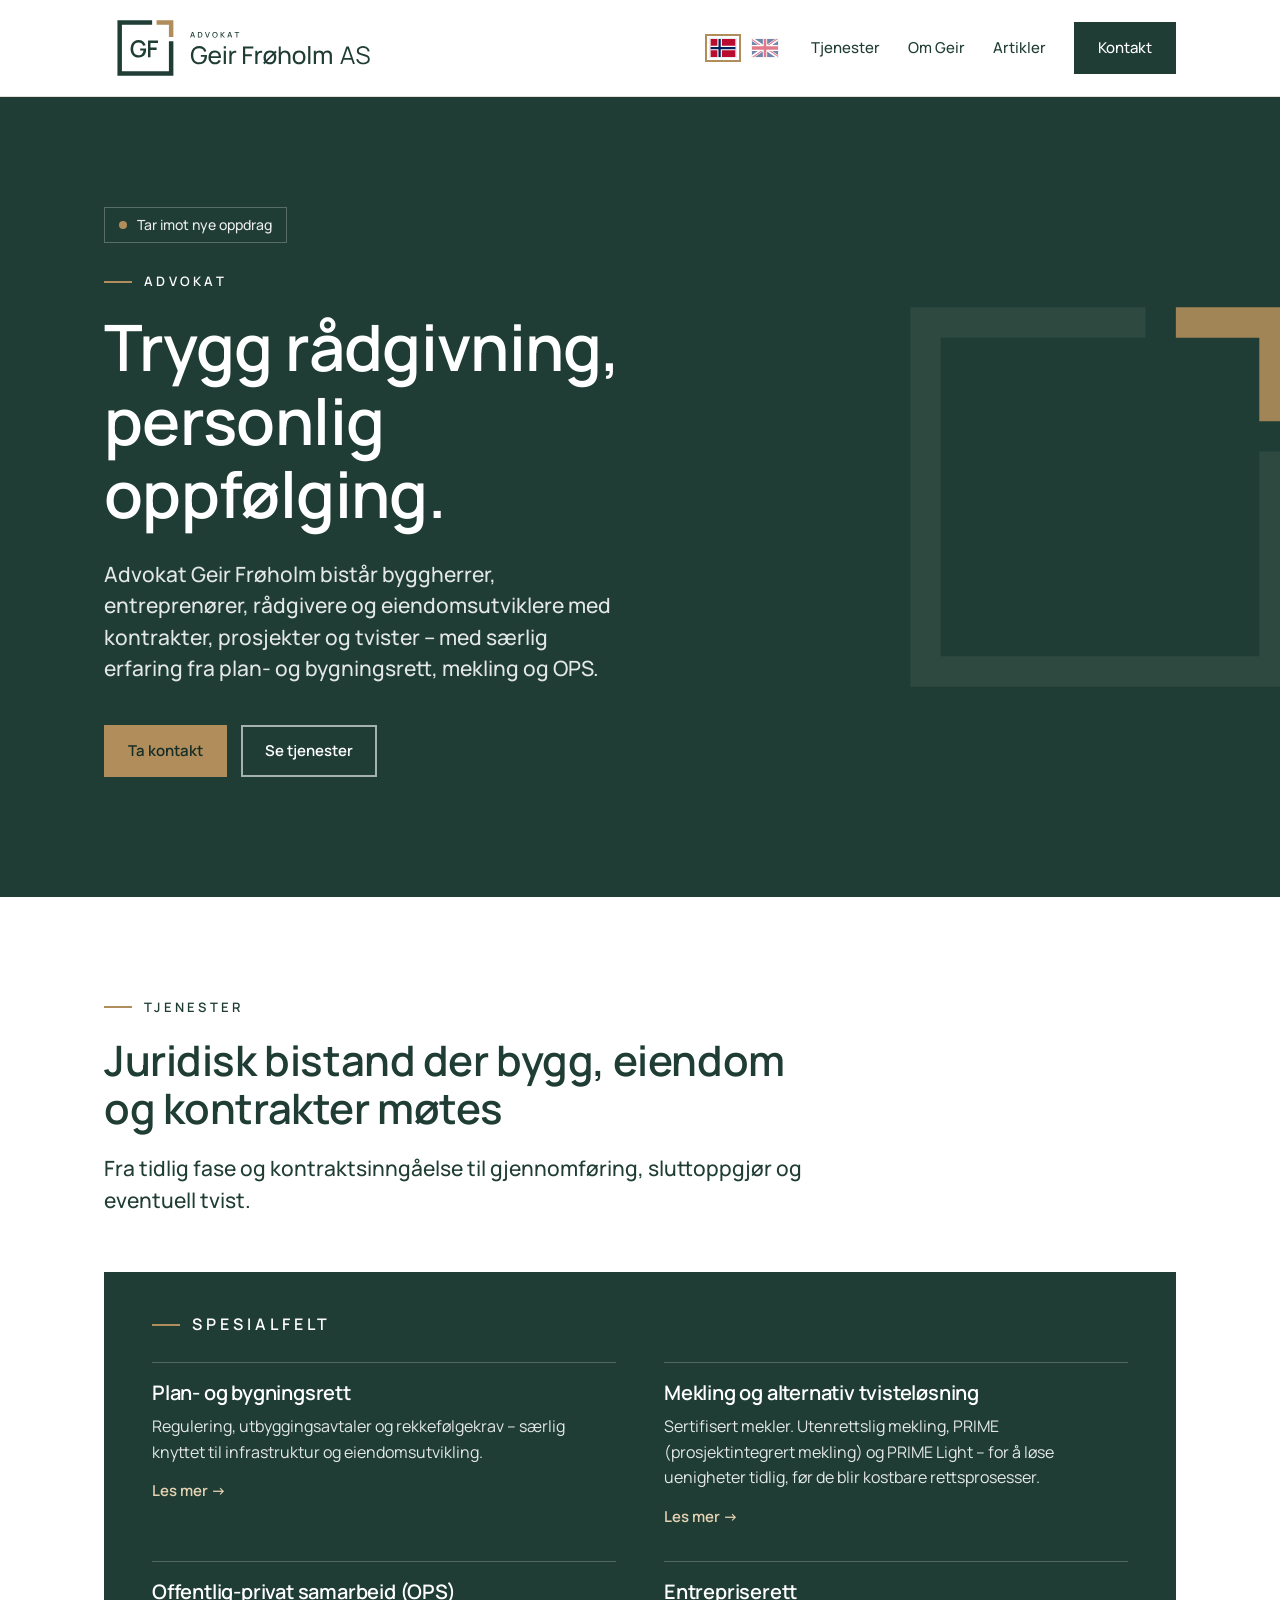
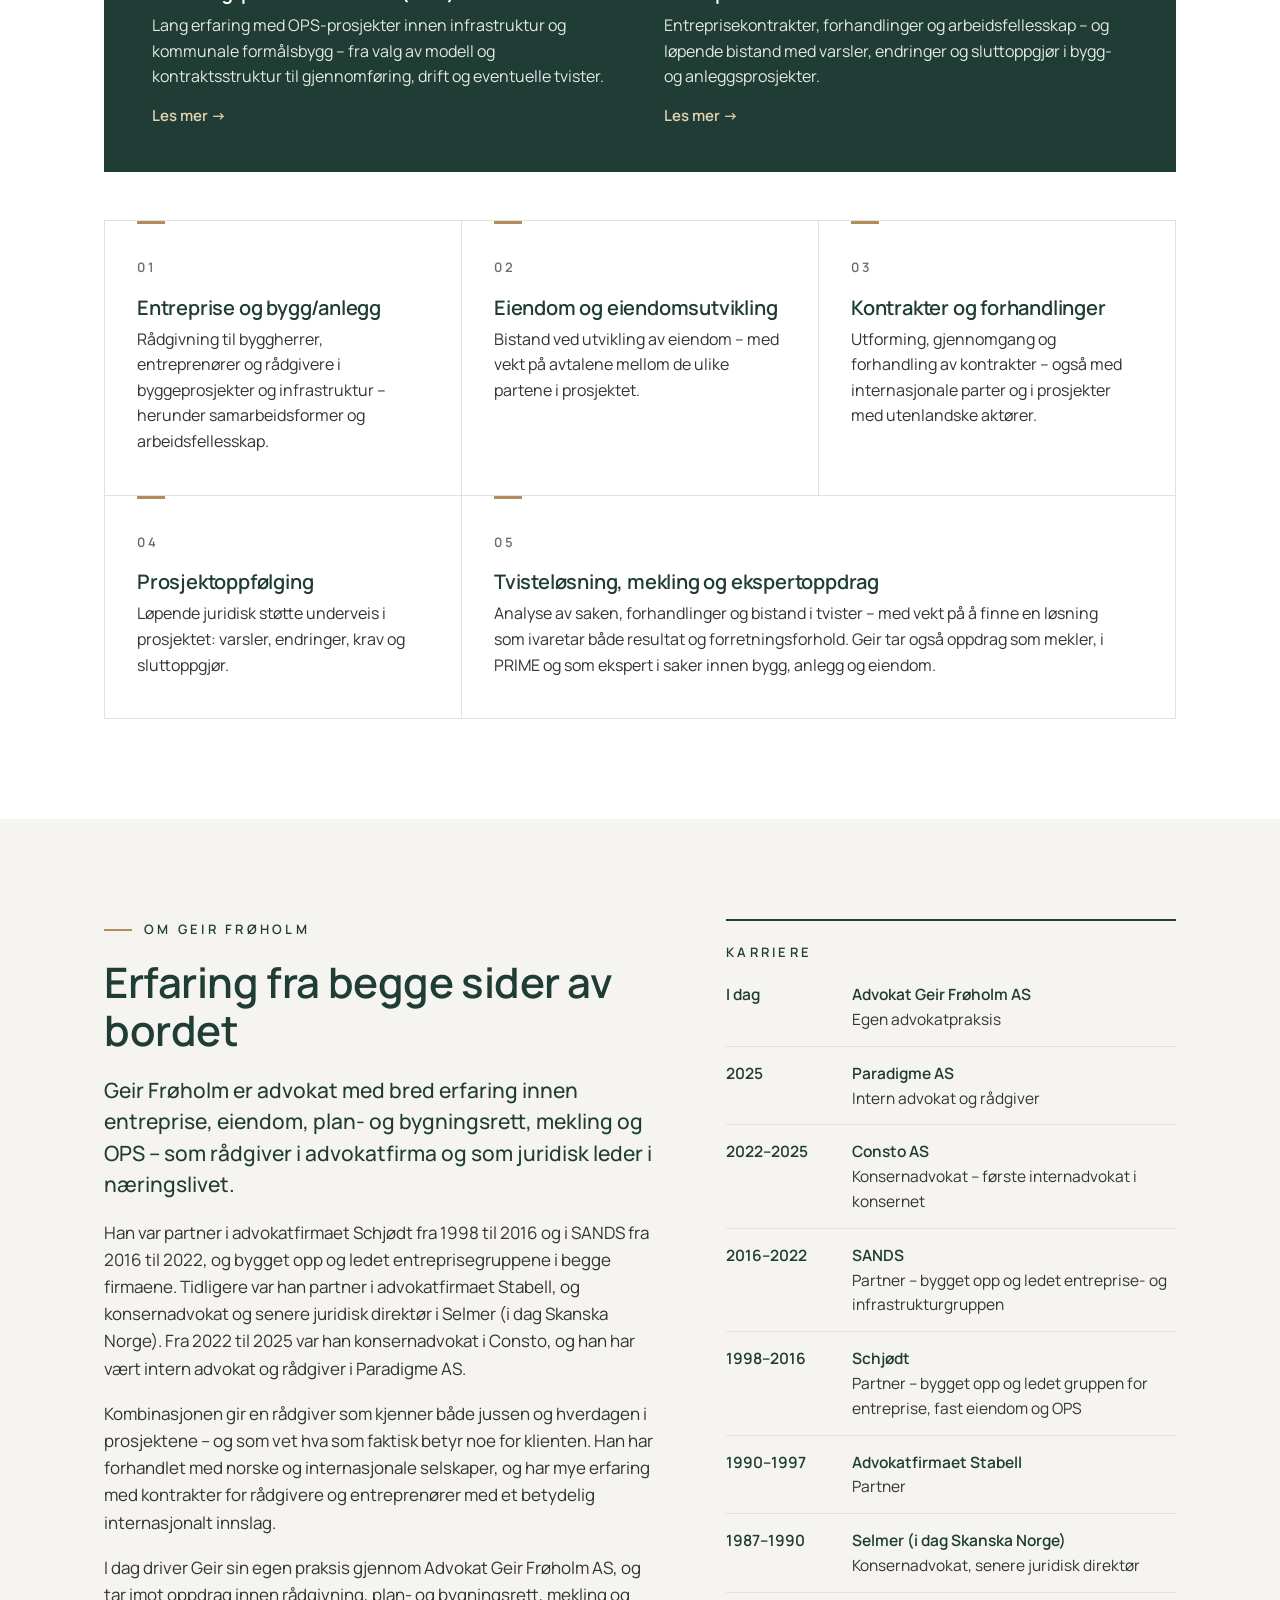
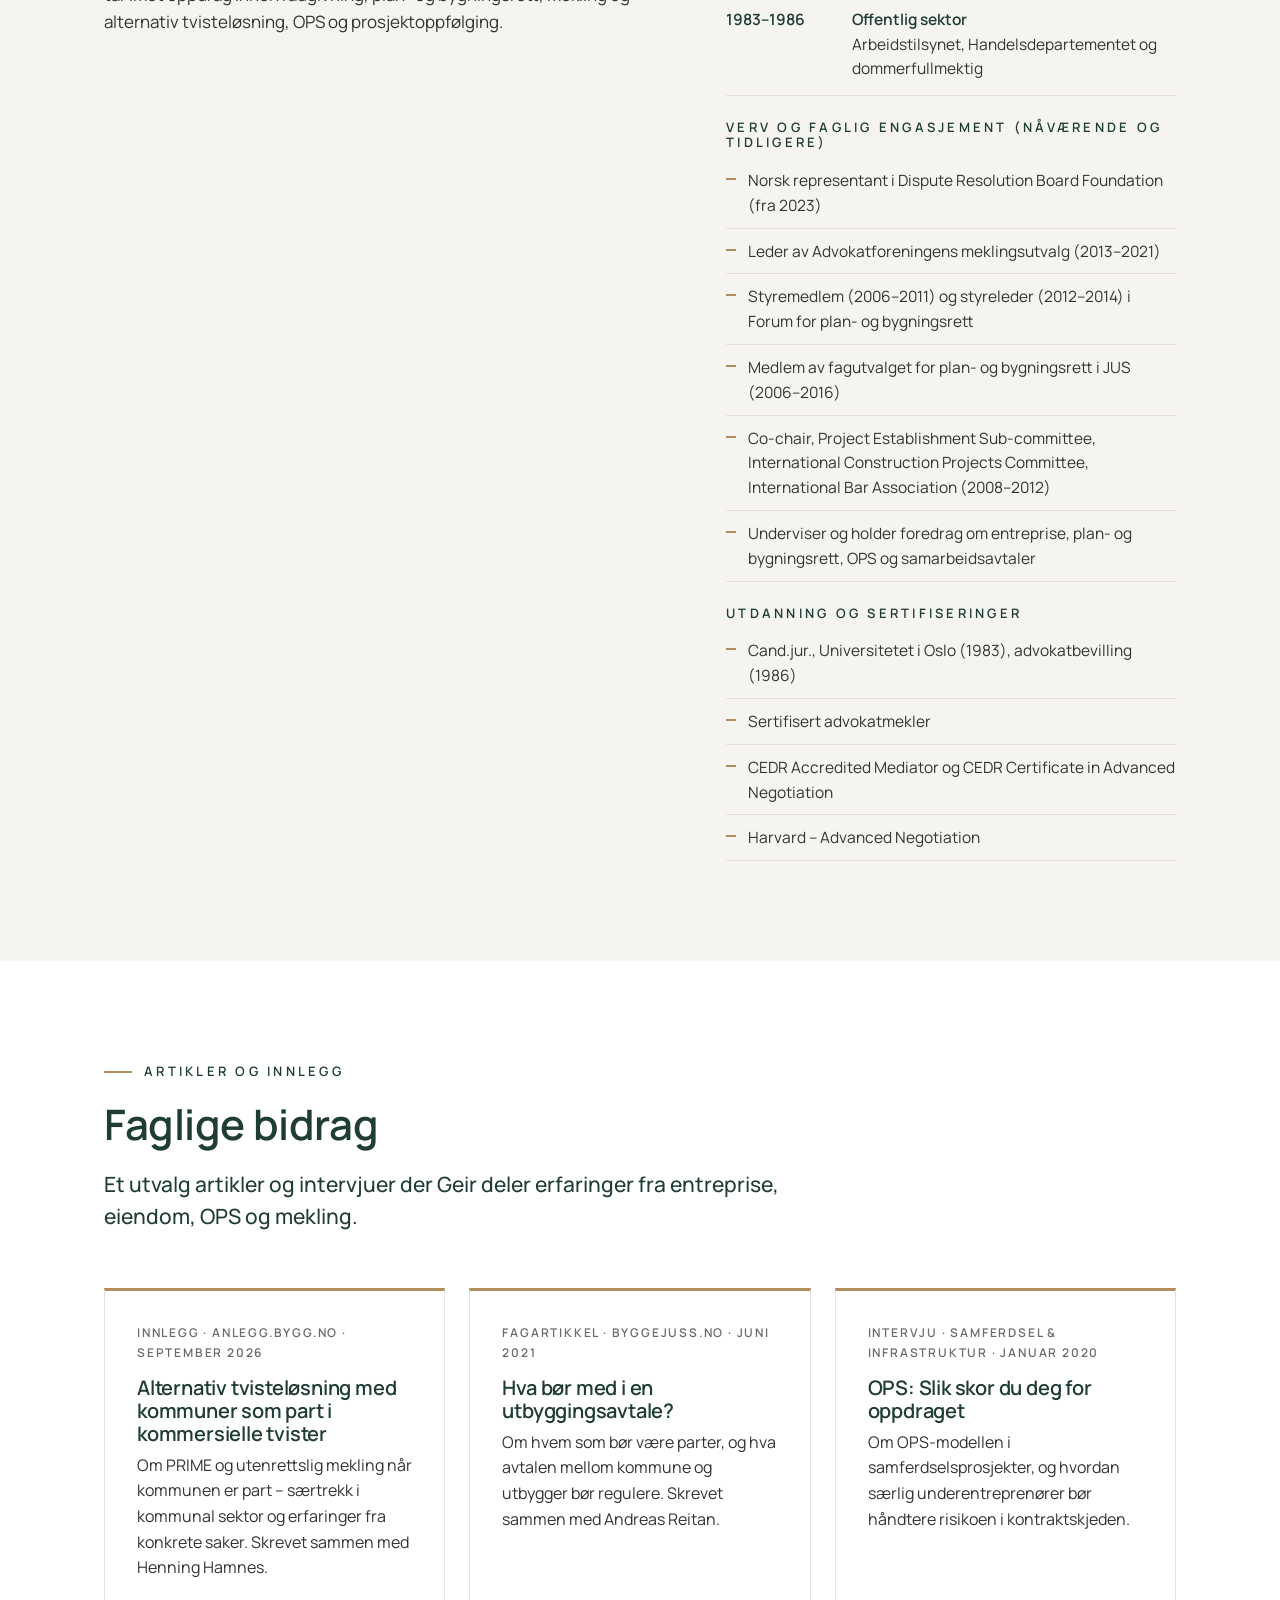
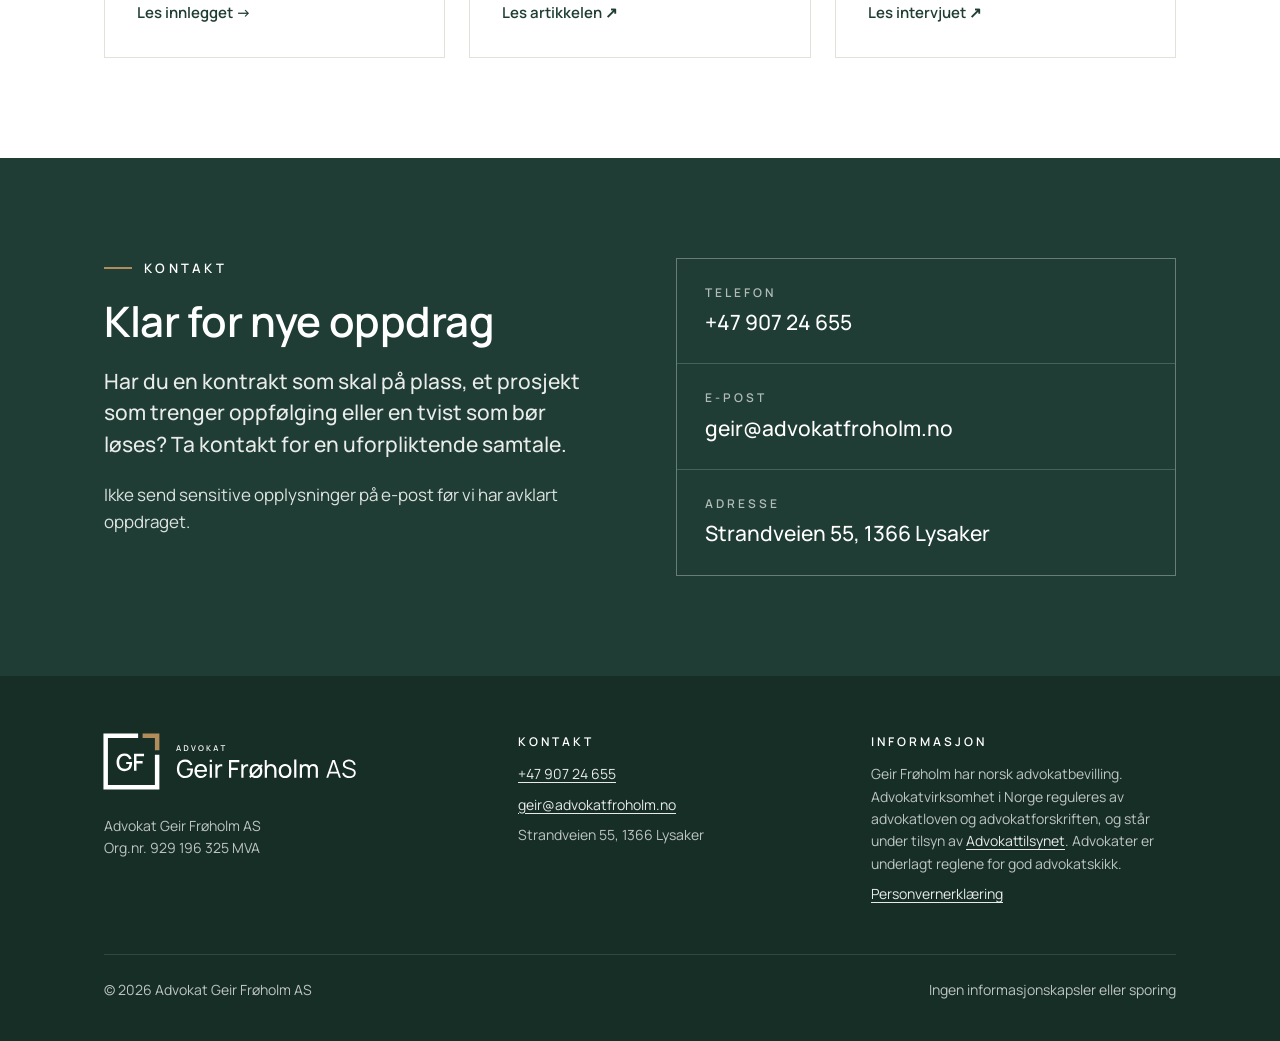
<file: index.html>
<!doctype html>
<html lang="nb">
<head>
<meta charset="utf-8">
<meta name="viewport" content="width=device-width, initial-scale=1">
<title>Advokat Geir Frøholm – plan- og bygningsrett og mekling, Lysaker</title>
<meta name="description" content="Advokat på Lysaker for byggherrer, entreprenører og utviklere: plan- og bygningsrett, mekling og alternativ tvisteløsning, OPS og kontrakter.">
<link rel="canonical" href="https://advokatfroholm.no/">
<meta property="og:type" content="website">
<meta property="og:title" content="Advokat Geir Frøholm AS">
<meta property="og:description" content="Trygg rådgivning, personlig oppfølging. Entreprise, eiendom og kontraktsrett.">
<meta property="og:url" content="https://advokatfroholm.no/">
<meta property="og:image" content="https://advokatfroholm.no/assets/og-image.png">
<meta property="og:locale" content="nb_NO">
<meta property="og:image:width" content="1200">
<meta property="og:image:height" content="630">
<meta property="og:image:alt" content="Advokat Geir Frøholm AS">
<meta property="og:site_name" content="Advokat Geir Frøholm AS">
<meta name="twitter:card" content="summary_large_image">
<meta property="og:locale:alternate" content="en_GB">
<meta name="theme-color" content="#1F3D34">
<link rel="icon" href="/favicon.ico" sizes="any">
<link rel="icon" href="/favicon.svg" type="image/svg+xml">
<link rel="apple-touch-icon" href="/apple-touch-icon.png">
<link rel="preload" href="/assets/manrope.woff2" as="font" type="font/woff2" crossorigin>
<link rel="alternate" hreflang="nb" href="https://advokatfroholm.no/">
<link rel="alternate" hreflang="en" href="https://advokatfroholm.no/en/">
<link rel="alternate" hreflang="x-default" href="https://advokatfroholm.no/">
<link rel="stylesheet" href="/assets/style.css">
<script type="application/ld+json">
{
  "@context": "https://schema.org",
  "@graph": [
    {
      "@type": "LegalService",
      "@id": "https://advokatfroholm.no/#firma",
      "name": "Advokat Geir Frøholm AS",
      "url": "https://advokatfroholm.no/",
      "logo": {
        "@type": "ImageObject",
        "url": "https://advokatfroholm.no/assets/icon-512.png",
        "width": 512,
        "height": 512
      },
      "image": "https://advokatfroholm.no/assets/og-image.png",
      "description": "Advokat for byggherrer, entreprenører, rådgivere, eiendomsutviklere og kommuner innen plan- og bygningsrett, mekling og alternativ tvisteløsning, OPS og entreprise.",
      "telephone": "+47 907 24 655",
      "email": "geir@advokatfroholm.no",
      "taxID": "929196325",
      "vatID": "NO929196325MVA",
      "areaServed": {
        "@type": "Country",
        "name": "Norge"
      },
      "address": {
        "@type": "PostalAddress",
        "streetAddress": "Strandveien 55",
        "postalCode": "1366",
        "addressLocality": "Lysaker",
        "addressRegion": "Akershus",
        "addressCountry": "NO"
      },
      "founder": {
        "@id": "https://advokatfroholm.no/#geir"
      },
      "knowsAbout": [
        "Plan- og bygningsrett",
        "Utbyggingsavtaler",
        "Rekkefølgekrav",
        "Mekling",
        "Prosjektintegrert mekling (PRIME)",
        "Alternativ tvisteløsning",
        "Offentlig-privat samarbeid (OPS)",
        "Entrepriserett",
        "Eiendomsrett",
        "Kontraktsrett"
      ],
      "hasOfferCatalog": {
        "@type": "OfferCatalog",
        "name": "Fagområder",
        "itemListElement": [
          {
            "@type": "Offer",
            "itemOffered": {
              "@type": "Service",
              "name": "Plan- og bygningsrett",
              "url": "https://advokatfroholm.no/plan-og-bygningsrett.html"
            }
          },
          {
            "@type": "Offer",
            "itemOffered": {
              "@type": "Service",
              "name": "Mekling og alternativ tvisteløsning",
              "url": "https://advokatfroholm.no/mekling.html"
            }
          },
          {
            "@type": "Offer",
            "itemOffered": {
              "@type": "Service",
              "name": "Offentlig-privat samarbeid (OPS)",
              "url": "https://advokatfroholm.no/ops.html"
            }
          },
          {
            "@type": "Offer",
            "itemOffered": {
              "@type": "Service",
              "name": "Entrepriserett",
              "url": "https://advokatfroholm.no/entrepriserett.html"
            }
          }
        ]
      }
    },
    {
      "@type": "Person",
      "@id": "https://advokatfroholm.no/#geir",
      "name": "Geir Frøholm",
      "jobTitle": "Advokat",
      "url": "https://advokatfroholm.no/#om",
      "worksFor": {
        "@id": "https://advokatfroholm.no/#firma"
      }
    },
    {
      "@type": "WebSite",
      "@id": "https://advokatfroholm.no/#nettsted",
      "url": "https://advokatfroholm.no/",
      "name": "Advokat Geir Frøholm",
      "alternateName": "Advokat Geir Frøholm AS",
      "inLanguage": [
        "nb",
        "en"
      ],
      "publisher": {
        "@id": "https://advokatfroholm.no/#firma"
      }
    }
  ]
}
</script>
</head>
<body>

<header class="topp">
  <div class="wrap">
    <a class="logo" href="/" aria-label="Advokat Geir Frøholm AS – til forsiden"><img class="hel" src="/assets/logo-farge.svg" alt="Advokat Geir Frøholm AS" width="500" height="148"><img class="symbol" src="/assets/symbol-farge.svg" alt="Advokat Geir Frøholm AS" width="116" height="116">
    </a>
    <nav class="meny" aria-label="Hovedmeny">
      <div class="sprak" role="group" aria-label="Språk / Language"><a href="/" hreflang="nb" lang="nb" title="Norsk" aria-label="Norsk" aria-current="true"><svg viewBox="0 0 22 16" aria-hidden="true"><rect width="22" height="16" fill="#BA0C2F"/><path d="M6 0h4v16H6zM0 6h22v4H0z" fill="#fff"/><path d="M7 0h2v16H7zM0 7h22v2H0z" fill="#00205B"/></svg></a><a href="/en/" hreflang="en" lang="en" title="English" aria-label="English"><svg viewBox="0 0 60 30" aria-hidden="true" preserveAspectRatio="none"><clipPath id="uk-t"><path d="M30 15h30v15zv15H0zH0V0zV0h30z"/></clipPath><path d="M0 0v30h60V0z" fill="#012169"/><path d="M0 0l60 30m0-30L0 30" stroke="#fff" stroke-width="6"/><path d="M0 0l60 30m0-30L0 30" clip-path="url(#uk-t)" stroke="#C8102E" stroke-width="4"/><path d="M30 0v30M0 15h60" stroke="#fff" stroke-width="10"/><path d="M30 0v30M0 15h60" stroke="#C8102E" stroke-width="6"/></svg></a></div>
      <div class="meny-lenker" id="meny-lenker">
        <a href="#tjenester">Tjenester</a>
        <a href="#om">Om Geir</a>
        <a href="#artikler">Artikler</a>
      </div>
      <a class="knapp" href="#kontakt">Kontakt</a>
      <button class="meny-knapp" type="button" aria-label="Meny" aria-expanded="false" aria-controls="meny-lenker"><svg viewBox="0 0 24 24" width="24" height="24" aria-hidden="true"><path d="M3 6h18M3 12h18M3 18h18" fill="none" stroke="currentColor" stroke-width="2"/></svg></button>
    </nav>
  </div>
</header>

<main>

<section class="hero">
  <svg class="hero-hjorne" viewBox="-8 -8 116 116" aria-hidden="true">
    <path d="M0 0H62V8H8V92H92V38H100V100H0Z" fill="#FFFFFF" fill-opacity=".07"/>
    <path d="M70 0H100V30H92V8H70Z" fill="#B08D5B"/>
  </svg>
  <div class="wrap">
    <span class="status"><i></i>Tar imot nye oppdrag</span>
    <p class="etikett">Advokat</p>
    <h1>Trygg rådgivning, personlig oppfølging.</h1>
    <p class="ingress">Advokat Geir Frøholm bistår byggherrer, entreprenører, rådgivere og eiendomsutviklere med kontrakter, prosjekter og tvister – med særlig erfaring fra plan- og bygningsrett, mekling og OPS.</p>
    <div class="knapper">
      <a class="knapp messing" href="#kontakt">Ta kontakt</a>
      <a class="knapp lys" href="#tjenester">Se tjenester</a>
    </div>
  </div>
</section>

<section id="tjenester">
  <div class="wrap">
    <div class="hode">
      <p class="etikett">Tjenester</p>
      <h2>Juridisk bistand der bygg, eiendom og kontrakter møtes</h2>
      <p class="ingress">Fra tidlig fase og kontraktsinngåelse til gjennomføring, sluttoppgjør og eventuell tvist.</p>
    </div>
    <div class="spesial">
      <p class="etikett">Spesialfelt</p>
      <div class="spesial-grid">
        <div>
          <h3><a href="/plan-og-bygningsrett.html">Plan- og bygningsrett</a></h3>
          <p>Regulering, utbyggingsavtaler og rekkefølgekrav – særlig knyttet til infrastruktur og eiendomsutvikling.</p>
          <a class="les-mer" href="/plan-og-bygningsrett.html">Les mer →</a>
        </div>
        <div>
          <h3><a href="/mekling.html">Mekling og alternativ tvisteløsning</a></h3>
          <p>Sertifisert mekler. Utenrettslig mekling, PRIME (prosjektintegrert mekling) og PRIME Light – for å løse uenigheter tidlig, før de blir kostbare rettsprosesser.</p>
          <a class="les-mer" href="/mekling.html">Les mer →</a>
        </div>
        <div>
          <h3><a href="/ops.html">Offentlig-privat samarbeid (OPS)</a></h3>
          <p>Lang erfaring med OPS-prosjekter innen infrastruktur og kommunale formålsbygg – fra valg av modell og kontraktsstruktur til gjennomføring, drift og eventuelle tvister.</p>
          <a class="les-mer" href="/ops.html">Les mer →</a>
        </div>
        <div>
          <h3><a href="/entrepriserett.html">Entrepriserett</a></h3>
          <p>Entreprisekontrakter, forhandlinger og arbeidsfellesskap – og løpende bistand med varsler, endringer og sluttoppgjør i bygg- og anleggsprosjekter.</p>
          <a class="les-mer" href="/entrepriserett.html">Les mer →</a>
        </div>
      </div>
    </div>
    <div class="tjenester">
      <article class="tjeneste">
        <span class="nr">01</span>
        <h3>Entreprise og bygg/anlegg</h3>
        <p>Rådgivning til byggherrer, entreprenører og rådgivere i byggeprosjekter og infrastruktur – herunder samarbeidsformer og arbeidsfellesskap.</p>
      </article>
      <article class="tjeneste">
        <span class="nr">02</span>
        <h3>Eiendom og eiendomsutvikling</h3>
        <p>Bistand ved utvikling av eiendom – med vekt på avtalene mellom de ulike partene i prosjektet.</p>
      </article>
      <article class="tjeneste">
        <span class="nr">03</span>
        <h3>Kontrakter og forhandlinger</h3>
        <p>Utforming, gjennomgang og forhandling av kontrakter – også med internasjonale parter og i prosjekter med utenlandske aktører.</p>
      </article>
      <article class="tjeneste">
        <span class="nr">04</span>
        <h3>Prosjektoppfølging</h3>
        <p>Løpende juridisk støtte underveis i prosjektet: varsler, endringer, krav og sluttoppgjør.</p>
      </article>
      <article class="tjeneste">
        <span class="nr">05</span>
        <h3>Tvisteløsning, mekling og ekspertoppdrag</h3>
        <p>Analyse av saken, forhandlinger og bistand i tvister – med vekt på å finne en løsning som ivaretar både resultat og forretningsforhold. Geir tar også oppdrag som mekler, i PRIME og som ekspert i saker innen bygg, anlegg og eiendom.</p>
      </article>
    </div>
  </div>
</section>

<section id="om" class="lys-bg">
  <div class="wrap om">
    <div>
      <p class="etikett">Om Geir Frøholm</p>
      <h2>Erfaring fra begge sider av bordet</h2>
      <p class="ingress">Geir Frøholm er advokat med bred erfaring innen entreprise, eiendom, plan- og bygningsrett, mekling og OPS – som rådgiver i advokatfirma og som juridisk leder i næringslivet.</p>
      <p>Han var partner i advokatfirmaet Schjødt fra 1998 til 2016 og i SANDS fra 2016 til 2022, og bygget opp og ledet entreprisegruppene i begge firmaene. Tidligere var han partner i advokatfirmaet Stabell, og konsernadvokat og senere juridisk direktør i Selmer (i dag Skanska Norge). Fra 2022 til 2025 var han konsernadvokat i Consto, og han har vært intern advokat og rådgiver i Paradigme AS.</p>
      <p>Kombinasjonen gir en rådgiver som kjenner både jussen og hverdagen i prosjektene – og som vet hva som faktisk betyr noe for klienten. Han har forhandlet med norske og internasjonale selskaper, og har mye erfaring med kontrakter for rådgivere og entreprenører med et betydelig internasjonalt innslag.</p>
      <p>I dag driver Geir sin egen praksis gjennom Advokat Geir Frøholm AS, og tar imot oppdrag innen rådgivning, plan- og bygningsrett, mekling og alternativ tvisteløsning, OPS og prosjektoppfølging.</p>
    </div>
    <aside class="fakta" aria-label="Karriere og verv">
      <h3>Karriere</h3>
      <ul class="tidslinje">
        <li><span class="aar">I dag</span><span><b>Advokat Geir Frøholm AS</b>Egen advokatpraksis</span></li>
        <li><span class="aar">2025</span><span><b>Paradigme AS</b>Intern advokat og rådgiver</span></li>
        <li><span class="aar">2022–2025</span><span><b>Consto AS</b>Konsernadvokat – første internadvokat i konsernet</span></li>
        <li><span class="aar">2016–2022</span><span><b>SANDS</b>Partner – bygget opp og ledet entreprise- og infrastrukturgruppen</span></li>
        <li><span class="aar">1998–2016</span><span><b>Schjødt</b>Partner – bygget opp og ledet gruppen for entreprise, fast eiendom og OPS</span></li>
        <li><span class="aar">1990–1997</span><span><b>Advokatfirmaet Stabell</b>Partner</span></li>
        <li><span class="aar">1987–1990</span><span><b>Selmer (i dag Skanska Norge)</b>Konsernadvokat, senere juridisk direktør</span></li>
        <li><span class="aar">1983–1986</span><span><b>Offentlig sektor</b>Arbeidstilsynet, Handelsdepartementet og dommerfullmektig</span></li>
      </ul>
      <h3>Verv og faglig engasjement (nåværende og tidligere)</h3>
      <ul class="verv">
        <li>Norsk representant i Dispute Resolution Board Foundation (fra 2023)</li>
        <li>Leder av Advokatforeningens meklingsutvalg (2013–2021)</li>
        <li>Styremedlem (2006–2011) og styreleder (2012–2014) i Forum for plan- og bygningsrett</li>
        <li>Medlem av fagutvalget for plan- og bygningsrett i JUS (2006–2016)</li>
        <li>Co-chair, Project Establishment Sub-committee, International Construction Projects Committee, International Bar Association (2008–2012)</li>
        <li>Underviser og holder foredrag om entreprise, plan- og bygningsrett, OPS og samarbeidsavtaler</li>
      </ul>
      <h3>Utdanning og sertifiseringer</h3>
      <ul class="verv">
        <li>Cand.jur., Universitetet i Oslo (1983), advokatbevilling (1986)</li>
        <li>Sertifisert advokatmekler</li>
        <li>CEDR Accredited Mediator og CEDR Certificate in Advanced Negotiation</li>
        <li>Harvard – Advanced Negotiation</li>
      </ul>
    </aside>
  </div>
</section>


<section id="artikler">
  <div class="wrap">
    <div class="hode">
      <p class="etikett">Artikler og innlegg</p>
      <h2>Faglige bidrag</h2>
      <p class="ingress">Et utvalg artikler og intervjuer der Geir deler erfaringer fra entreprise, eiendom, OPS og mekling.</p>
    </div>
    <div class="artikler">
      <a class="artikkel" href="/artikler/alternativ-tvistelosning-kommuner.html">
        <span class="meta">Innlegg · anlegg.bygg.no · September 2026</span>
        <h3>Alternativ tvisteløsning med kommuner som part i kommersielle tvister</h3>
        <p>Om PRIME og utenrettslig mekling når kommunen er part – særtrekk i kommunal sektor og erfaringer fra konkrete saker. Skrevet sammen med Henning Hamnes.</p>
        <span class="les">Les innlegget →</span>
      </a>
      <a class="artikkel" href="https://byggejuss.no/hva-bor-med-i-en-utbyggingsavtale/" target="_blank" rel="noopener">
        <span class="meta">Fagartikkel · byggejuss.no · Juni 2021</span>
        <h3>Hva bør med i en utbyggingsavtale?</h3>
        <p>Om hvem som bør være parter, og hva avtalen mellom kommune og utbygger bør regulere. Skrevet sammen med Andreas Reitan.</p>
        <span class="les">Les artikkelen ↗</span>
      </a>
      <a class="artikkel" href="https://www.samferdselinfra.no/ops-slik-skor-du-deg-for-oppdraget/" target="_blank" rel="noopener">
        <span class="meta">Intervju · Samferdsel &amp; Infrastruktur · Januar 2020</span>
        <h3>OPS: Slik skor du deg for oppdraget</h3>
        <p>Om OPS-modellen i samferdselsprosjekter, og hvordan særlig underentreprenører bør håndtere risikoen i kontraktskjeden.</p>
        <span class="les">Les intervjuet ↗</span>
      </a>
    </div>
  </div>
</section>

<section id="kontakt" class="kontakt">
  <div class="wrap kontakt-grid">
    <div>
      <p class="etikett">Kontakt</p>
      <h2>Klar for nye oppdrag</h2>
      <p class="ingress" style="color:rgba(255,255,255,.9)">Har du en kontrakt som skal på plass, et prosjekt som trenger oppfølging eller en tvist som bør løses? Ta kontakt for en uforpliktende samtale.</p>
      <p>Ikke send sensitive opplysninger på e-post før vi har avklart oppdraget.</p>
    </div>
    <div class="kanaler">
      <a class="kanal" href="tel:+4790724655"><small>Telefon</small><span>+47 907 24 655</span></a>
      <a class="kanal" href="mailto:geir@advokatfroholm.no"><small>E-post</small><span>geir@advokatfroholm.no</span></a>
      <div class="kanal"><small>Adresse</small><span>Strandveien 55, 1366 Lysaker</span></div>
    </div>
  </div>
</section>

</main>

<footer class="bunn">
  <div class="wrap">
    <div class="bunn-grid">
      <div>
        <img src="/assets/logo-negativ.svg" alt="Advokat Geir Frøholm AS" width="500" height="148" loading="lazy">
        <p>Advokat Geir Frøholm AS<br>Org.nr. 929 196 325 MVA</p>
      </div>
      <div>
        <p class="bunn-tittel">Kontakt</p>
        <p><a href="tel:+4790724655">+47 907 24 655</a></p>
        <p><a href="mailto:geir@advokatfroholm.no">geir@advokatfroholm.no</a></p>
        <p>Strandveien 55, 1366 Lysaker</p>
      </div>
      <div>
        <p class="bunn-tittel">Informasjon</p>
        <p>Geir Frøholm har norsk advokatbevilling. Advokatvirksomhet i Norge reguleres av advokatloven og advokatforskriften, og står under tilsyn av <a href="https://tilsynet.no" rel="noopener">Advokattilsynet</a>. Advokater er underlagt reglene for god advokatskikk.</p>
        <p><a href="/personvern.html">Personvernerklæring</a></p>
      </div>
    </div>
    <div class="smaa">
      <span>© <span id="aar">2026</span> Advokat Geir Frøholm AS</span>
      <span>Ingen informasjonskapsler eller sporing</span>
    </div>
  </div>
</footer>

<script>document.getElementById("aar").textContent = new Date().getFullYear();</script>
<script>
(function () {
  var topp = document.querySelector(".topp"), knapp = document.querySelector(".meny-knapp");
  if (!topp || !knapp) return;
  function sett(aapen) { topp.classList.toggle("aapen", aapen); knapp.setAttribute("aria-expanded", aapen ? "true" : "false"); }
  knapp.addEventListener("click", function () { sett(!topp.classList.contains("aapen")); });
  document.getElementById("meny-lenker").addEventListener("click", function (e) { if (e.target.closest("a")) sett(false); });
  document.addEventListener("keydown", function (e) { if (e.key === "Escape" && topp.classList.contains("aapen")) { sett(false); knapp.focus(); } });
})();
</script>
</body>
</html>
</file>
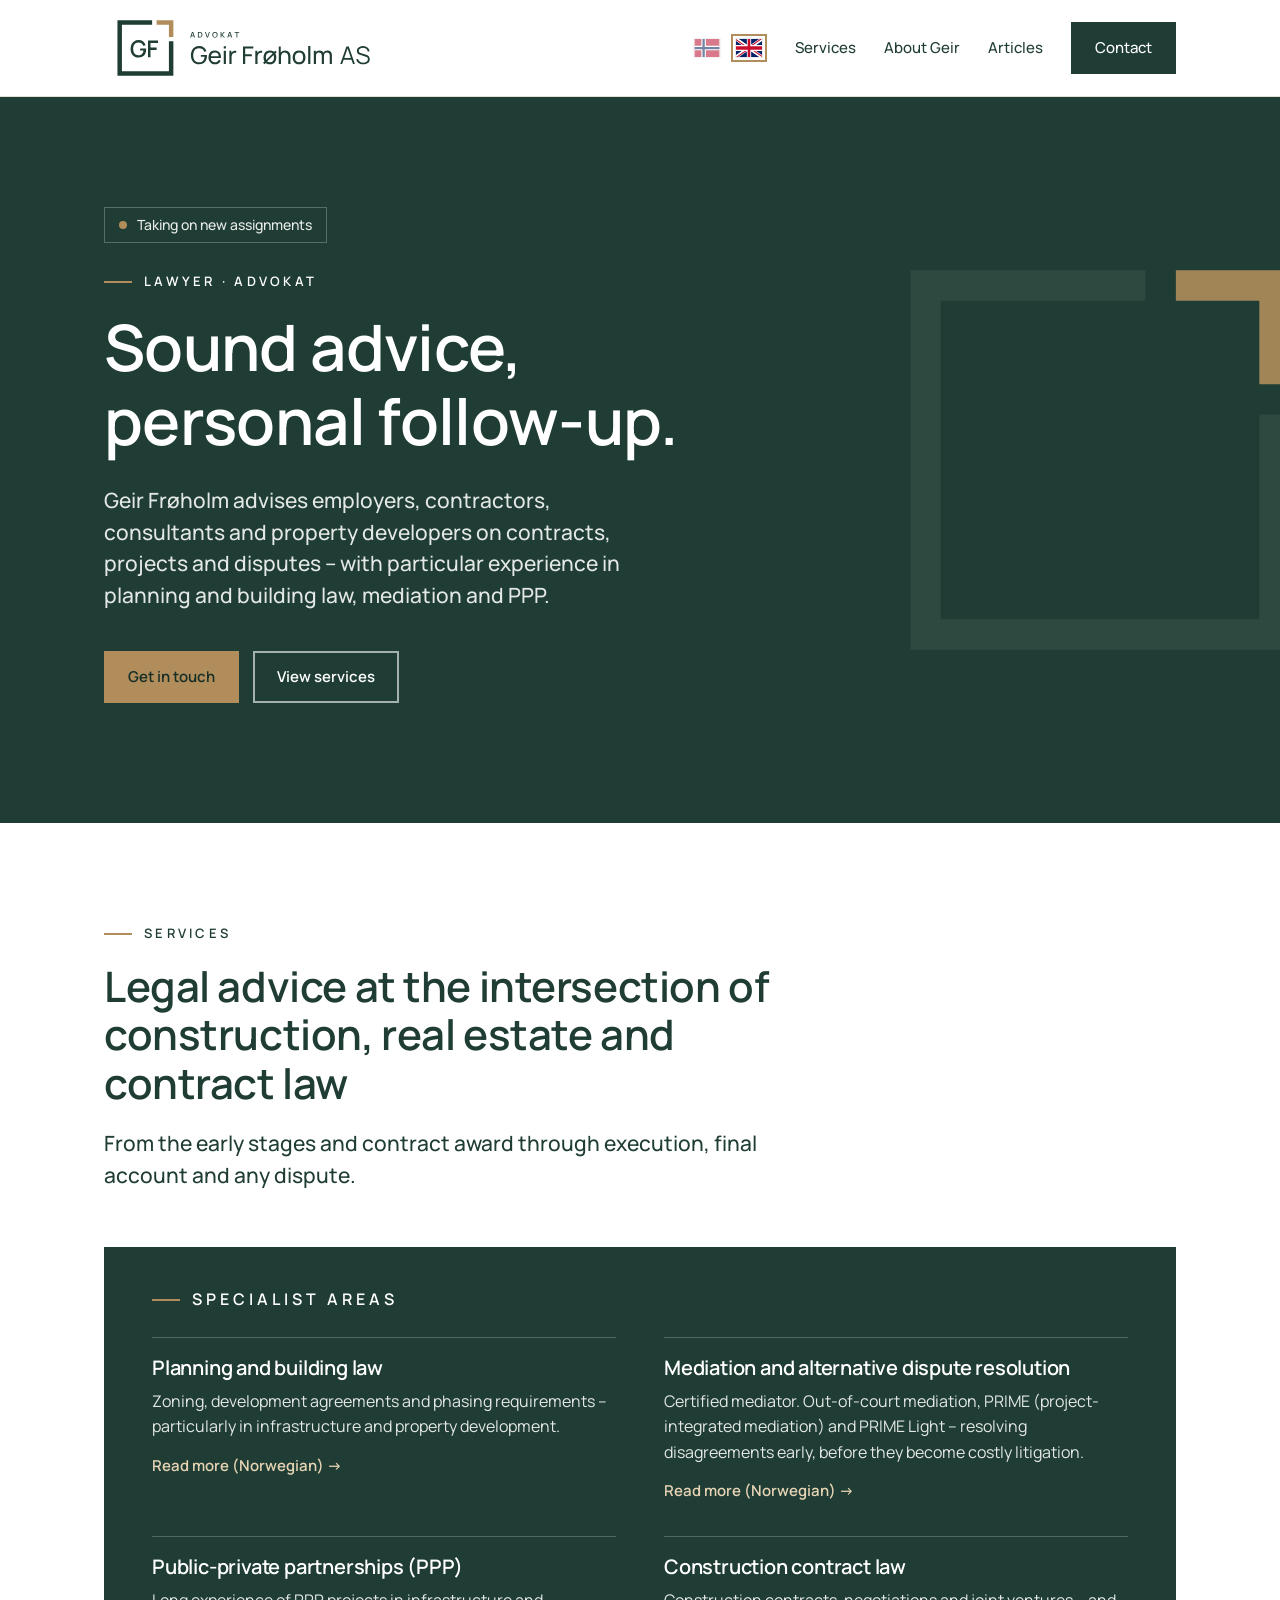
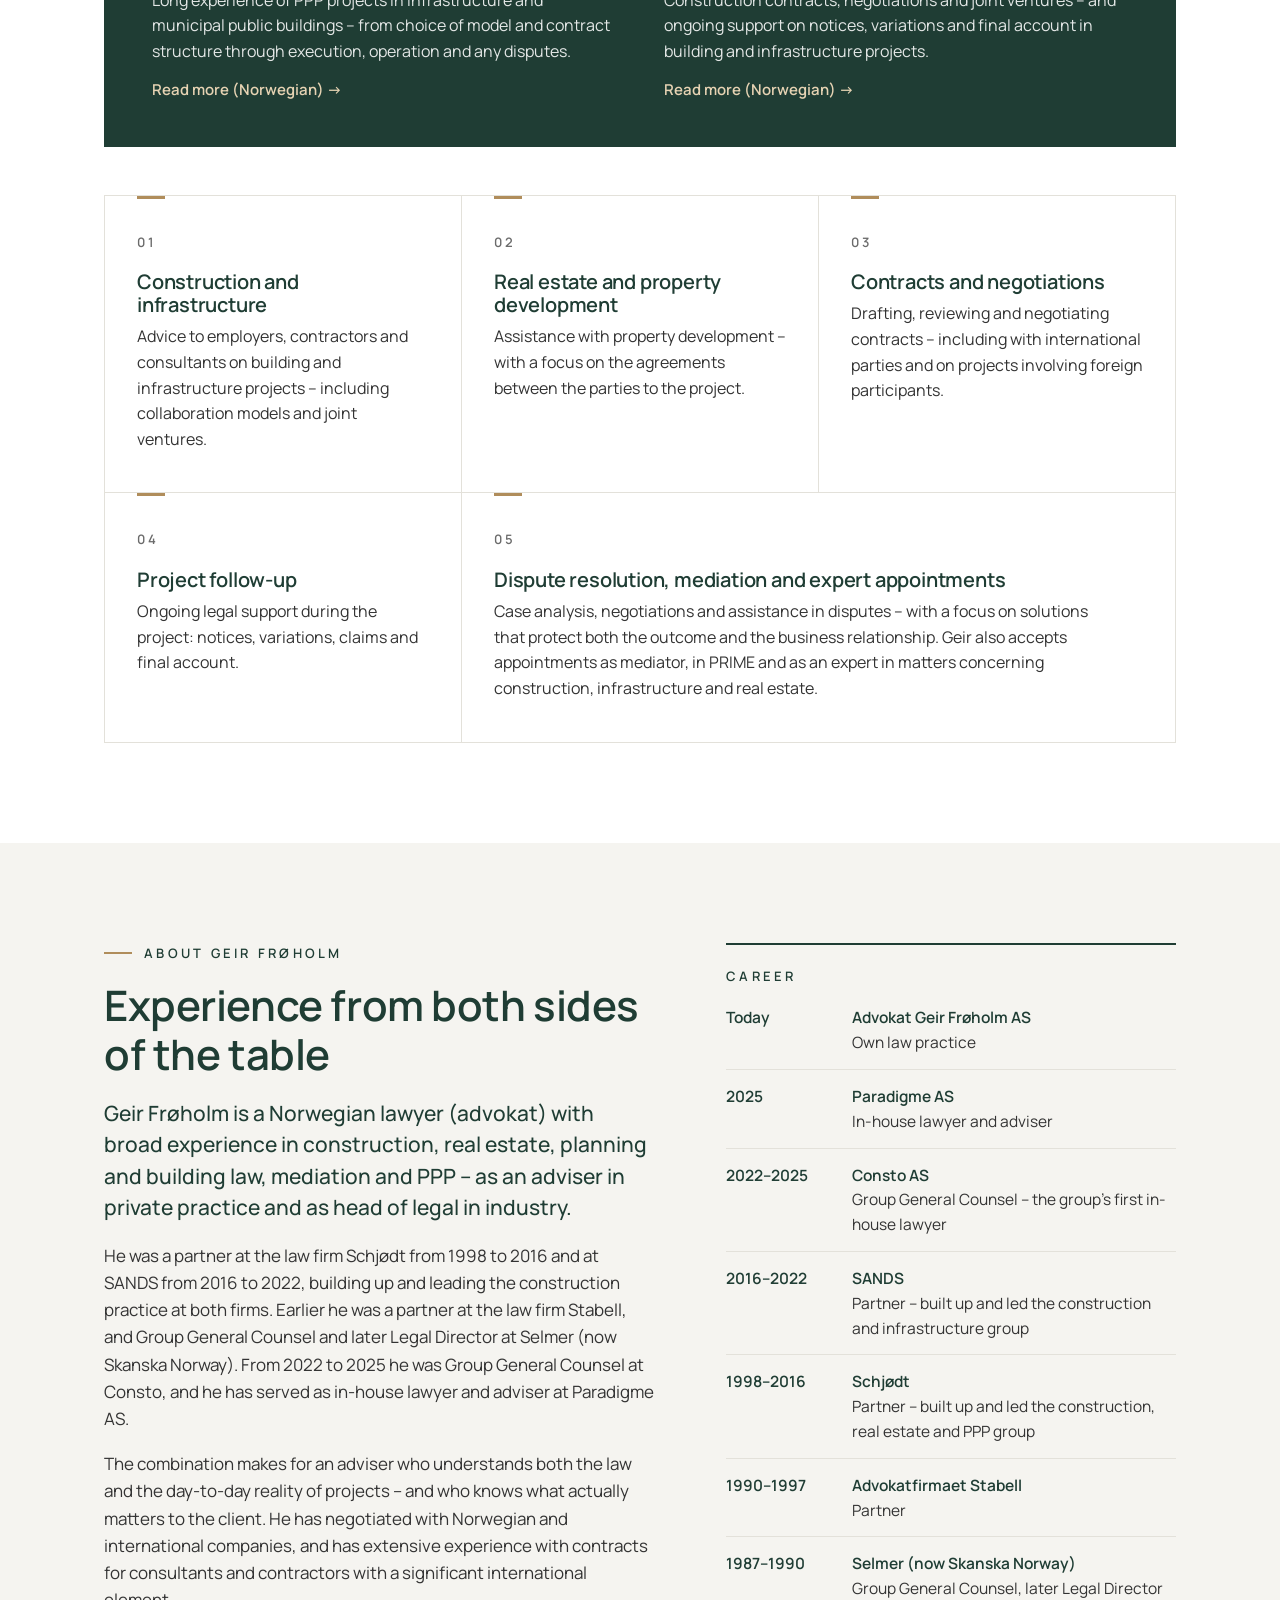
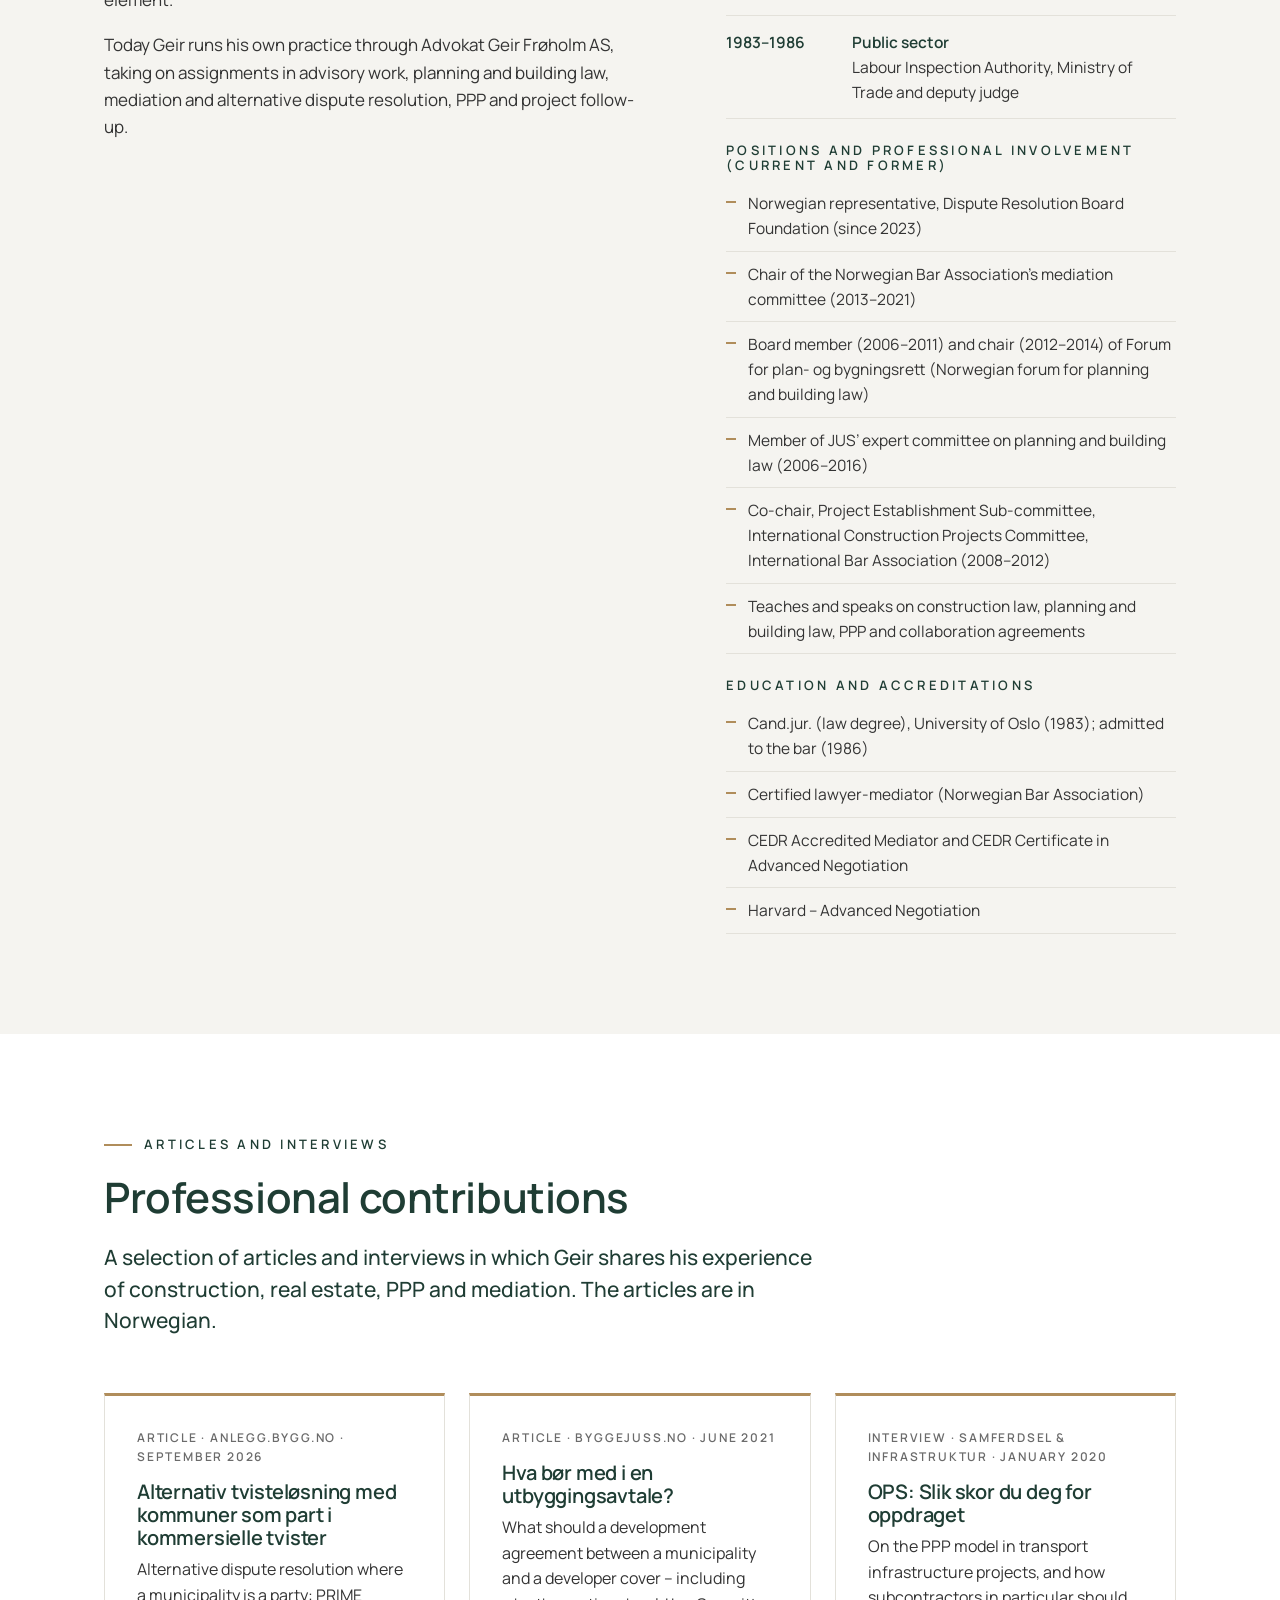
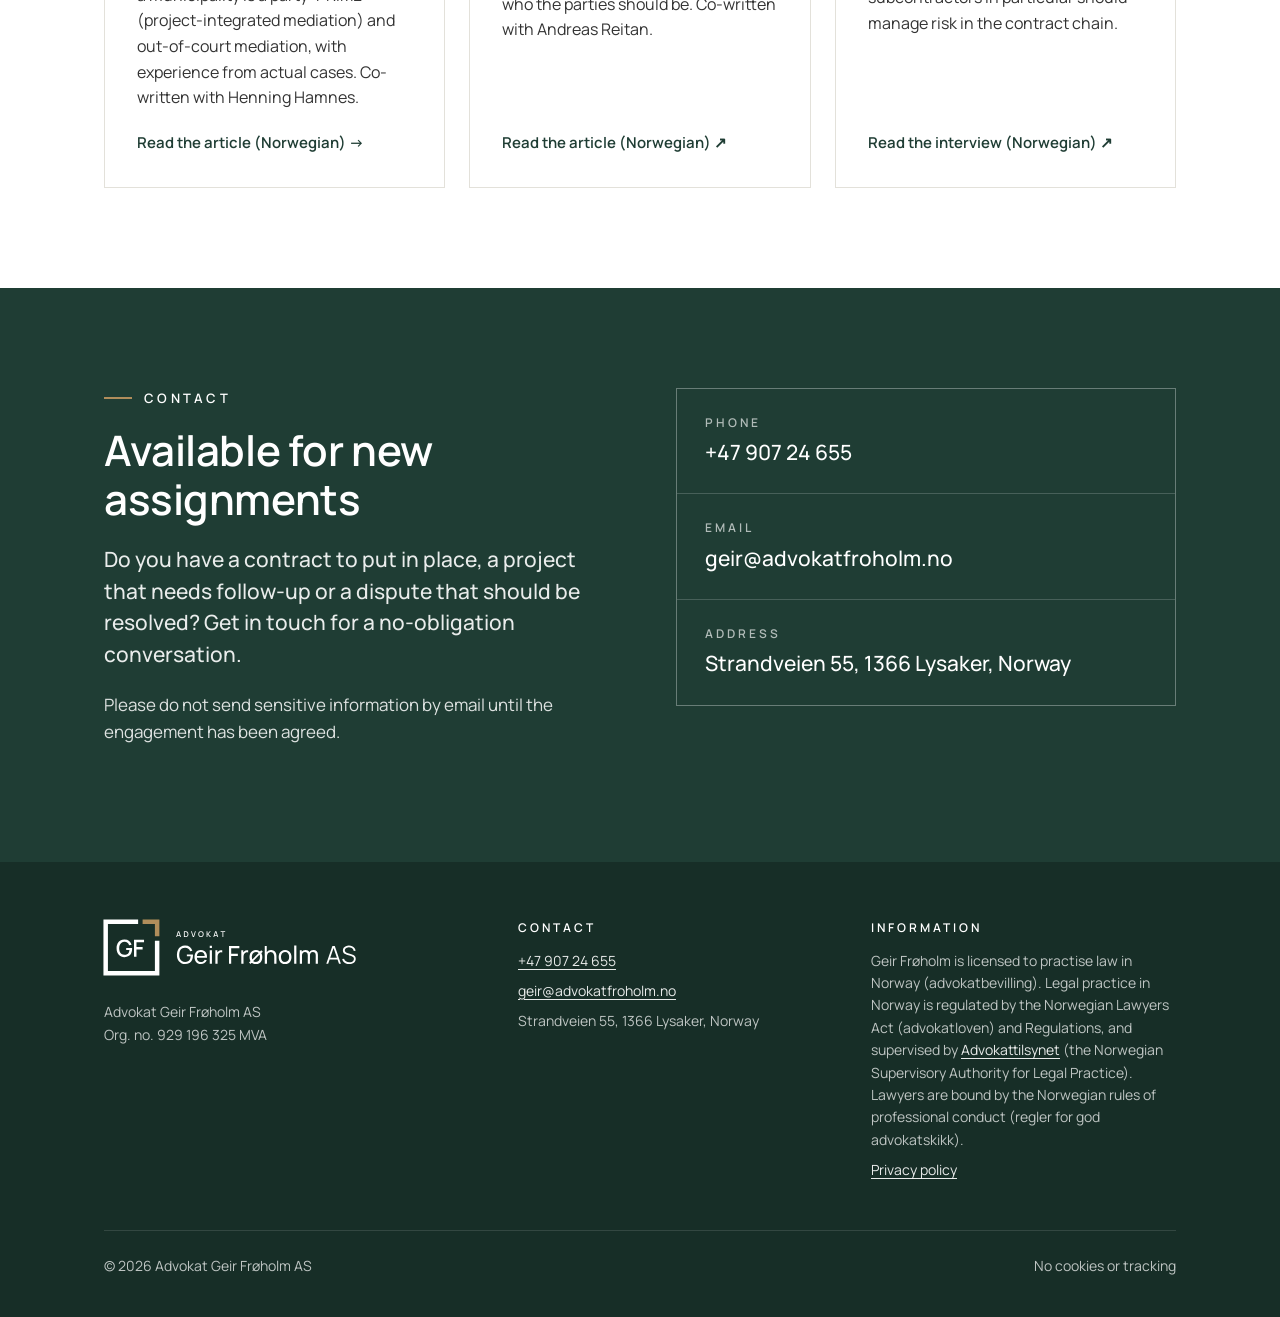
<file: en/index.html>
<!doctype html>
<html lang="en">
<head>
<meta charset="utf-8">
<meta name="viewport" content="width=device-width, initial-scale=1">
<title>Advokat Geir Frøholm – planning law and mediation, Lysaker</title>
<meta name="description" content="Norwegian lawyer near Oslo advising on planning and building law, mediation and ADR, public-private partnerships (PPP) and construction contracts.">
<link rel="canonical" href="https://advokatfroholm.no/en/">
<meta property="og:type" content="website">
<meta property="og:title" content="Advokat Geir Frøholm AS">
<meta property="og:description" content="Sound advice, personal follow-up. Construction, real estate and contract law.">
<meta property="og:url" content="https://advokatfroholm.no/en/">
<meta property="og:image" content="https://advokatfroholm.no/assets/og-image.png">
<meta property="og:locale" content="en_GB">
<meta property="og:image:width" content="1200">
<meta property="og:image:height" content="630">
<meta property="og:image:alt" content="Advokat Geir Frøholm AS">
<meta property="og:site_name" content="Advokat Geir Frøholm AS">
<meta name="twitter:card" content="summary_large_image">
<meta property="og:locale:alternate" content="nb_NO">
<meta name="theme-color" content="#1F3D34">
<link rel="icon" href="/favicon.ico" sizes="any">
<link rel="icon" href="/favicon.svg" type="image/svg+xml">
<link rel="apple-touch-icon" href="/apple-touch-icon.png">
<link rel="preload" href="/assets/manrope.woff2" as="font" type="font/woff2" crossorigin>
<link rel="alternate" hreflang="nb" href="https://advokatfroholm.no/">
<link rel="alternate" hreflang="en" href="https://advokatfroholm.no/en/">
<link rel="alternate" hreflang="x-default" href="https://advokatfroholm.no/">
<link rel="stylesheet" href="/assets/style.css">
<script type="application/ld+json">
{
  "@context": "https://schema.org",
  "@graph": [
    {
      "@type": "LegalService",
      "@id": "https://advokatfroholm.no/#firma",
      "name": "Advokat Geir Frøholm AS",
      "url": "https://advokatfroholm.no/",
      "logo": {
        "@type": "ImageObject",
        "url": "https://advokatfroholm.no/assets/icon-512.png",
        "width": 512,
        "height": 512
      },
      "image": "https://advokatfroholm.no/assets/og-image.png",
      "description": "Norwegian lawyer advising on planning and building law, mediation and alternative dispute resolution, public-private partnerships (PPP) and construction.",
      "telephone": "+47 907 24 655",
      "email": "geir@advokatfroholm.no",
      "taxID": "929196325",
      "vatID": "NO929196325MVA",
      "areaServed": {
        "@type": "Country",
        "name": "Norway"
      },
      "address": {
        "@type": "PostalAddress",
        "streetAddress": "Strandveien 55",
        "postalCode": "1366",
        "addressLocality": "Lysaker",
        "addressRegion": "Akershus",
        "addressCountry": "NO"
      },
      "founder": {
        "@id": "https://advokatfroholm.no/#geir"
      },
      "knowsAbout": [
        "Planning and building law",
        "Development agreements",
        "Mediation",
        "Project-integrated mediation (PRIME)",
        "Alternative dispute resolution",
        "Public-private partnerships (PPP)",
        "Construction law",
        "Real estate law",
        "Contract law"
      ],
      "hasOfferCatalog": {
        "@type": "OfferCatalog",
        "name": "Practice areas",
        "itemListElement": [
          {
            "@type": "Offer",
            "itemOffered": {
              "@type": "Service",
              "name": "Planning and building law",
              "url": "https://advokatfroholm.no/plan-og-bygningsrett.html"
            }
          },
          {
            "@type": "Offer",
            "itemOffered": {
              "@type": "Service",
              "name": "Mediation and alternative dispute resolution",
              "url": "https://advokatfroholm.no/mekling.html"
            }
          },
          {
            "@type": "Offer",
            "itemOffered": {
              "@type": "Service",
              "name": "Public-private partnerships (PPP)",
              "url": "https://advokatfroholm.no/ops.html"
            }
          }
        ]
      }
    },
    {
      "@type": "Person",
      "@id": "https://advokatfroholm.no/#geir",
      "name": "Geir Frøholm",
      "jobTitle": "Lawyer (advokat)",
      "url": "https://advokatfroholm.no/#om",
      "worksFor": {
        "@id": "https://advokatfroholm.no/#firma"
      }
    },
    {
      "@type": "WebSite",
      "@id": "https://advokatfroholm.no/#nettsted",
      "url": "https://advokatfroholm.no/",
      "name": "Advokat Geir Frøholm",
      "alternateName": "Advokat Geir Frøholm AS",
      "inLanguage": [
        "nb",
        "en"
      ],
      "publisher": {
        "@id": "https://advokatfroholm.no/#firma"
      }
    }
  ]
}
</script>
</head>
<body>

<header class="topp">
  <div class="wrap">
    <a class="logo" href="/en/" aria-label="Advokat Geir Frøholm AS – home"><img class="hel" src="/assets/logo-farge.svg" alt="Advokat Geir Frøholm AS" width="500" height="148"><img class="symbol" src="/assets/symbol-farge.svg" alt="Advokat Geir Frøholm AS" width="116" height="116"></a>
    <nav class="meny" aria-label="Main menu">
      <div class="sprak" role="group" aria-label="Språk / Language"><a href="/" hreflang="nb" lang="nb" title="Norsk" aria-label="Norsk"><svg viewBox="0 0 22 16" aria-hidden="true"><rect width="22" height="16" fill="#BA0C2F"/><path d="M6 0h4v16H6zM0 6h22v4H0z" fill="#fff"/><path d="M7 0h2v16H7zM0 7h22v2H0z" fill="#00205B"/></svg></a><a href="/en/" hreflang="en" lang="en" title="English" aria-label="English" aria-current="true"><svg viewBox="0 0 60 30" aria-hidden="true" preserveAspectRatio="none"><clipPath id="uk-t"><path d="M30 15h30v15zv15H0zH0V0zV0h30z"/></clipPath><path d="M0 0v30h60V0z" fill="#012169"/><path d="M0 0l60 30m0-30L0 30" stroke="#fff" stroke-width="6"/><path d="M0 0l60 30m0-30L0 30" clip-path="url(#uk-t)" stroke="#C8102E" stroke-width="4"/><path d="M30 0v30M0 15h60" stroke="#fff" stroke-width="10"/><path d="M30 0v30M0 15h60" stroke="#C8102E" stroke-width="6"/></svg></a></div>
      <div class="meny-lenker" id="meny-lenker">
        <a href="#services">Services</a>
        <a href="#about">About Geir</a>
        <a href="#articles">Articles</a>
      </div>
      <a class="knapp" href="#contact">Contact</a>
      <button class="meny-knapp" type="button" aria-label="Menu" aria-expanded="false" aria-controls="meny-lenker"><svg viewBox="0 0 24 24" width="24" height="24" aria-hidden="true"><path d="M3 6h18M3 12h18M3 18h18" fill="none" stroke="currentColor" stroke-width="2"/></svg></button>
    </nav>
  </div>
</header>

<main>

<section class="hero">
  <svg class="hero-hjorne" viewBox="-8 -8 116 116" aria-hidden="true">
    <path d="M0 0H62V8H8V92H92V38H100V100H0Z" fill="#FFFFFF" fill-opacity=".07"/>
    <path d="M70 0H100V30H92V8H70Z" fill="#B08D5B"/>
  </svg>
  <div class="wrap">
    <span class="status"><i></i>Taking on new assignments</span>
    <p class="etikett">Lawyer · Advokat</p>
    <h1>Sound advice, personal follow-up.</h1>
    <p class="ingress">Geir Frøholm advises employers, contractors, consultants and property developers on contracts, projects and disputes – with particular experience in planning and building law, mediation and PPP.</p>
    <div class="knapper">
      <a class="knapp messing" href="#contact">Get in touch</a>
      <a class="knapp lys" href="#services">View services</a>
    </div>
  </div>
</section>

<section id="services">
  <div class="wrap">
    <div class="hode">
      <p class="etikett">Services</p>
      <h2>Legal advice at the intersection of construction, real estate and contract law</h2>
      <p class="ingress">From the early stages and contract award through execution, final account and any dispute.</p>
    </div>
    <div class="spesial">
      <p class="etikett">Specialist areas</p>
      <div class="spesial-grid">
        <div>
          <h3><a href="/plan-og-bygningsrett.html" hreflang="nb">Planning and building law</a></h3>
          <p>Zoning, development agreements and phasing requirements – particularly in infrastructure and property development.</p>
          <a class="les-mer" href="/plan-og-bygningsrett.html" hreflang="nb">Read more (Norwegian) →</a>
        </div>
        <div>
          <h3><a href="/mekling.html" hreflang="nb">Mediation and alternative dispute resolution</a></h3>
          <p>Certified mediator. Out-of-court mediation, PRIME (project-integrated mediation) and PRIME Light – resolving disagreements early, before they become costly litigation.</p>
          <a class="les-mer" href="/mekling.html" hreflang="nb">Read more (Norwegian) →</a>
        </div>
        <div>
          <h3><a href="/ops.html" hreflang="nb">Public-private partnerships (PPP)</a></h3>
          <p>Long experience of PPP projects in infrastructure and municipal public buildings – from choice of model and contract structure through execution, operation and any disputes.</p>
          <a class="les-mer" href="/ops.html" hreflang="nb">Read more (Norwegian) →</a>
        </div>
        <div>
          <h3><a href="/entrepriserett.html" hreflang="nb">Construction contract law</a></h3>
          <p>Construction contracts, negotiations and joint ventures – and ongoing support on notices, variations and final account in building and infrastructure projects.</p>
          <a class="les-mer" href="/entrepriserett.html" hreflang="nb">Read more (Norwegian) →</a>
        </div>
      </div>
    </div>
    <div class="tjenester">
      <article class="tjeneste">
        <span class="nr">01</span>
        <h3>Construction and infrastructure</h3>
        <p>Advice to employers, contractors and consultants on building and infrastructure projects – including collaboration models and joint ventures.</p>
      </article>
      <article class="tjeneste">
        <span class="nr">02</span>
        <h3>Real estate and property development</h3>
        <p>Assistance with property development – with a focus on the agreements between the parties to the project.</p>
      </article>
      <article class="tjeneste">
        <span class="nr">03</span>
        <h3>Contracts and negotiations</h3>
        <p>Drafting, reviewing and negotiating contracts – including with international parties and on projects involving foreign participants.</p>
      </article>
      <article class="tjeneste">
        <span class="nr">04</span>
        <h3>Project follow-up</h3>
        <p>Ongoing legal support during the project: notices, variations, claims and final account.</p>
      </article>
      <article class="tjeneste">
        <span class="nr">05</span>
        <h3>Dispute resolution, mediation and expert appointments</h3>
        <p>Case analysis, negotiations and assistance in disputes – with a focus on solutions that protect both the outcome and the business relationship. Geir also accepts appointments as mediator, in PRIME and as an expert in matters concerning construction, infrastructure and real estate.</p>
      </article>
    </div>
  </div>
</section>

<section id="about" class="lys-bg">
  <div class="wrap om">
    <div>
      <p class="etikett">About Geir Frøholm</p>
      <h2>Experience from both sides of the table</h2>
      <p class="ingress">Geir Frøholm is a Norwegian lawyer (advokat) with broad experience in construction, real estate, planning and building law, mediation and PPP – as an adviser in private practice and as head of legal in industry.</p>
      <p>He was a partner at the law firm Schjødt from 1998 to 2016 and at SANDS from 2016 to 2022, building up and leading the construction practice at both firms. Earlier he was a partner at the law firm Stabell, and Group General Counsel and later Legal Director at Selmer (now Skanska Norway). From 2022 to 2025 he was Group General Counsel at Consto, and he has served as in-house lawyer and adviser at Paradigme AS.</p>
      <p>The combination makes for an adviser who understands both the law and the day-to-day reality of projects – and who knows what actually matters to the client. He has negotiated with Norwegian and international companies, and has extensive experience with contracts for consultants and contractors with a significant international element.</p>
      <p>Today Geir runs his own practice through Advokat Geir Frøholm AS, taking on assignments in advisory work, planning and building law, mediation and alternative dispute resolution, PPP and project follow-up.</p>
    </div>
    <aside class="fakta" aria-label="Career and positions">
      <h3>Career</h3>
      <ul class="tidslinje">
        <li><span class="aar">Today</span><span><b>Advokat Geir Frøholm AS</b>Own law practice</span></li>
        <li><span class="aar">2025</span><span><b>Paradigme AS</b>In-house lawyer and adviser</span></li>
        <li><span class="aar">2022–2025</span><span><b>Consto AS</b>Group General Counsel – the group’s first in-house lawyer</span></li>
        <li><span class="aar">2016–2022</span><span><b>SANDS</b>Partner – built up and led the construction and infrastructure group</span></li>
        <li><span class="aar">1998–2016</span><span><b>Schjødt</b>Partner – built up and led the construction, real estate and PPP group</span></li>
        <li><span class="aar">1990–1997</span><span><b>Advokatfirmaet Stabell</b>Partner</span></li>
        <li><span class="aar">1987–1990</span><span><b>Selmer (now Skanska Norway)</b>Group General Counsel, later Legal Director</span></li>
        <li><span class="aar">1983–1986</span><span><b>Public sector</b>Labour Inspection Authority, Ministry of Trade and deputy judge</span></li>
      </ul>
      <h3>Positions and professional involvement (current and former)</h3>
      <ul class="verv">
        <li>Norwegian representative, Dispute Resolution Board Foundation (since 2023)</li>
        <li>Chair of the Norwegian Bar Association’s mediation committee (2013–2021)</li>
        <li>Board member (2006–2011) and chair (2012–2014) of Forum for plan- og bygningsrett (Norwegian forum for planning and building law)</li>
        <li>Member of JUS’ expert committee on planning and building law (2006–2016)</li>
        <li>Co-chair, Project Establishment Sub-committee, International Construction Projects Committee, International Bar Association (2008–2012)</li>
        <li>Teaches and speaks on construction law, planning and building law, PPP and collaboration agreements</li>
      </ul>
      <h3>Education and accreditations</h3>
      <ul class="verv">
        <li>Cand.jur. (law degree), University of Oslo (1983); admitted to the bar (1986)</li>
        <li>Certified lawyer-mediator (Norwegian Bar Association)</li>
        <li>CEDR Accredited Mediator and CEDR Certificate in Advanced Negotiation</li>
        <li>Harvard – Advanced Negotiation</li>
      </ul>
    </aside>
  </div>
</section>


<section id="articles">
  <div class="wrap">
    <div class="hode">
      <p class="etikett">Articles and interviews</p>
      <h2>Professional contributions</h2>
      <p class="ingress">A selection of articles and interviews in which Geir shares his experience of construction, real estate, PPP and mediation. The articles are in Norwegian.</p>
    </div>
    <div class="artikler">
      <a class="artikkel" href="/artikler/alternativ-tvistelosning-kommuner.html" hreflang="nb">
        <span class="meta">Article · anlegg.bygg.no · September 2026</span>
        <h3>Alternativ tvisteløsning med kommuner som part i kommersielle tvister</h3>
        <p>Alternative dispute resolution where a municipality is a party: PRIME (project-integrated mediation) and out-of-court mediation, with experience from actual cases. Co-written with Henning Hamnes.</p>
        <span class="les">Read the article (Norwegian) →</span>
      </a>
      <a class="artikkel" href="https://byggejuss.no/hva-bor-med-i-en-utbyggingsavtale/" target="_blank" rel="noopener" hreflang="nb">
        <span class="meta">Article · byggejuss.no · June 2021</span>
        <h3>Hva bør med i en utbyggingsavtale?</h3>
        <p>What should a development agreement between a municipality and a developer cover – including who the parties should be. Co-written with Andreas Reitan.</p>
        <span class="les">Read the article (Norwegian) ↗</span>
      </a>
      <a class="artikkel" href="https://www.samferdselinfra.no/ops-slik-skor-du-deg-for-oppdraget/" target="_blank" rel="noopener" hreflang="nb">
        <span class="meta">Interview · Samferdsel &amp; Infrastruktur · January 2020</span>
        <h3>OPS: Slik skor du deg for oppdraget</h3>
        <p>On the PPP model in transport infrastructure projects, and how subcontractors in particular should manage risk in the contract chain.</p>
        <span class="les">Read the interview (Norwegian) ↗</span>
      </a>
    </div>
  </div>
</section>

<section id="contact" class="kontakt">
  <div class="wrap kontakt-grid">
    <div>
      <p class="etikett">Contact</p>
      <h2>Available for new assignments</h2>
      <p class="ingress" style="color:rgba(255,255,255,.9)">Do you have a contract to put in place, a project that needs follow-up or a dispute that should be resolved? Get in touch for a no-obligation conversation.</p>
      <p>Please do not send sensitive information by email until the engagement has been agreed.</p>
    </div>
    <div class="kanaler">
      <a class="kanal" href="tel:+4790724655"><small>Phone</small><span>+47 907 24 655</span></a>
      <a class="kanal" href="mailto:geir@advokatfroholm.no"><small>Email</small><span>geir@advokatfroholm.no</span></a>
      <div class="kanal"><small>Address</small><span>Strandveien 55, 1366 Lysaker, Norway</span></div>
    </div>
  </div>
</section>

</main>

<footer class="bunn">
  <div class="wrap">
    <div class="bunn-grid">
      <div>
        <img src="/assets/logo-negativ.svg" alt="Advokat Geir Frøholm AS" width="500" height="148" loading="lazy">
        <p>Advokat Geir Frøholm AS<br>Org. no. 929 196 325 MVA</p>
      </div>
      <div>
        <p class="bunn-tittel">Contact</p>
        <p><a href="tel:+4790724655">+47 907 24 655</a></p>
        <p><a href="mailto:geir@advokatfroholm.no">geir@advokatfroholm.no</a></p>
        <p>Strandveien 55, 1366 Lysaker, Norway</p>
      </div>
      <div>
        <p class="bunn-tittel">Information</p>
        <p>Geir Frøholm is licensed to practise law in Norway (advokatbevilling). Legal practice in Norway is regulated by the Norwegian Lawyers Act (advokatloven) and Regulations, and supervised by <a href="https://tilsynet.no" rel="noopener">Advokattilsynet</a> (the Norwegian Supervisory Authority for Legal Practice). Lawyers are bound by the Norwegian rules of professional conduct (regler for god advokatskikk).</p>
        <p><a href="/en/privacy.html">Privacy policy</a></p>
      </div>
    </div>
    <div class="smaa">
      <span>© <span id="aar">2026</span> Advokat Geir Frøholm AS</span>
      <span>No cookies or tracking</span>
    </div>
  </div>
</footer>

<script>document.getElementById("aar").textContent = new Date().getFullYear();</script>
<script>
(function () {
  var topp = document.querySelector(".topp"), knapp = document.querySelector(".meny-knapp");
  if (!topp || !knapp) return;
  function sett(aapen) { topp.classList.toggle("aapen", aapen); knapp.setAttribute("aria-expanded", aapen ? "true" : "false"); }
  knapp.addEventListener("click", function () { sett(!topp.classList.contains("aapen")); });
  document.getElementById("meny-lenker").addEventListener("click", function (e) { if (e.target.closest("a")) sett(false); });
  document.addEventListener("keydown", function (e) { if (e.key === "Escape" && topp.classList.contains("aapen")) { sett(false); knapp.focus(); } });
})();
</script>
</body>
</html>
</file>
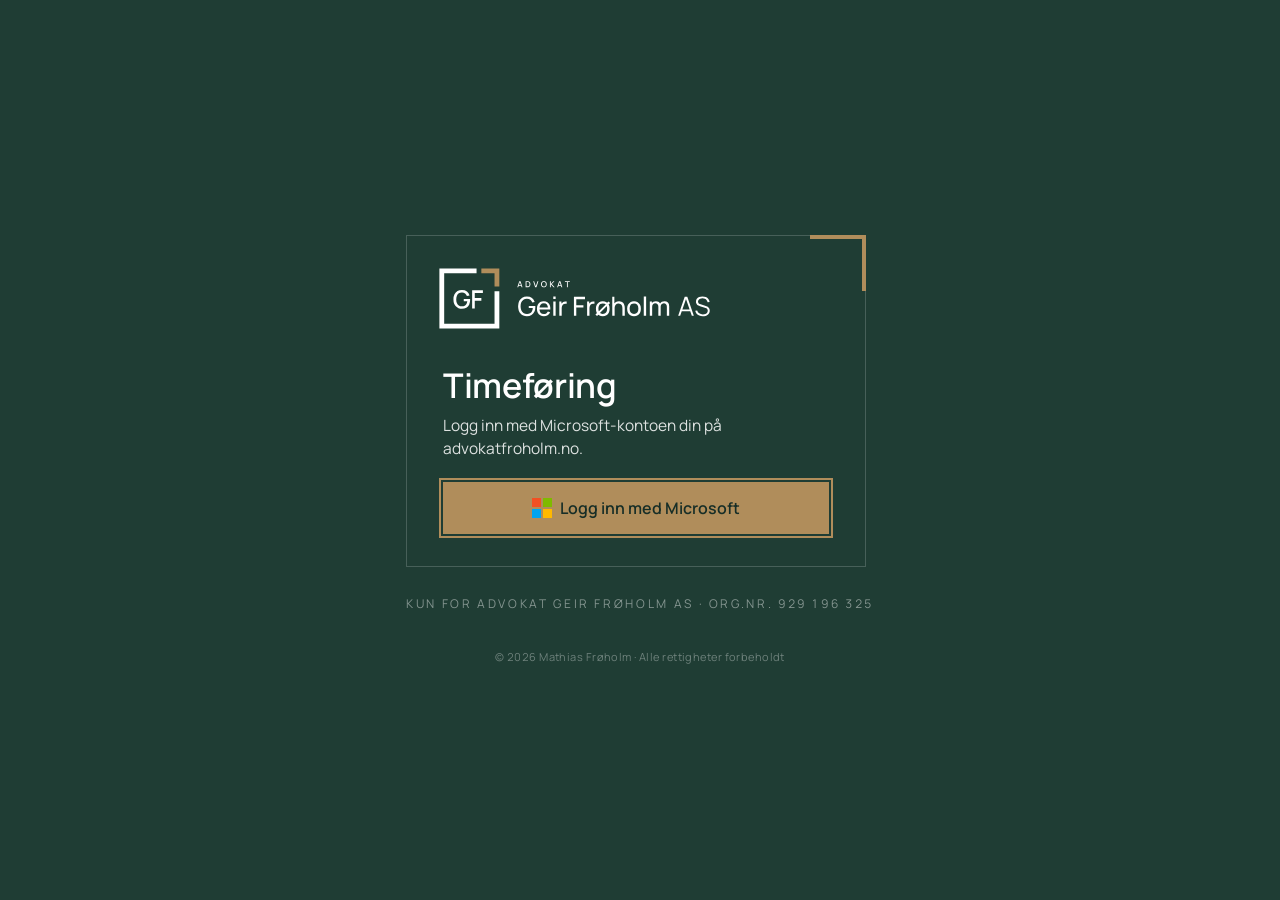
<file: timer/index.html>
<!doctype html>
<!-- Timeføring – © 2026 Mathias Frøholm. Alle rettigheter forbeholdt. -->
<html lang="nb">
<head>
<meta charset="utf-8">
<meta http-equiv="Content-Security-Policy" content="default-src 'self'; script-src 'self'; style-src 'self' 'unsafe-inline'; img-src 'self' data: blob:; font-src 'self'; connect-src 'self' https://data.brreg.no https://login.microsoftonline.com https://graph.microsoft.com https://*.sharepoint.com; frame-src https://login.microsoftonline.com; base-uri 'self'; form-action 'self'; object-src 'none'">
<meta name="referrer" content="strict-origin-when-cross-origin">
<meta name="viewport" content="width=device-width, initial-scale=1, viewport-fit=cover">
<meta name="robots" content="noindex, nofollow">
<meta name="author" content="Mathias Frøholm">
<meta name="copyright" content="© 2026 Mathias Frøholm">
<meta name="theme-color" content="#1F3D34">
<meta name="color-scheme" content="light">
<title>Timeføring – Advokat Geir Frøholm AS</title>
<link rel="icon" href="/favicon.ico" sizes="any">
<link rel="icon" href="/favicon.svg" type="image/svg+xml">
<link rel="apple-touch-icon" href="/apple-touch-icon.png">
<link rel="preload" href="/assets/manrope.woff2" as="font" type="font/woff2" crossorigin>
<link rel="stylesheet" href="css/app.css">
</head>
<body>
<div id="app" class="laster-side">
  <div class="laster-skjerm" role="status">
    <img src="/assets/symbol-negativ.svg" alt="" width="116" height="116">
    <p>Laster timeføringen …</p>
  </div>
</div>
<noscript><p class="noscript">Timeføringen krever JavaScript.</p></noscript>
<script src="config.js"></script>
<script src="vendor/msal-browser.min.js"></script>
<script src="vendor/jszip.min.js"></script>
<script src="vendor/exceljs.min.js"></script>
<script src="js/parser.js"></script>
<script src="js/excel.js"></script>
<script src="js/auth.js"></script>
<script src="js/graph.js"></script>
<script src="js/brreg.js"></script>
<script src="js/satser.js"></script>
<script src="js/store.js"></script>
<script src="js/app.js"></script>
</body>
</html>
</file>
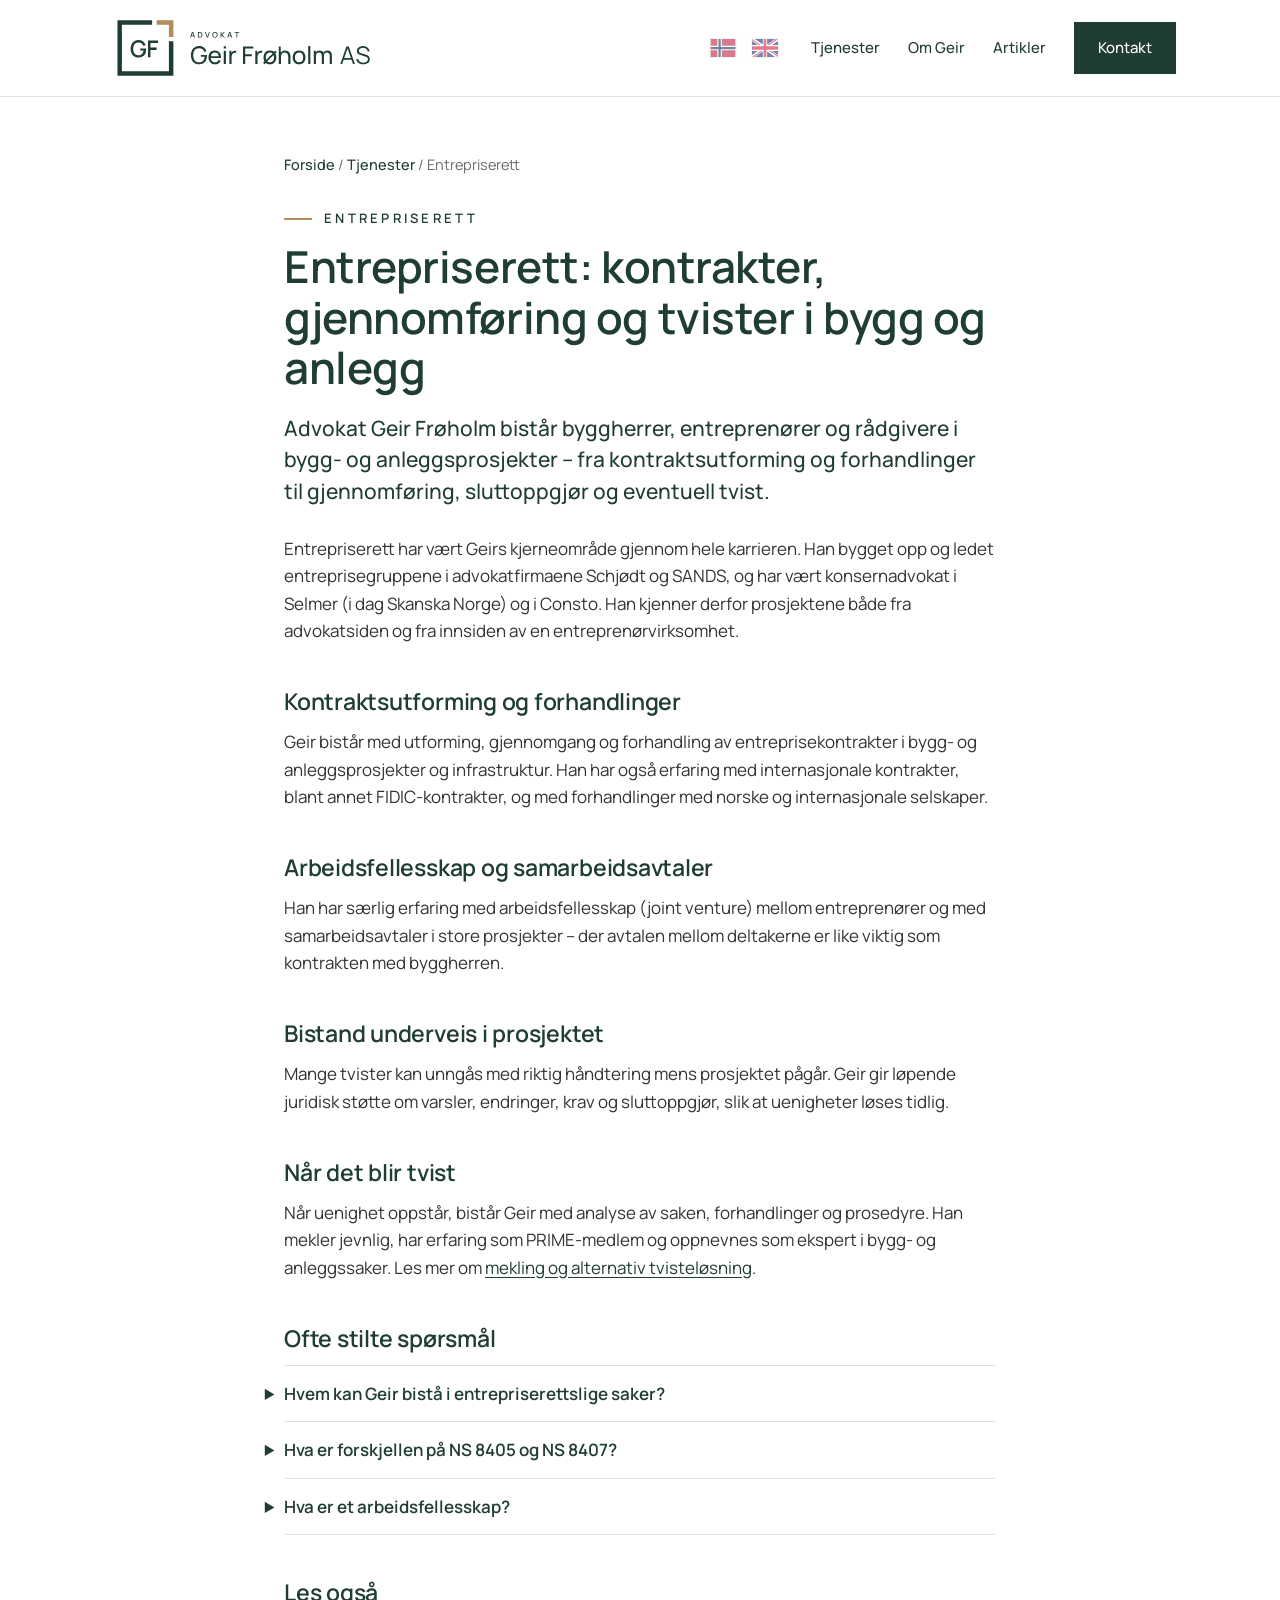
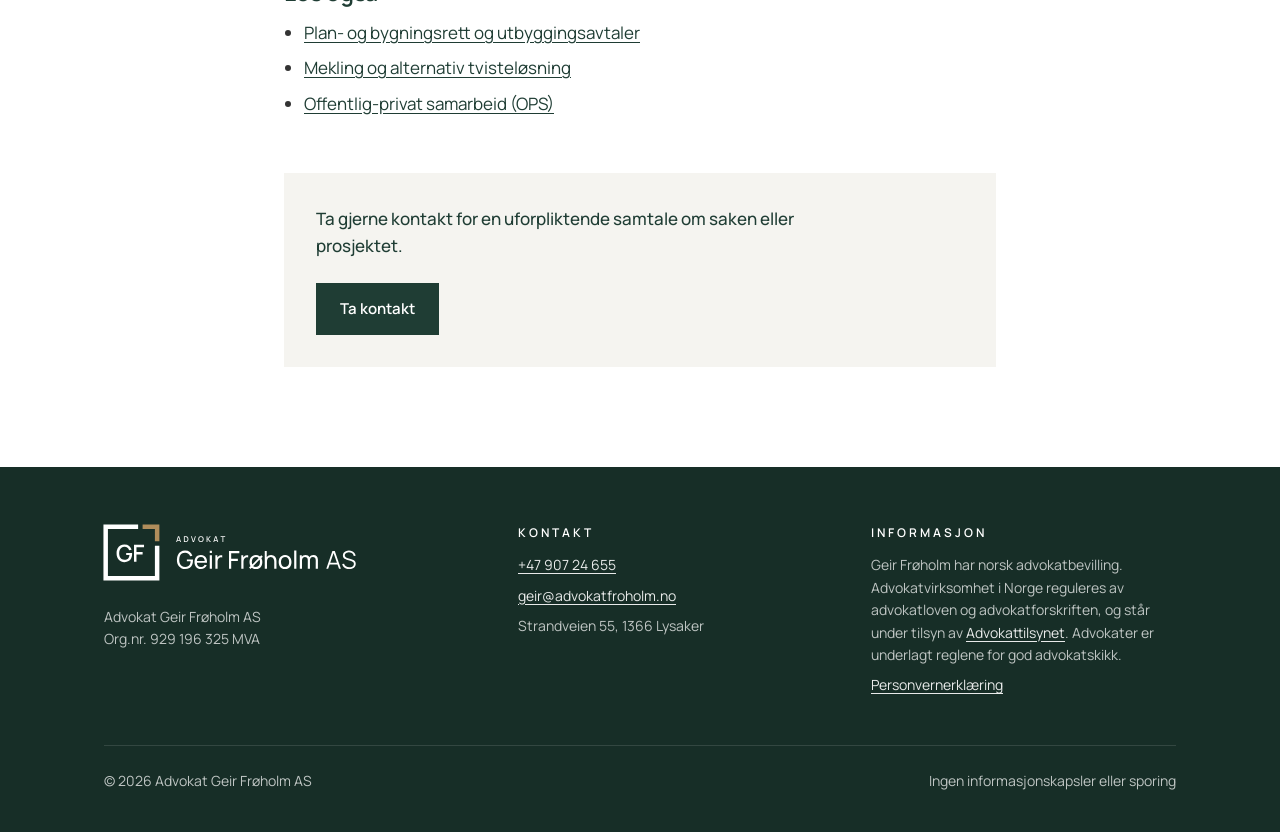
<file: entrepriserett.html>
<!doctype html>
<html lang="nb">
<head>
<meta charset="utf-8">
<meta name="viewport" content="width=device-width, initial-scale=1">
<title>Advokat entrepriserett og byggekontrakter | Geir Frøholm</title>
<meta name="description" content="Advokat for byggherrer, entreprenører og rådgivere – entreprisekontrakter, forhandlinger, arbeidsfellesskap og tvister i bygg- og anleggsprosjekter. Advokat Geir Frøholm, Lysaker.">
<link rel="canonical" href="https://advokatfroholm.no/entrepriserett.html">
<meta property="og:type" content="website">
<meta property="og:title" content="Advokat entrepriserett og byggekontrakter | Geir Frøholm">
<meta property="og:description" content="Advokat for byggherrer, entreprenører og rådgivere – entreprisekontrakter, forhandlinger, arbeidsfellesskap og tvister i bygg- og anleggsprosjekter. Advokat Geir Frøholm, Lysaker.">
<meta property="og:url" content="https://advokatfroholm.no/entrepriserett.html">
<meta property="og:image" content="https://advokatfroholm.no/assets/og-image.png">
<meta property="og:locale" content="nb_NO">
<meta property="og:image:width" content="1200">
<meta property="og:image:height" content="630">
<meta property="og:image:alt" content="Advokat Geir Frøholm AS">
<meta property="og:site_name" content="Advokat Geir Frøholm AS">
<meta name="twitter:card" content="summary_large_image">
<meta name="theme-color" content="#1F3D34">
<link rel="icon" href="/favicon.ico" sizes="any">
<link rel="icon" href="/favicon.svg" type="image/svg+xml">
<link rel="apple-touch-icon" href="/apple-touch-icon.png">
<link rel="preload" href="/assets/manrope.woff2" as="font" type="font/woff2" crossorigin>
<link rel="stylesheet" href="/assets/style.css">
<script type="application/ld+json">
[
  {
    "@context": "https://schema.org",
    "@type": "WebPage",
    "url": "https://advokatfroholm.no/entrepriserett.html",
    "name": "Advokat entrepriserett og byggekontrakter | Geir Frøholm",
    "description": "Advokat for byggherrer, entreprenører og rådgivere – entreprisekontrakter, forhandlinger, arbeidsfellesskap og tvister i bygg- og anleggsprosjekter. Advokat Geir Frøholm, Lysaker.",
    "inLanguage": "nb",
    "isPartOf": {
      "@type": "WebSite",
      "url": "https://advokatfroholm.no/",
      "name": "Advokat Geir Frøholm AS"
    },
    "about": "Entrepriserett: entreprisekontrakter, forhandlinger, arbeidsfellesskap og tvister",
    "author": {
      "@type": "Person",
      "@id": "https://advokatfroholm.no/#geir",
      "name": "Geir Frøholm"
    },
    "publisher": {
      "@type": "LegalService",
      "@id": "https://advokatfroholm.no/#firma",
      "name": "Advokat Geir Frøholm AS"
    },
    "breadcrumb": {
      "@type": "BreadcrumbList",
      "itemListElement": [
        {
          "@type": "ListItem",
          "position": 1,
          "name": "Forside",
          "item": "https://advokatfroholm.no/"
        },
        {
          "@type": "ListItem",
          "position": 2,
          "name": "Entrepriserett",
          "item": "https://advokatfroholm.no/entrepriserett.html"
        }
      ]
    }
  },
  {
    "@context": "https://schema.org",
    "@type": "FAQPage",
    "mainEntity": [
      {
        "@type": "Question",
        "name": "Hvem kan Geir bistå i entrepriserettslige saker?",
        "acceptedAnswer": {
          "@type": "Answer",
          "text": "Byggherrer, entreprenører, underentreprenører og rådgivere i bygg- og anleggsprosjekter og infrastruktur – fra tidlig fase og kontraktsinngåelse til sluttoppgjør og eventuell tvist."
        }
      },
      {
        "@type": "Question",
        "name": "Hva er forskjellen på NS 8405 og NS 8407?",
        "acceptedAnswer": {
          "@type": "Answer",
          "text": "NS 8405 er standarden for utførelsesentrepriser, der byggherren står for prosjekteringen. NS 8407 er standarden for totalentrepriser, der entreprenøren også har ansvaret for prosjekteringen."
        }
      },
      {
        "@type": "Question",
        "name": "Hva er et arbeidsfellesskap?",
        "acceptedAnswer": {
          "@type": "Answer",
          "text": "Et samarbeid der to eller flere entreprenører går sammen om å gjennomføre et prosjekt, ofte kalt joint venture. Avtalen mellom deltakerne bør regulere blant annet ansvar, risiko, styring og økonomisk oppgjør."
        }
      }
    ]
  }
]
</script>
</head>
<body>

<header class="topp">
  <div class="wrap">
    <a class="logo" href="/" aria-label="Advokat Geir Frøholm AS – til forsiden"><img class="hel" src="/assets/logo-farge.svg" alt="Advokat Geir Frøholm AS" width="500" height="148"><img class="symbol" src="/assets/symbol-farge.svg" alt="Advokat Geir Frøholm AS" width="116" height="116">
    </a>
    <nav class="meny" aria-label="Hovedmeny">
      <div class="sprak" role="group" aria-label="Språk / Language"><a href="/" hreflang="nb" lang="nb" title="Norsk" aria-label="Norsk"><svg viewBox="0 0 22 16" aria-hidden="true"><rect width="22" height="16" fill="#BA0C2F"/><path d="M6 0h4v16H6zM0 6h22v4H0z" fill="#fff"/><path d="M7 0h2v16H7zM0 7h22v2H0z" fill="#00205B"/></svg></a><a href="/en/#services" hreflang="en" lang="en" title="English" aria-label="English"><svg viewBox="0 0 60 30" aria-hidden="true" preserveAspectRatio="none"><clipPath id="uk-t"><path d="M30 15h30v15zv15H0zH0V0zV0h30z"/></clipPath><path d="M0 0v30h60V0z" fill="#012169"/><path d="M0 0l60 30m0-30L0 30" stroke="#fff" stroke-width="6"/><path d="M0 0l60 30m0-30L0 30" clip-path="url(#uk-t)" stroke="#C8102E" stroke-width="4"/><path d="M30 0v30M0 15h60" stroke="#fff" stroke-width="10"/><path d="M30 0v30M0 15h60" stroke="#C8102E" stroke-width="6"/></svg></a></div>
      <div class="meny-lenker" id="meny-lenker">
        <a href="/#tjenester">Tjenester</a>
        <a href="/#om">Om Geir</a>
        <a href="/#artikler">Artikler</a>
      </div>
      <a class="knapp" href="/#kontakt">Kontakt</a>
      <button class="meny-knapp" type="button" aria-label="Meny" aria-expanded="false" aria-controls="meny-lenker"><svg viewBox="0 0 24 24" width="24" height="24" aria-hidden="true"><path d="M3 6h18M3 12h18M3 18h18" fill="none" stroke="currentColor" stroke-width="2"/></svg></button>
    </nav>
  </div>
</header>

<main class="tekstside artikkelside fagside">
  <article class="wrap">
    <nav class="tilbake" aria-label="Brødsmuler"><a href="/">Forside</a> <span aria-hidden="true">/</span> <a href="/#tjenester">Tjenester</a> <span aria-hidden="true">/</span> Entrepriserett</nav>
    <p class="etikett">Entrepriserett</p>
    <h1>Entrepriserett: kontrakter, gjennomføring og tvister i bygg og anlegg</h1>
    <p class="ingress">Advokat Geir Frøholm bistår byggherrer, entreprenører og rådgivere i bygg- og anleggsprosjekter – fra kontraktsutforming og forhandlinger til gjennomføring, sluttoppgjør og eventuell tvist.</p>
    <div class="brodtekst">
<p>Entrepriserett har vært Geirs kjerneområde gjennom hele karrieren. Han bygget opp og ledet entreprisegruppene i advokatfirmaene Schjødt og SANDS, og har vært konsernadvokat i Selmer (i dag Skanska Norge) og i Consto. Han kjenner derfor prosjektene både fra advokatsiden og fra innsiden av en entreprenørvirksomhet.</p>
<h2>Kontraktsutforming og forhandlinger</h2>
<p>Geir bistår med utforming, gjennomgang og forhandling av entreprisekontrakter i bygg- og anleggsprosjekter og infrastruktur. Han har også erfaring med internasjonale kontrakter, blant annet FIDIC-kontrakter, og med forhandlinger med norske og internasjonale selskaper.</p>
<h2>Arbeidsfellesskap og samarbeidsavtaler</h2>
<p>Han har særlig erfaring med arbeidsfellesskap (joint venture) mellom entreprenører og med samarbeidsavtaler i store prosjekter – der avtalen mellom deltakerne er like viktig som kontrakten med byggherren.</p>
<h2>Bistand underveis i prosjektet</h2>
<p>Mange tvister kan unngås med riktig håndtering mens prosjektet pågår. Geir gir løpende juridisk støtte om varsler, endringer, krav og sluttoppgjør, slik at uenigheter løses tidlig.</p>
<h2>Når det blir tvist</h2>
<p>Når uenighet oppstår, bistår Geir med analyse av saken, forhandlinger og prosedyre. Han mekler jevnlig, har erfaring som PRIME-medlem og oppnevnes som ekspert i bygg- og anleggssaker. Les mer om <a href="/mekling.html">mekling og alternativ tvisteløsning</a>.</p>

<h2>Ofte stilte spørsmål</h2>
<details class="faq"><summary>Hvem kan Geir bistå i entrepriserettslige saker?</summary><p>Byggherrer, entreprenører, underentreprenører og rådgivere i bygg- og anleggsprosjekter og infrastruktur – fra tidlig fase og kontraktsinngåelse til sluttoppgjør og eventuell tvist.</p></details>
<details class="faq"><summary>Hva er forskjellen på NS 8405 og NS 8407?</summary><p>NS 8405 er standarden for utførelsesentrepriser, der byggherren står for prosjekteringen. NS 8407 er standarden for totalentrepriser, der entreprenøren også har ansvaret for prosjekteringen.</p></details>
<details class="faq"><summary>Hva er et arbeidsfellesskap?</summary><p>Et samarbeid der to eller flere entreprenører går sammen om å gjennomføre et prosjekt, ofte kalt joint venture. Avtalen mellom deltakerne bør regulere blant annet ansvar, risiko, styring og økonomisk oppgjør.</p></details>

<h2>Les også</h2>
<ul class="relatert">
  <li><a href="/plan-og-bygningsrett.html">Plan- og bygningsrett og utbyggingsavtaler</a></li>
  <li><a href="/mekling.html">Mekling og alternativ tvisteløsning</a></li>
  <li><a href="/ops.html">Offentlig-privat samarbeid (OPS)</a></li>
</ul>
    </div>
    <div class="artikkel-cta">
      <p>Ta gjerne kontakt for en uforpliktende samtale om saken eller prosjektet.</p>
      <a class="knapp" href="/#kontakt">Ta kontakt</a>
    </div>
  </article>
</main>


<footer class="bunn">
  <div class="wrap">
    <div class="bunn-grid">
      <div>
        <img src="/assets/logo-negativ.svg" alt="Advokat Geir Frøholm AS" width="500" height="148" loading="lazy">
        <p>Advokat Geir Frøholm AS<br>Org.nr. 929 196 325 MVA</p>
      </div>
      <div>
        <p class="bunn-tittel">Kontakt</p>
        <p><a href="tel:+4790724655">+47 907 24 655</a></p>
        <p><a href="mailto:geir@advokatfroholm.no">geir@advokatfroholm.no</a></p>
        <p>Strandveien 55, 1366 Lysaker</p>
      </div>
      <div>
        <p class="bunn-tittel">Informasjon</p>
        <p>Geir Frøholm har norsk advokatbevilling. Advokatvirksomhet i Norge reguleres av advokatloven og advokatforskriften, og står under tilsyn av <a href="https://tilsynet.no" rel="noopener">Advokattilsynet</a>. Advokater er underlagt reglene for god advokatskikk.</p>
        <p><a href="/personvern.html">Personvernerklæring</a></p>
      </div>
    </div>
    <div class="smaa">
      <span>© <span id="aar">2026</span> Advokat Geir Frøholm AS</span>
      <span>Ingen informasjonskapsler eller sporing</span>
    </div>
  </div>
</footer>

<script>document.getElementById("aar").textContent = new Date().getFullYear();</script>
<script>
(function () {
  var topp = document.querySelector(".topp"), knapp = document.querySelector(".meny-knapp");
  if (!topp || !knapp) return;
  function sett(aapen) { topp.classList.toggle("aapen", aapen); knapp.setAttribute("aria-expanded", aapen ? "true" : "false"); }
  knapp.addEventListener("click", function () { sett(!topp.classList.contains("aapen")); });
  document.getElementById("meny-lenker").addEventListener("click", function (e) { if (e.target.closest("a")) sett(false); });
  document.addEventListener("keydown", function (e) { if (e.key === "Escape" && topp.classList.contains("aapen")) { sett(false); knapp.focus(); } });
})();
</script>
</body>
</html>
</file>
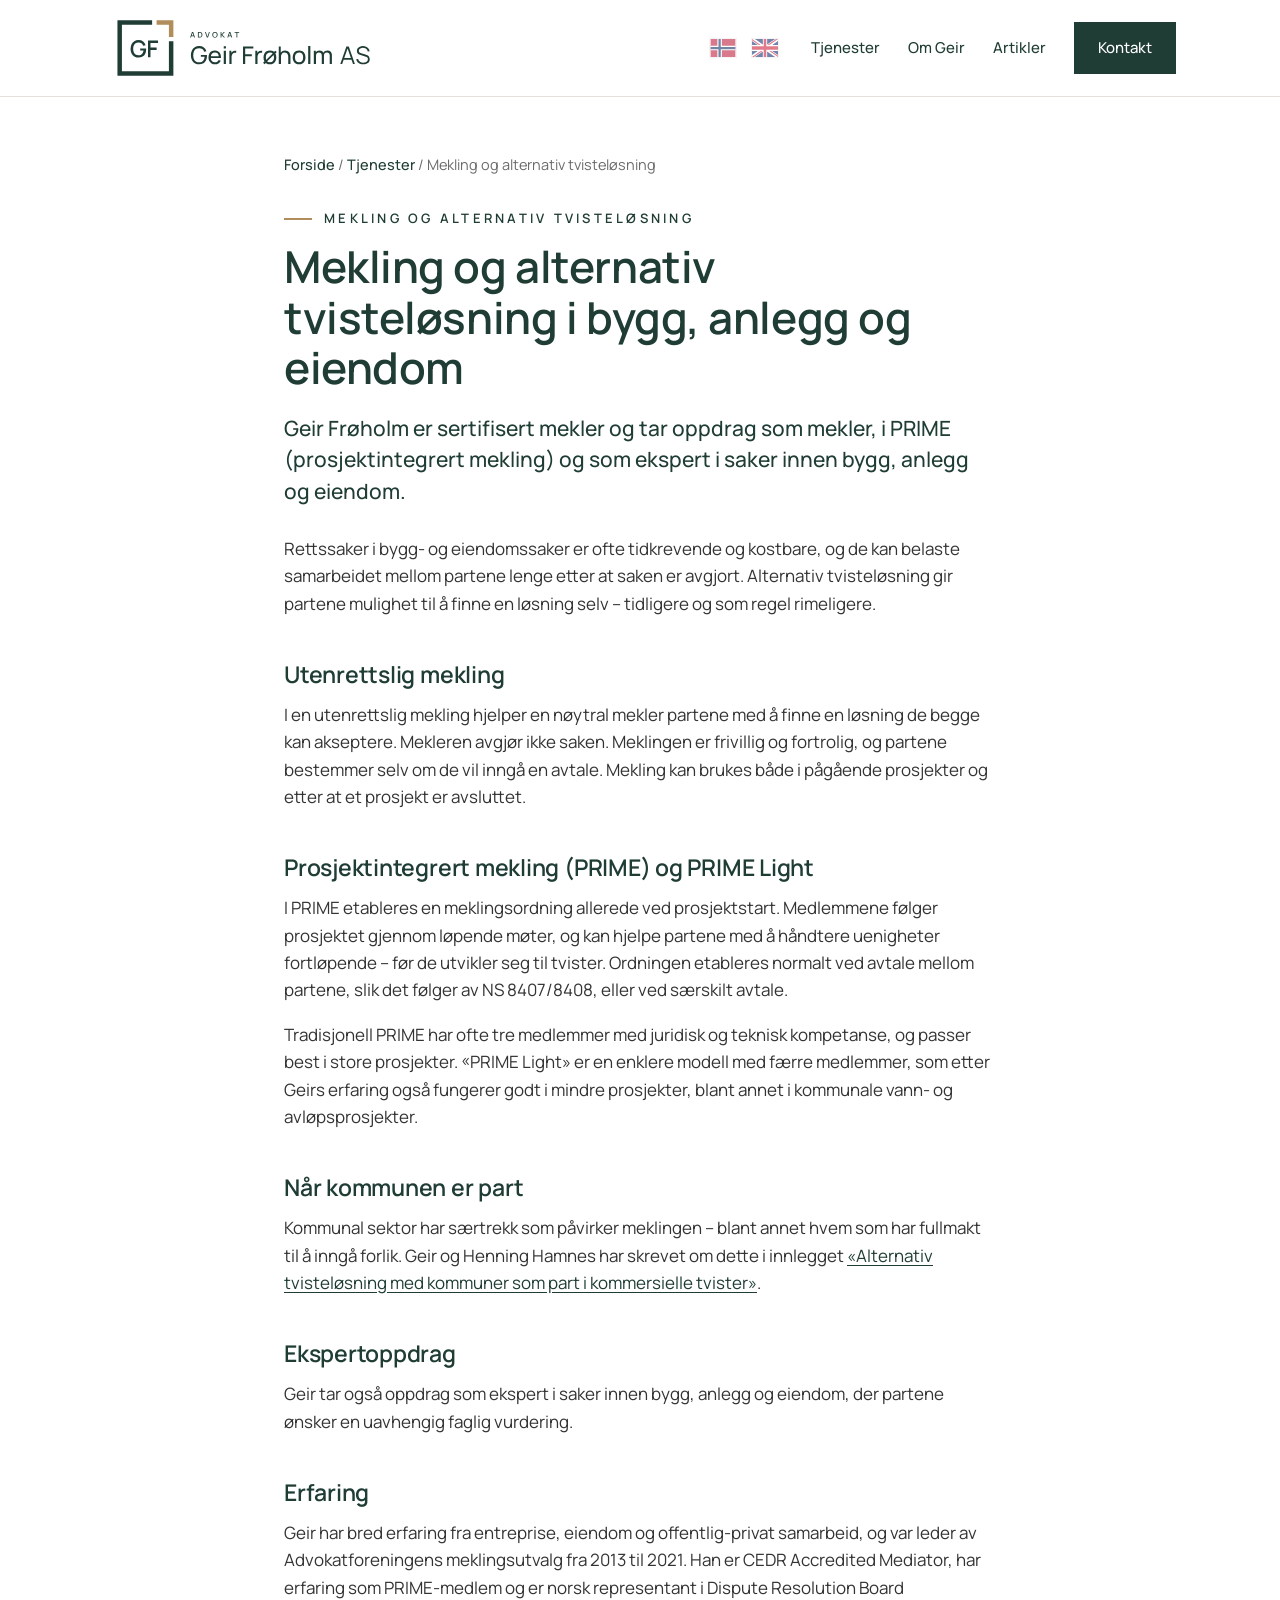
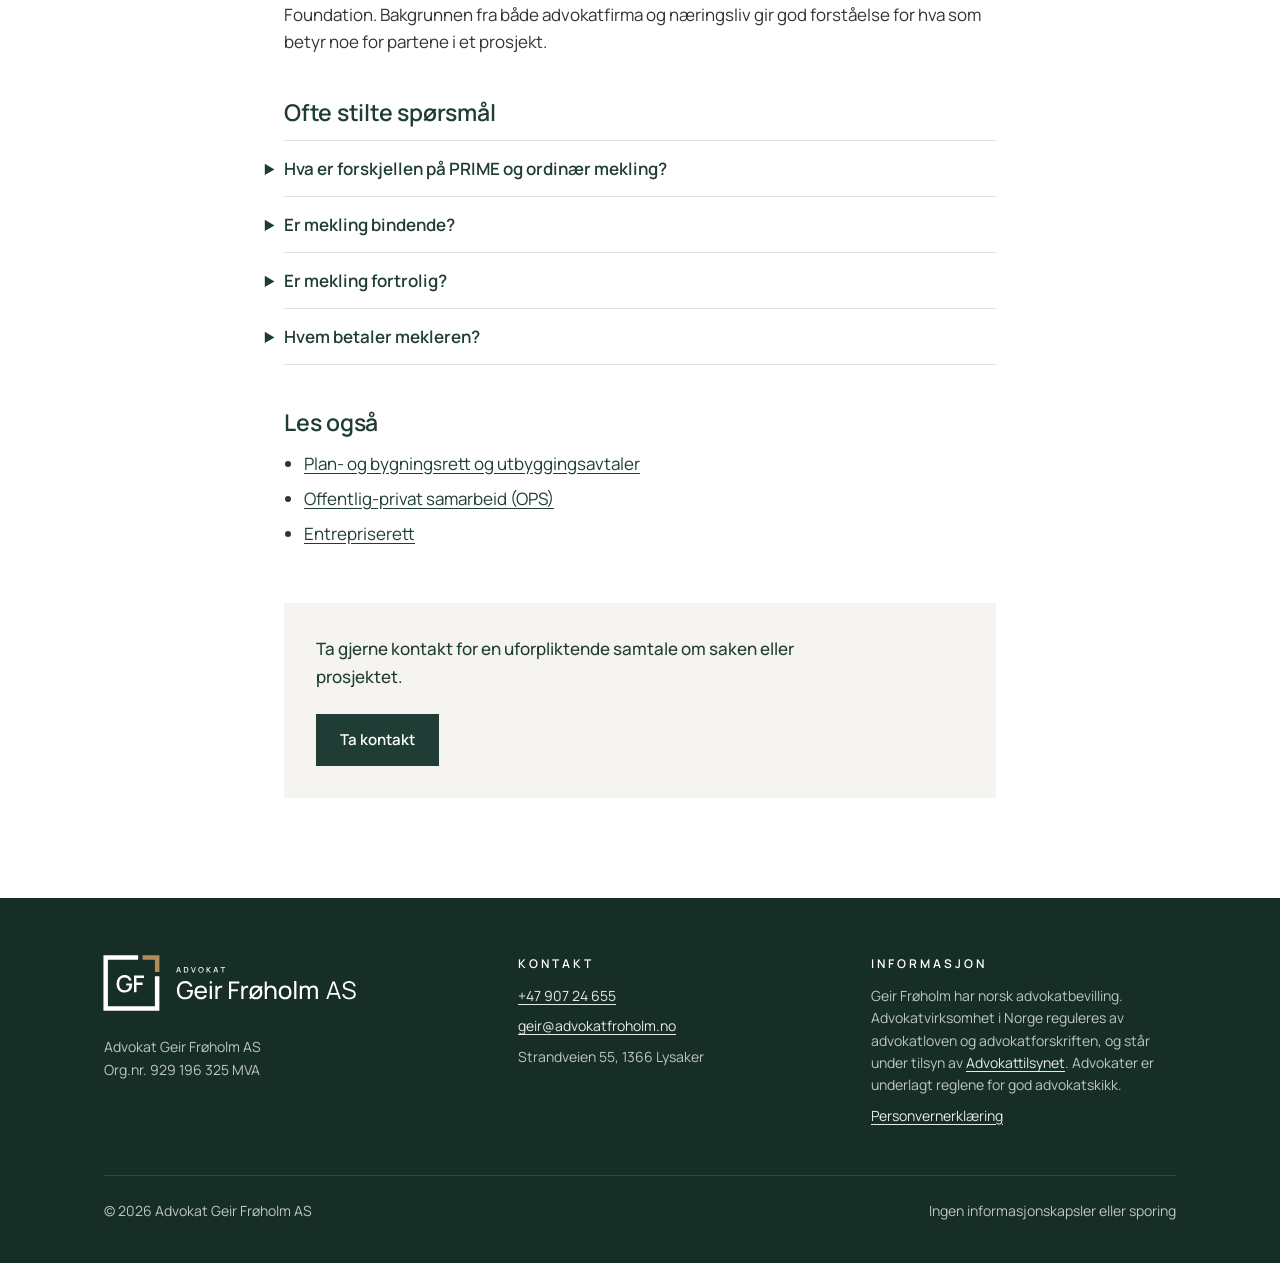
<file: mekling.html>
<!doctype html>
<html lang="nb">
<head>
<meta charset="utf-8">
<meta name="viewport" content="width=device-width, initial-scale=1">
<title>Mekling i bygg- og eiendomstvister, PRIME | Geir Frøholm</title>
<meta name="description" content="Sertifisert mekler i tvister innen bygg, anlegg og eiendom. Utenrettslig mekling, prosjektintegrert mekling (PRIME) og PRIME Light. Lysaker.">
<link rel="canonical" href="https://advokatfroholm.no/mekling.html">
<meta property="og:type" content="website">
<meta property="og:title" content="Mekling i bygg- og eiendomstvister, PRIME | Geir Frøholm">
<meta property="og:description" content="Sertifisert mekler i tvister innen bygg, anlegg og eiendom. Utenrettslig mekling, prosjektintegrert mekling (PRIME) og PRIME Light. Lysaker.">
<meta property="og:url" content="https://advokatfroholm.no/mekling.html">
<meta property="og:image" content="https://advokatfroholm.no/assets/og-image.png">
<meta property="og:locale" content="nb_NO">
<meta property="og:image:width" content="1200">
<meta property="og:image:height" content="630">
<meta property="og:image:alt" content="Advokat Geir Frøholm AS">
<meta property="og:site_name" content="Advokat Geir Frøholm AS">
<meta name="twitter:card" content="summary_large_image">
<meta name="theme-color" content="#1F3D34">
<link rel="icon" href="/favicon.ico" sizes="any">
<link rel="icon" href="/favicon.svg" type="image/svg+xml">
<link rel="apple-touch-icon" href="/apple-touch-icon.png">
<link rel="preload" href="/assets/manrope.woff2" as="font" type="font/woff2" crossorigin>
<link rel="stylesheet" href="/assets/style.css">
<script type="application/ld+json">
[
  {
    "@context": "https://schema.org",
    "@type": "WebPage",
    "url": "https://advokatfroholm.no/mekling.html",
    "name": "Mekling i bygg- og eiendomstvister, PRIME | Geir Frøholm",
    "description": "Sertifisert mekler i tvister innen bygg, anlegg og eiendom. Utenrettslig mekling, prosjektintegrert mekling (PRIME) og PRIME Light. Lysaker.",
    "inLanguage": "nb",
    "isPartOf": {
      "@type": "WebSite",
      "url": "https://advokatfroholm.no/",
      "name": "Advokat Geir Frøholm AS"
    },
    "about": "Mekling og alternativ tvisteløsning i bygg, anlegg og eiendom",
    "author": {
      "@type": "Person",
      "@id": "https://advokatfroholm.no/#geir",
      "name": "Geir Frøholm"
    },
    "publisher": {
      "@type": "LegalService",
      "@id": "https://advokatfroholm.no/#firma",
      "name": "Advokat Geir Frøholm AS"
    },
    "breadcrumb": {
      "@type": "BreadcrumbList",
      "itemListElement": [
        {
          "@type": "ListItem",
          "position": 1,
          "name": "Forside",
          "item": "https://advokatfroholm.no/"
        },
        {
          "@type": "ListItem",
          "position": 2,
          "name": "Mekling og alternativ tvisteløsning",
          "item": "https://advokatfroholm.no/mekling.html"
        }
      ]
    }
  },
  {
    "@context": "https://schema.org",
    "@type": "FAQPage",
    "mainEntity": [
      {
        "@type": "Question",
        "name": "Hva er forskjellen på PRIME og ordinær mekling?",
        "acceptedAnswer": {
          "@type": "Answer",
          "text": "Ordinær mekling starter når en konkret tvist har oppstått. I PRIME etableres meklingsordningen ved prosjektstart, slik at uenigheter kan håndteres fortløpende mens prosjektet pågår."
        }
      },
      {
        "@type": "Question",
        "name": "Er mekling bindende?",
        "acceptedAnswer": {
          "@type": "Answer",
          "text": "Nei. Mekleren avgjør ikke saken. Det blir bare en bindende løsning hvis partene selv inngår en avtale."
        }
      },
      {
        "@type": "Question",
        "name": "Er mekling fortrolig?",
        "acceptedAnswer": {
          "@type": "Answer",
          "text": "Ja, mekling er normalt fortrolig. Det som kommer fram i meklingen, avtales vanligvis ikke å kunne brukes senere hvis saken går videre."
        }
      },
      {
        "@type": "Question",
        "name": "Hvem betaler mekleren?",
        "acceptedAnswer": {
          "@type": "Answer",
          "text": "Det avtales mellom partene. Vanligvis deler partene kostnadene til mekleren."
        }
      }
    ]
  }
]
</script>
</head>
<body>

<header class="topp">
  <div class="wrap">
    <a class="logo" href="/" aria-label="Advokat Geir Frøholm AS – til forsiden"><img class="hel" src="/assets/logo-farge.svg" alt="Advokat Geir Frøholm AS" width="500" height="148"><img class="symbol" src="/assets/symbol-farge.svg" alt="Advokat Geir Frøholm AS" width="116" height="116">
    </a>
    <nav class="meny" aria-label="Hovedmeny">
      <div class="sprak" role="group" aria-label="Språk / Language"><a href="/" hreflang="nb" lang="nb" title="Norsk" aria-label="Norsk"><svg viewBox="0 0 22 16" aria-hidden="true"><rect width="22" height="16" fill="#BA0C2F"/><path d="M6 0h4v16H6zM0 6h22v4H0z" fill="#fff"/><path d="M7 0h2v16H7zM0 7h22v2H0z" fill="#00205B"/></svg></a><a href="/en/#services" hreflang="en" lang="en" title="English" aria-label="English"><svg viewBox="0 0 60 30" aria-hidden="true" preserveAspectRatio="none"><clipPath id="uk-t"><path d="M30 15h30v15zv15H0zH0V0zV0h30z"/></clipPath><path d="M0 0v30h60V0z" fill="#012169"/><path d="M0 0l60 30m0-30L0 30" stroke="#fff" stroke-width="6"/><path d="M0 0l60 30m0-30L0 30" clip-path="url(#uk-t)" stroke="#C8102E" stroke-width="4"/><path d="M30 0v30M0 15h60" stroke="#fff" stroke-width="10"/><path d="M30 0v30M0 15h60" stroke="#C8102E" stroke-width="6"/></svg></a></div>
      <div class="meny-lenker" id="meny-lenker">
        <a href="/#tjenester">Tjenester</a>
        <a href="/#om">Om Geir</a>
        <a href="/#artikler">Artikler</a>
      </div>
      <a class="knapp" href="/#kontakt">Kontakt</a>
      <button class="meny-knapp" type="button" aria-label="Meny" aria-expanded="false" aria-controls="meny-lenker"><svg viewBox="0 0 24 24" width="24" height="24" aria-hidden="true"><path d="M3 6h18M3 12h18M3 18h18" fill="none" stroke="currentColor" stroke-width="2"/></svg></button>
    </nav>
  </div>
</header>

<main class="tekstside artikkelside fagside">
  <article class="wrap">
    <nav class="tilbake" aria-label="Brødsmuler"><a href="/">Forside</a> <span aria-hidden="true">/</span> <a href="/#tjenester">Tjenester</a> <span aria-hidden="true">/</span> Mekling og alternativ tvisteløsning</nav>
    <p class="etikett">Mekling og alternativ tvisteløsning</p>
    <h1>Mekling og alternativ tvisteløsning i bygg, anlegg og eiendom</h1>
    <p class="ingress">Geir Frøholm er sertifisert mekler og tar oppdrag som mekler, i PRIME (prosjektintegrert mekling) og som ekspert i saker innen bygg, anlegg og eiendom.</p>
    <div class="brodtekst">
<p>Rettssaker i bygg- og eiendomssaker er ofte tidkrevende og kostbare, og de kan belaste samarbeidet mellom partene lenge etter at saken er avgjort. Alternativ tvisteløsning gir partene mulighet til å finne en løsning selv – tidligere og som regel rimeligere.</p>
<h2>Utenrettslig mekling</h2>
<p>I en utenrettslig mekling hjelper en nøytral mekler partene med å finne en løsning de begge kan akseptere. Mekleren avgjør ikke saken. Meklingen er frivillig og fortrolig, og partene bestemmer selv om de vil inngå en avtale. Mekling kan brukes både i pågående prosjekter og etter at et prosjekt er avsluttet.</p>
<h2>Prosjektintegrert mekling (PRIME) og PRIME Light</h2>
<p>I PRIME etableres en meklingsordning allerede ved prosjektstart. Medlemmene følger prosjektet gjennom løpende møter, og kan hjelpe partene med å håndtere uenigheter fortløpende – før de utvikler seg til tvister. Ordningen etableres normalt ved avtale mellom partene, slik det følger av NS 8407/8408, eller ved særskilt avtale.</p>
<p>Tradisjonell PRIME har ofte tre medlemmer med juridisk og teknisk kompetanse, og passer best i store prosjekter. «PRIME Light» er en enklere modell med færre medlemmer, som etter Geirs erfaring også fungerer godt i mindre prosjekter, blant annet i kommunale vann- og avløpsprosjekter.</p>
<h2>Når kommunen er part</h2>
<p>Kommunal sektor har særtrekk som påvirker meklingen – blant annet hvem som har fullmakt til å inngå forlik. Geir og Henning Hamnes har skrevet om dette i innlegget <a href="/artikler/alternativ-tvistelosning-kommuner.html">«Alternativ tvisteløsning med kommuner som part i kommersielle tvister»</a>.</p>
<h2>Ekspertoppdrag</h2>
<p>Geir tar også oppdrag som ekspert i saker innen bygg, anlegg og eiendom, der partene ønsker en uavhengig faglig vurdering.</p>
<h2>Erfaring</h2>
<p>Geir har bred erfaring fra entreprise, eiendom og offentlig-privat samarbeid, og var leder av Advokatforeningens meklingsutvalg fra 2013 til 2021. Han er CEDR Accredited Mediator, har erfaring som PRIME-medlem og er norsk representant i Dispute Resolution Board Foundation. Bakgrunnen fra både advokatfirma og næringsliv gir god forståelse for hva som betyr noe for partene i et prosjekt.</p>

<h2>Ofte stilte spørsmål</h2>
<details class="faq"><summary>Hva er forskjellen på PRIME og ordinær mekling?</summary><p>Ordinær mekling starter når en konkret tvist har oppstått. I PRIME etableres meklingsordningen ved prosjektstart, slik at uenigheter kan håndteres fortløpende mens prosjektet pågår.</p></details>
<details class="faq"><summary>Er mekling bindende?</summary><p>Nei. Mekleren avgjør ikke saken. Det blir bare en bindende løsning hvis partene selv inngår en avtale.</p></details>
<details class="faq"><summary>Er mekling fortrolig?</summary><p>Ja, mekling er normalt fortrolig. Det som kommer fram i meklingen, avtales vanligvis ikke å kunne brukes senere hvis saken går videre.</p></details>
<details class="faq"><summary>Hvem betaler mekleren?</summary><p>Det avtales mellom partene. Vanligvis deler partene kostnadene til mekleren.</p></details>

<h2>Les også</h2>
<ul class="relatert">
  <li><a href="/plan-og-bygningsrett.html">Plan- og bygningsrett og utbyggingsavtaler</a></li>
  <li><a href="/ops.html">Offentlig-privat samarbeid (OPS)</a></li>
  <li><a href="/entrepriserett.html">Entrepriserett</a></li>
</ul>
    </div>
    <div class="artikkel-cta">
      <p>Ta gjerne kontakt for en uforpliktende samtale om saken eller prosjektet.</p>
      <a class="knapp" href="/#kontakt">Ta kontakt</a>
    </div>
  </article>
</main>


<footer class="bunn">
  <div class="wrap">
    <div class="bunn-grid">
      <div>
        <img src="/assets/logo-negativ.svg" alt="Advokat Geir Frøholm AS" width="500" height="148" loading="lazy">
        <p>Advokat Geir Frøholm AS<br>Org.nr. 929 196 325 MVA</p>
      </div>
      <div>
        <p class="bunn-tittel">Kontakt</p>
        <p><a href="tel:+4790724655">+47 907 24 655</a></p>
        <p><a href="mailto:geir@advokatfroholm.no">geir@advokatfroholm.no</a></p>
        <p>Strandveien 55, 1366 Lysaker</p>
      </div>
      <div>
        <p class="bunn-tittel">Informasjon</p>
        <p>Geir Frøholm har norsk advokatbevilling. Advokatvirksomhet i Norge reguleres av advokatloven og advokatforskriften, og står under tilsyn av <a href="https://tilsynet.no" rel="noopener">Advokattilsynet</a>. Advokater er underlagt reglene for god advokatskikk.</p>
        <p><a href="/personvern.html">Personvernerklæring</a></p>
      </div>
    </div>
    <div class="smaa">
      <span>© <span id="aar">2026</span> Advokat Geir Frøholm AS</span>
      <span>Ingen informasjonskapsler eller sporing</span>
    </div>
  </div>
</footer>

<script>document.getElementById("aar").textContent = new Date().getFullYear();</script>
<script>
(function () {
  var topp = document.querySelector(".topp"), knapp = document.querySelector(".meny-knapp");
  if (!topp || !knapp) return;
  function sett(aapen) { topp.classList.toggle("aapen", aapen); knapp.setAttribute("aria-expanded", aapen ? "true" : "false"); }
  knapp.addEventListener("click", function () { sett(!topp.classList.contains("aapen")); });
  document.getElementById("meny-lenker").addEventListener("click", function (e) { if (e.target.closest("a")) sett(false); });
  document.addEventListener("keydown", function (e) { if (e.key === "Escape" && topp.classList.contains("aapen")) { sett(false); knapp.focus(); } });
})();
</script>
</body>
</html>
</file>
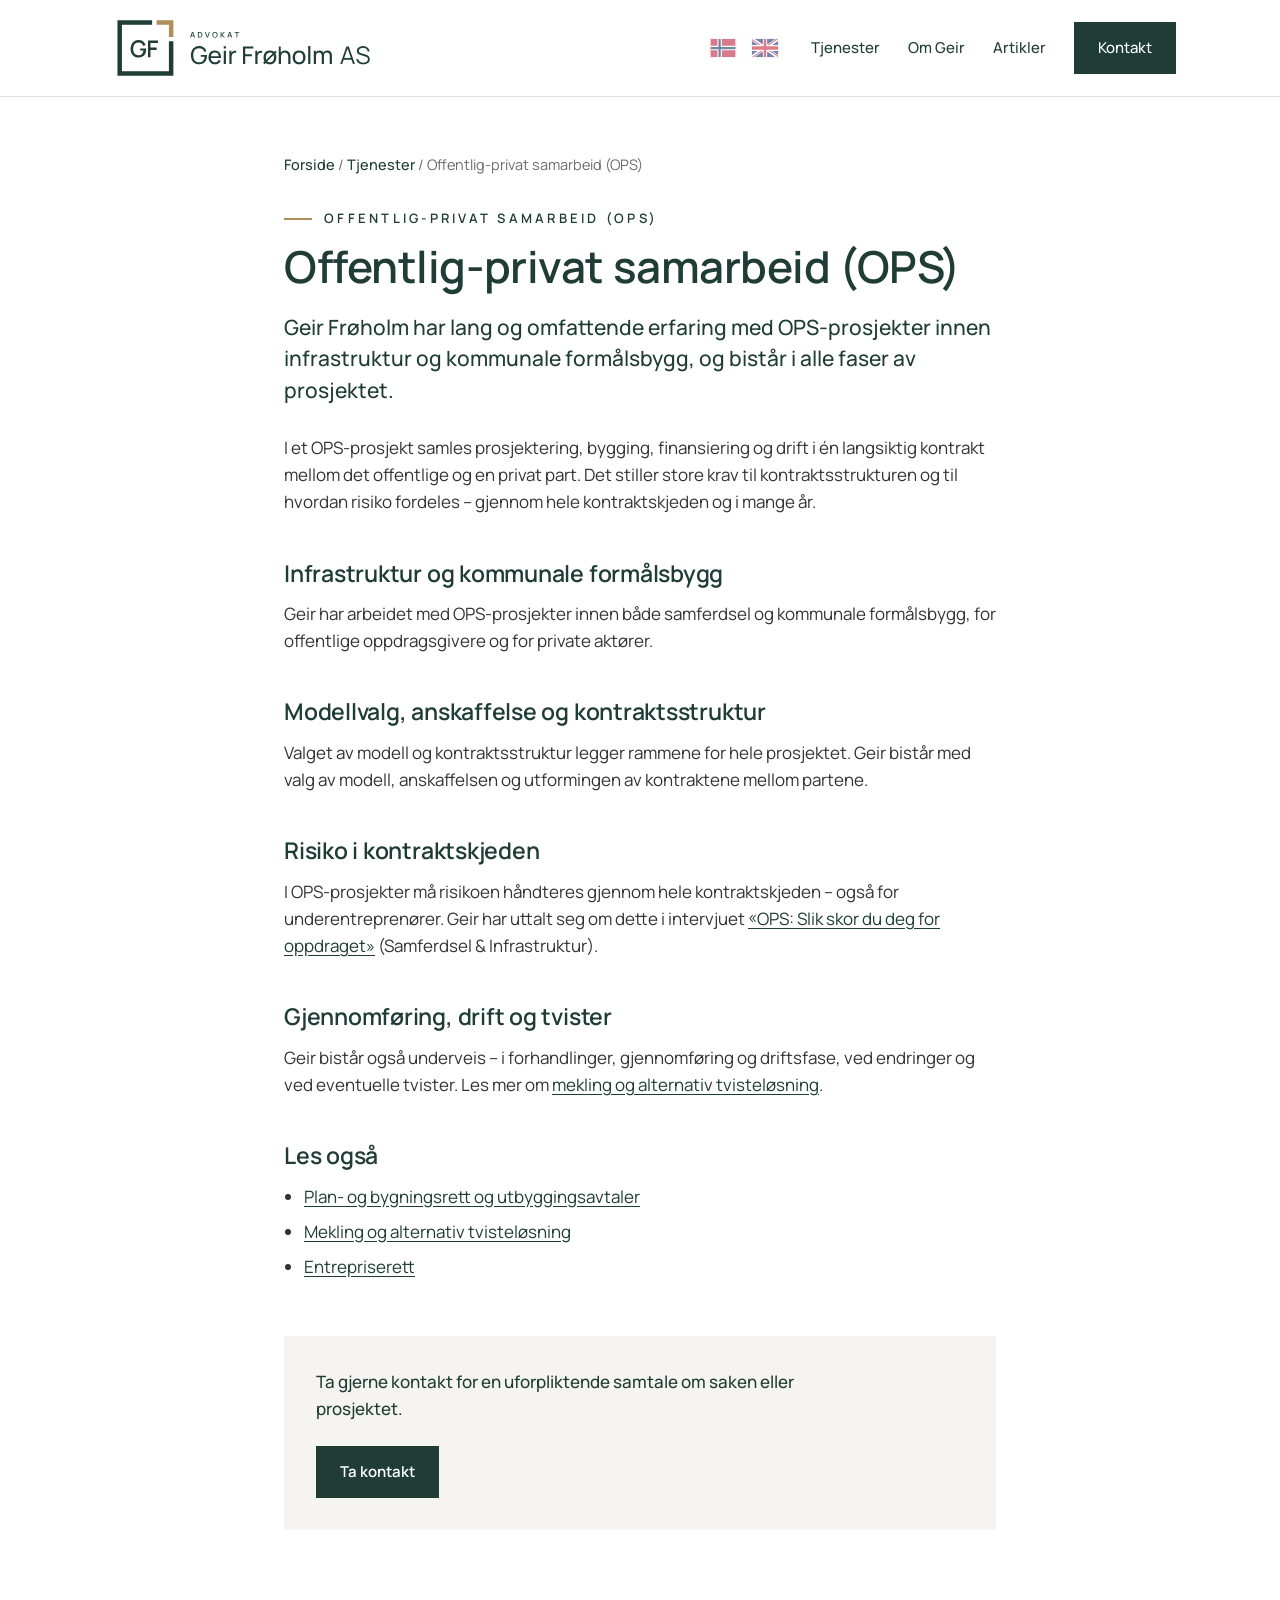
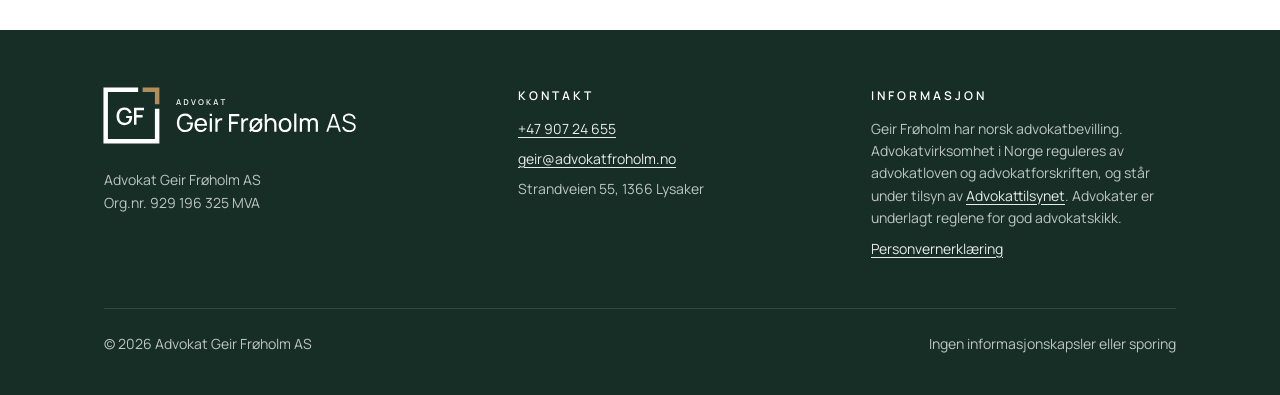
<file: ops.html>
<!doctype html>
<html lang="nb">
<head>
<meta charset="utf-8">
<meta name="viewport" content="width=device-width, initial-scale=1">
<title>OPS – offentlig-privat samarbeid | Advokat Geir Frøholm</title>
<meta name="description" content="Advokat i OPS-prosjekter innen infrastruktur og kommunale formålsbygg: modellvalg, kontraktsstruktur, gjennomføring, drift og tvister.">
<link rel="canonical" href="https://advokatfroholm.no/ops.html">
<meta property="og:type" content="website">
<meta property="og:title" content="OPS – offentlig-privat samarbeid | Advokat Geir Frøholm">
<meta property="og:description" content="Advokat i OPS-prosjekter innen infrastruktur og kommunale formålsbygg: modellvalg, kontraktsstruktur, gjennomføring, drift og tvister.">
<meta property="og:url" content="https://advokatfroholm.no/ops.html">
<meta property="og:image" content="https://advokatfroholm.no/assets/og-image.png">
<meta property="og:locale" content="nb_NO">
<meta property="og:image:width" content="1200">
<meta property="og:image:height" content="630">
<meta property="og:image:alt" content="Advokat Geir Frøholm AS">
<meta property="og:site_name" content="Advokat Geir Frøholm AS">
<meta name="twitter:card" content="summary_large_image">
<meta name="theme-color" content="#1F3D34">
<link rel="icon" href="/favicon.ico" sizes="any">
<link rel="icon" href="/favicon.svg" type="image/svg+xml">
<link rel="apple-touch-icon" href="/apple-touch-icon.png">
<link rel="preload" href="/assets/manrope.woff2" as="font" type="font/woff2" crossorigin>
<link rel="stylesheet" href="/assets/style.css">
<script type="application/ld+json">
{
  "@context": "https://schema.org",
  "@type": "WebPage",
  "url": "https://advokatfroholm.no/ops.html",
  "name": "OPS – offentlig-privat samarbeid | Advokat Geir Frøholm",
  "description": "Advokat i OPS-prosjekter innen infrastruktur og kommunale formålsbygg: modellvalg, kontraktsstruktur, gjennomføring, drift og tvister.",
  "inLanguage": "nb",
  "isPartOf": {
    "@type": "WebSite",
    "url": "https://advokatfroholm.no/",
    "name": "Advokat Geir Frøholm AS"
  },
  "about": "Offentlig-privat samarbeid (OPS)",
  "author": {
    "@type": "Person",
    "@id": "https://advokatfroholm.no/#geir",
    "name": "Geir Frøholm"
  },
  "publisher": {
    "@type": "LegalService",
    "@id": "https://advokatfroholm.no/#firma",
    "name": "Advokat Geir Frøholm AS"
  },
  "breadcrumb": {
    "@type": "BreadcrumbList",
    "itemListElement": [
      {
        "@type": "ListItem",
        "position": 1,
        "name": "Forside",
        "item": "https://advokatfroholm.no/"
      },
      {
        "@type": "ListItem",
        "position": 2,
        "name": "Offentlig-privat samarbeid (OPS)",
        "item": "https://advokatfroholm.no/ops.html"
      }
    ]
  }
}
</script>
</head>
<body>

<header class="topp">
  <div class="wrap">
    <a class="logo" href="/" aria-label="Advokat Geir Frøholm AS – til forsiden"><img class="hel" src="/assets/logo-farge.svg" alt="Advokat Geir Frøholm AS" width="500" height="148"><img class="symbol" src="/assets/symbol-farge.svg" alt="Advokat Geir Frøholm AS" width="116" height="116">
    </a>
    <nav class="meny" aria-label="Hovedmeny">
      <div class="sprak" role="group" aria-label="Språk / Language"><a href="/" hreflang="nb" lang="nb" title="Norsk" aria-label="Norsk"><svg viewBox="0 0 22 16" aria-hidden="true"><rect width="22" height="16" fill="#BA0C2F"/><path d="M6 0h4v16H6zM0 6h22v4H0z" fill="#fff"/><path d="M7 0h2v16H7zM0 7h22v2H0z" fill="#00205B"/></svg></a><a href="/en/#services" hreflang="en" lang="en" title="English" aria-label="English"><svg viewBox="0 0 60 30" aria-hidden="true" preserveAspectRatio="none"><clipPath id="uk-t"><path d="M30 15h30v15zv15H0zH0V0zV0h30z"/></clipPath><path d="M0 0v30h60V0z" fill="#012169"/><path d="M0 0l60 30m0-30L0 30" stroke="#fff" stroke-width="6"/><path d="M0 0l60 30m0-30L0 30" clip-path="url(#uk-t)" stroke="#C8102E" stroke-width="4"/><path d="M30 0v30M0 15h60" stroke="#fff" stroke-width="10"/><path d="M30 0v30M0 15h60" stroke="#C8102E" stroke-width="6"/></svg></a></div>
      <div class="meny-lenker" id="meny-lenker">
        <a href="/#tjenester">Tjenester</a>
        <a href="/#om">Om Geir</a>
        <a href="/#artikler">Artikler</a>
      </div>
      <a class="knapp" href="/#kontakt">Kontakt</a>
      <button class="meny-knapp" type="button" aria-label="Meny" aria-expanded="false" aria-controls="meny-lenker"><svg viewBox="0 0 24 24" width="24" height="24" aria-hidden="true"><path d="M3 6h18M3 12h18M3 18h18" fill="none" stroke="currentColor" stroke-width="2"/></svg></button>
    </nav>
  </div>
</header>

<main class="tekstside artikkelside fagside">
  <article class="wrap">
    <nav class="tilbake" aria-label="Brødsmuler"><a href="/">Forside</a> <span aria-hidden="true">/</span> <a href="/#tjenester">Tjenester</a> <span aria-hidden="true">/</span> Offentlig-privat samarbeid (OPS)</nav>
    <p class="etikett">Offentlig-privat samarbeid (OPS)</p>
    <h1>Offentlig-privat samarbeid (OPS)</h1>
    <p class="ingress">Geir Frøholm har lang og omfattende erfaring med OPS-prosjekter innen infrastruktur og kommunale formålsbygg, og bistår i alle faser av prosjektet.</p>
    <div class="brodtekst">
<p>I et OPS-prosjekt samles prosjektering, bygging, finansiering og drift i én langsiktig kontrakt mellom det offentlige og en privat part. Det stiller store krav til kontraktsstrukturen og til hvordan risiko fordeles – gjennom hele kontraktskjeden og i mange år.</p>
<h2>Infrastruktur og kommunale formålsbygg</h2>
<p>Geir har arbeidet med OPS-prosjekter innen både samferdsel og kommunale formålsbygg, for offentlige oppdragsgivere og for private aktører.</p>
<h2>Modellvalg, anskaffelse og kontraktsstruktur</h2>
<p>Valget av modell og kontraktsstruktur legger rammene for hele prosjektet. Geir bistår med valg av modell, anskaffelsen og utformingen av kontraktene mellom partene.</p>
<h2>Risiko i kontraktskjeden</h2>
<p>I OPS-prosjekter må risikoen håndteres gjennom hele kontraktskjeden – også for underentreprenører. Geir har uttalt seg om dette i intervjuet <a href="https://www.samferdselinfra.no/ops-slik-skor-du-deg-for-oppdraget/" target="_blank" rel="noopener">«OPS: Slik skor du deg for oppdraget»</a> (Samferdsel &amp; Infrastruktur).</p>
<h2>Gjennomføring, drift og tvister</h2>
<p>Geir bistår også underveis – i forhandlinger, gjennomføring og driftsfase, ved endringer og ved eventuelle tvister. Les mer om <a href="/mekling.html">mekling og alternativ tvisteløsning</a>.</p>


<h2>Les også</h2>
<ul class="relatert">
  <li><a href="/plan-og-bygningsrett.html">Plan- og bygningsrett og utbyggingsavtaler</a></li>
  <li><a href="/mekling.html">Mekling og alternativ tvisteløsning</a></li>
  <li><a href="/entrepriserett.html">Entrepriserett</a></li>
</ul>
    </div>
    <div class="artikkel-cta">
      <p>Ta gjerne kontakt for en uforpliktende samtale om saken eller prosjektet.</p>
      <a class="knapp" href="/#kontakt">Ta kontakt</a>
    </div>
  </article>
</main>


<footer class="bunn">
  <div class="wrap">
    <div class="bunn-grid">
      <div>
        <img src="/assets/logo-negativ.svg" alt="Advokat Geir Frøholm AS" width="500" height="148" loading="lazy">
        <p>Advokat Geir Frøholm AS<br>Org.nr. 929 196 325 MVA</p>
      </div>
      <div>
        <p class="bunn-tittel">Kontakt</p>
        <p><a href="tel:+4790724655">+47 907 24 655</a></p>
        <p><a href="mailto:geir@advokatfroholm.no">geir@advokatfroholm.no</a></p>
        <p>Strandveien 55, 1366 Lysaker</p>
      </div>
      <div>
        <p class="bunn-tittel">Informasjon</p>
        <p>Geir Frøholm har norsk advokatbevilling. Advokatvirksomhet i Norge reguleres av advokatloven og advokatforskriften, og står under tilsyn av <a href="https://tilsynet.no" rel="noopener">Advokattilsynet</a>. Advokater er underlagt reglene for god advokatskikk.</p>
        <p><a href="/personvern.html">Personvernerklæring</a></p>
      </div>
    </div>
    <div class="smaa">
      <span>© <span id="aar">2026</span> Advokat Geir Frøholm AS</span>
      <span>Ingen informasjonskapsler eller sporing</span>
    </div>
  </div>
</footer>

<script>document.getElementById("aar").textContent = new Date().getFullYear();</script>
<script>
(function () {
  var topp = document.querySelector(".topp"), knapp = document.querySelector(".meny-knapp");
  if (!topp || !knapp) return;
  function sett(aapen) { topp.classList.toggle("aapen", aapen); knapp.setAttribute("aria-expanded", aapen ? "true" : "false"); }
  knapp.addEventListener("click", function () { sett(!topp.classList.contains("aapen")); });
  document.getElementById("meny-lenker").addEventListener("click", function (e) { if (e.target.closest("a")) sett(false); });
  document.addEventListener("keydown", function (e) { if (e.key === "Escape" && topp.classList.contains("aapen")) { sett(false); knapp.focus(); } });
})();
</script>
</body>
</html>
</file>
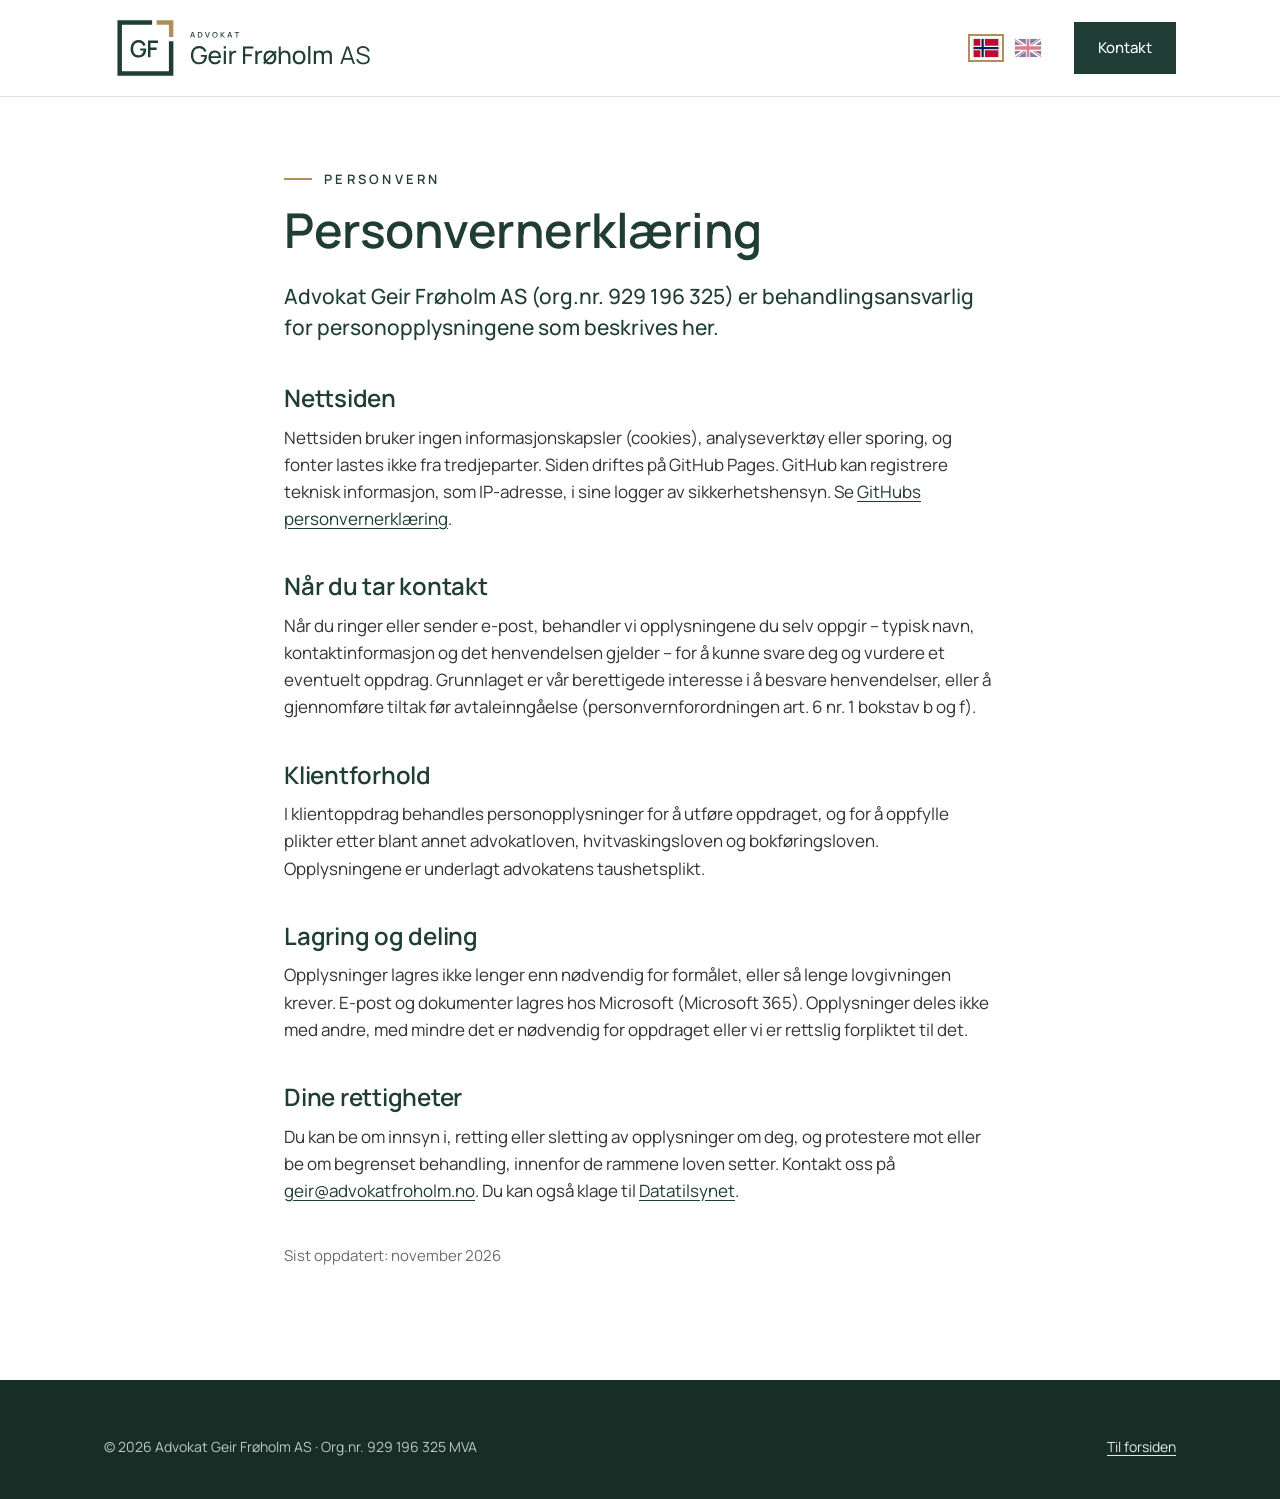
<file: personvern.html>
<!doctype html>
<html lang="nb">
<head>
<meta charset="utf-8">
<meta name="viewport" content="width=device-width, initial-scale=1">
<title>Personvernerklæring – Advokat Geir Frøholm AS</title>
<meta name="description" content="Hvordan Advokat Geir Frøholm AS behandler personopplysninger.">
<link rel="canonical" href="https://advokatfroholm.no/personvern.html">
<meta name="theme-color" content="#1F3D34">
<link rel="icon" href="/favicon.ico" sizes="any">
<link rel="icon" href="/favicon.svg" type="image/svg+xml">
<link rel="apple-touch-icon" href="/apple-touch-icon.png">
<link rel="alternate" hreflang="nb" href="https://advokatfroholm.no/personvern.html">
<link rel="alternate" hreflang="en" href="https://advokatfroholm.no/en/privacy.html">
<link rel="alternate" hreflang="x-default" href="https://advokatfroholm.no/personvern.html">
<link rel="preload" href="/assets/manrope.woff2" as="font" type="font/woff2" crossorigin>
<link rel="stylesheet" href="/assets/style.css">
</head>
<body>
<header class="topp">
  <div class="wrap">
    <a class="logo" href="/" aria-label="Til forsiden"><img class="hel" src="/assets/logo-farge.svg" alt="Advokat Geir Frøholm AS" width="500" height="148"><img class="symbol" src="/assets/symbol-farge.svg" alt="Advokat Geir Frøholm AS" width="116" height="116"></a>
    <nav class="meny" aria-label="Hovedmeny">
      <div class="sprak" role="group" aria-label="Språk / Language"><a href="/personvern.html" hreflang="nb" lang="nb" title="Norsk" aria-label="Norsk" aria-current="true"><svg viewBox="0 0 22 16" aria-hidden="true"><rect width="22" height="16" fill="#BA0C2F"/><path d="M6 0h4v16H6zM0 6h22v4H0z" fill="#fff"/><path d="M7 0h2v16H7zM0 7h22v2H0z" fill="#00205B"/></svg></a><a href="/en/privacy.html" hreflang="en" lang="en" title="English" aria-label="English"><svg viewBox="0 0 60 30" aria-hidden="true" preserveAspectRatio="none"><clipPath id="uk-t"><path d="M30 15h30v15zv15H0zH0V0zV0h30z"/></clipPath><path d="M0 0v30h60V0z" fill="#012169"/><path d="M0 0l60 30m0-30L0 30" stroke="#fff" stroke-width="6"/><path d="M0 0l60 30m0-30L0 30" clip-path="url(#uk-t)" stroke="#C8102E" stroke-width="4"/><path d="M30 0v30M0 15h60" stroke="#fff" stroke-width="10"/><path d="M30 0v30M0 15h60" stroke="#C8102E" stroke-width="6"/></svg></a></div><a class="knapp" href="/#kontakt">Kontakt</a></nav>
  </div>
</header>
<main class="tekstside">
  <div class="wrap">
    <p class="etikett">Personvern</p>
    <h1>Personvernerklæring</h1>
    <p class="ingress">Advokat Geir Frøholm AS (org.nr. 929 196 325) er behandlingsansvarlig for personopplysningene som beskrives her.</p>

    <h2>Nettsiden</h2>
    <p>Nettsiden bruker ingen informasjonskapsler (cookies), analyseverktøy eller sporing, og fonter lastes ikke fra tredjeparter. Siden driftes på GitHub Pages. GitHub kan registrere teknisk informasjon, som IP-adresse, i sine logger av sikkerhetshensyn. Se <a href="https://docs.github.com/en/site-policy/privacy-policies/github-general-privacy-statement" rel="noopener">GitHubs personvernerklæring</a>.</p>

    <h2>Når du tar kontakt</h2>
    <p>Når du ringer eller sender e-post, behandler vi opplysningene du selv oppgir – typisk navn, kontaktinformasjon og det henvendelsen gjelder – for å kunne svare deg og vurdere et eventuelt oppdrag. Grunnlaget er vår berettigede interesse i å besvare henvendelser, eller å gjennomføre tiltak før avtaleinngåelse (personvernforordningen art. 6 nr. 1 bokstav b og f).</p>

    <h2>Klientforhold</h2>
    <p>I klientoppdrag behandles personopplysninger for å utføre oppdraget, og for å oppfylle plikter etter blant annet advokatloven, hvitvaskingsloven og bokføringsloven. Opplysningene er underlagt advokatens taushetsplikt.</p>

    <h2>Lagring og deling</h2>
    <p>Opplysninger lagres ikke lenger enn nødvendig for formålet, eller så lenge lovgivningen krever. E-post og dokumenter lagres hos Microsoft (Microsoft 365). Opplysninger deles ikke med andre, med mindre det er nødvendig for oppdraget eller vi er rettslig forpliktet til det.</p>

    <h2>Dine rettigheter</h2>
    <p>Du kan be om innsyn i, retting eller sletting av opplysninger om deg, og protestere mot eller be om begrenset behandling, innenfor de rammene loven setter. Kontakt oss på <a href="mailto:geir@advokatfroholm.no">geir@advokatfroholm.no</a>. Du kan også klage til <a href="https://www.datatilsynet.no" rel="noopener">Datatilsynet</a>.</p>

    <p style="margin-top:40px;color:#6b6b6b;font-size:15px">Sist oppdatert: november 2026</p>
  </div>
</main>
<footer class="bunn">
  <div class="wrap">
    <div class="smaa" style="margin-top:0;border-top:0;padding-top:0">
      <span>© 2026 Advokat Geir Frøholm AS · Org.nr. 929 196 325 MVA</span>
      <a href="/">Til forsiden</a>
    </div>
  </div>
</footer>
</body>
</html>
</file>
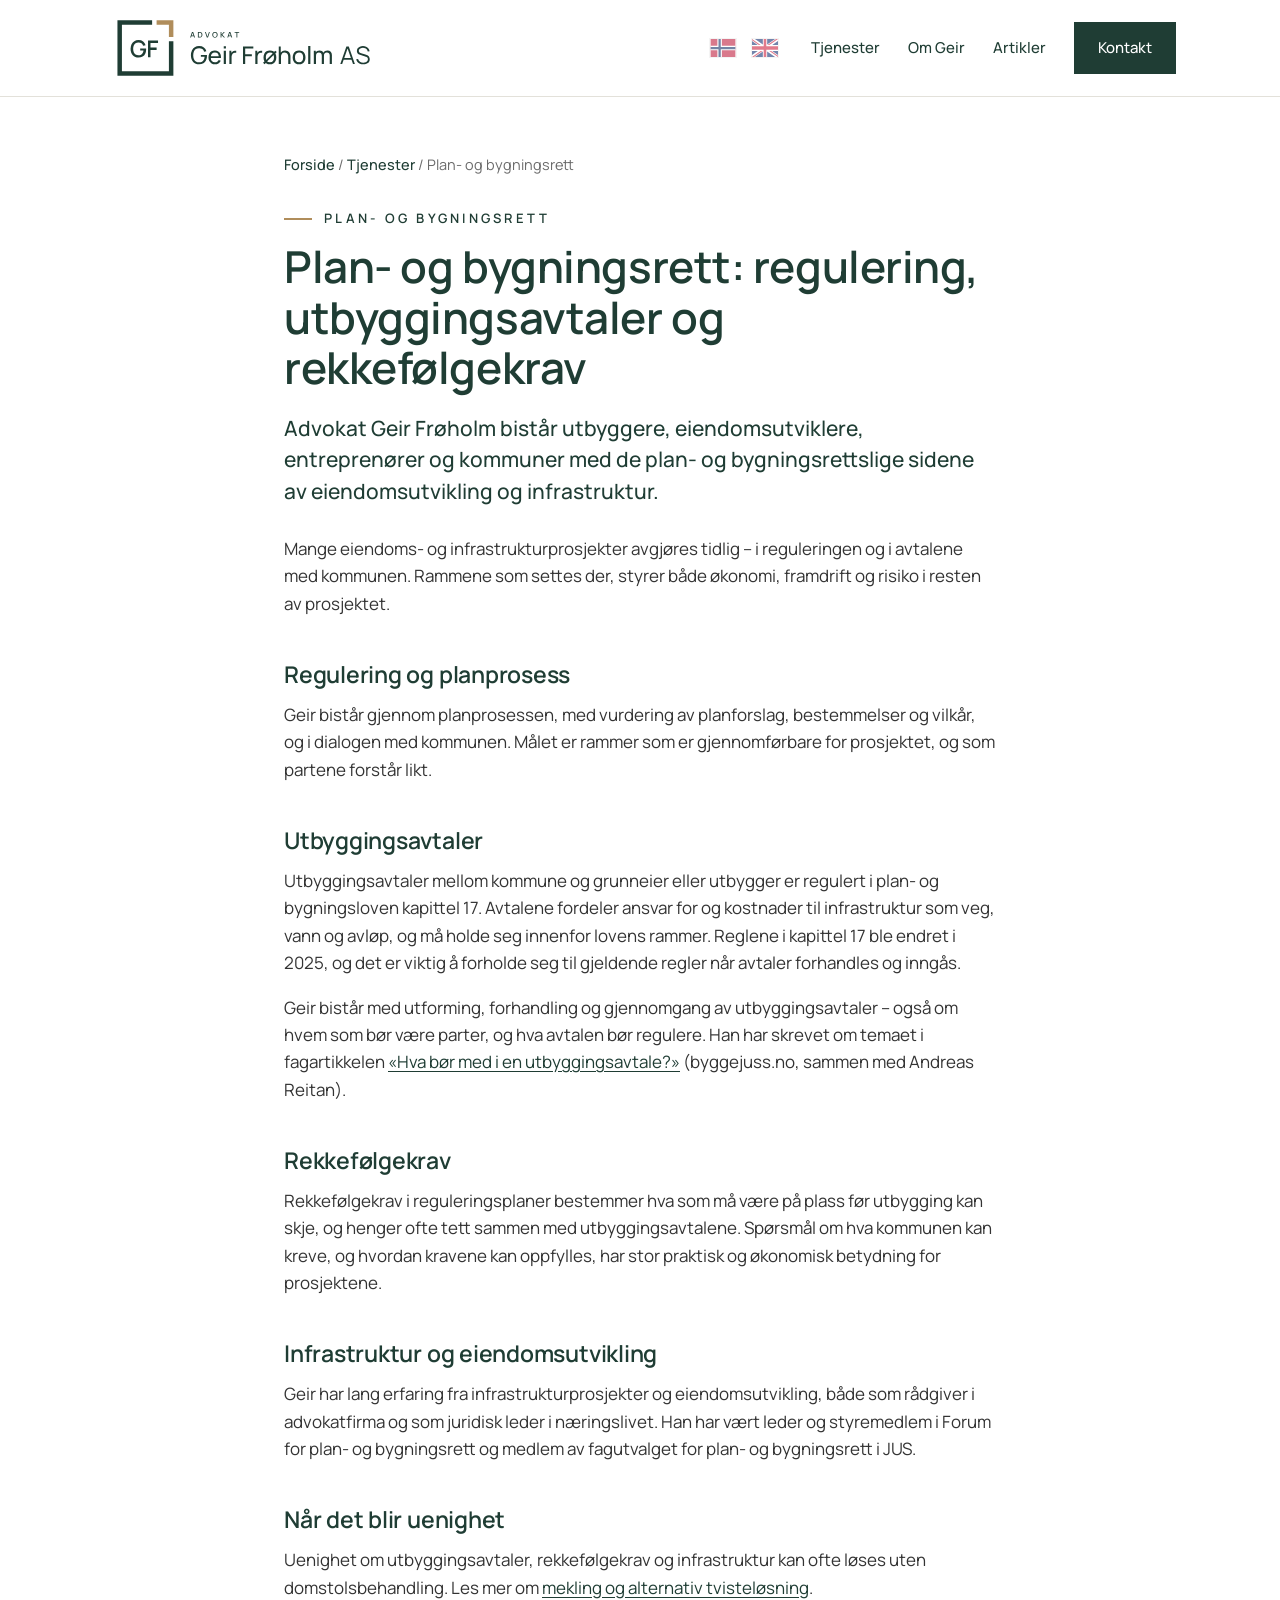
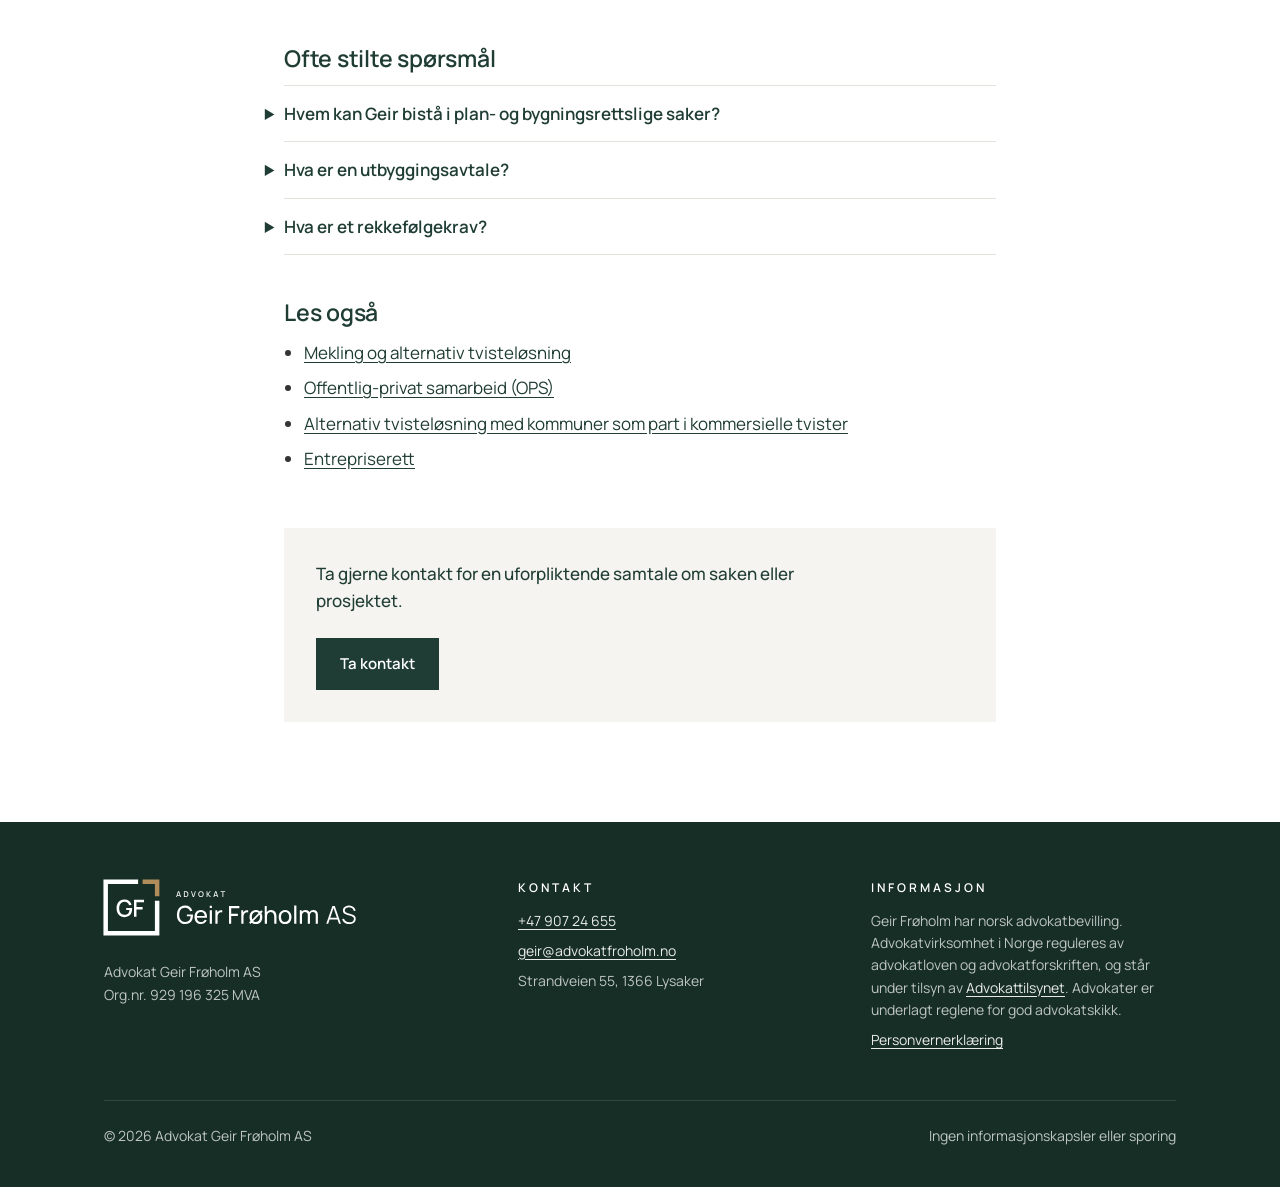
<file: plan-og-bygningsrett.html>
<!doctype html>
<html lang="nb">
<head>
<meta charset="utf-8">
<meta name="viewport" content="width=device-width, initial-scale=1">
<title>Advokat plan- og bygningsrett og utbyggingsavtaler | Geir Frøholm</title>
<meta name="description" content="Advokat for regulering, utbyggingsavtaler og rekkefølgekrav – for utbyggere, eiendomsutviklere og kommuner. Advokat Geir Frøholm, Lysaker.">
<link rel="canonical" href="https://advokatfroholm.no/plan-og-bygningsrett.html">
<meta property="og:type" content="website">
<meta property="og:title" content="Advokat plan- og bygningsrett og utbyggingsavtaler | Geir Frøholm">
<meta property="og:description" content="Advokat for regulering, utbyggingsavtaler og rekkefølgekrav – for utbyggere, eiendomsutviklere og kommuner. Advokat Geir Frøholm, Lysaker.">
<meta property="og:url" content="https://advokatfroholm.no/plan-og-bygningsrett.html">
<meta property="og:image" content="https://advokatfroholm.no/assets/og-image.png">
<meta property="og:locale" content="nb_NO">
<meta property="og:image:width" content="1200">
<meta property="og:image:height" content="630">
<meta property="og:image:alt" content="Advokat Geir Frøholm AS">
<meta property="og:site_name" content="Advokat Geir Frøholm AS">
<meta name="twitter:card" content="summary_large_image">
<meta name="theme-color" content="#1F3D34">
<link rel="icon" href="/favicon.ico" sizes="any">
<link rel="icon" href="/favicon.svg" type="image/svg+xml">
<link rel="apple-touch-icon" href="/apple-touch-icon.png">
<link rel="preload" href="/assets/manrope.woff2" as="font" type="font/woff2" crossorigin>
<link rel="stylesheet" href="/assets/style.css">
<script type="application/ld+json">
[
  {
    "@context": "https://schema.org",
    "@type": "WebPage",
    "url": "https://advokatfroholm.no/plan-og-bygningsrett.html",
    "name": "Advokat plan- og bygningsrett og utbyggingsavtaler | Geir Frøholm",
    "description": "Advokat for regulering, utbyggingsavtaler og rekkefølgekrav – for utbyggere, eiendomsutviklere og kommuner. Advokat Geir Frøholm, Lysaker.",
    "inLanguage": "nb",
    "isPartOf": {
      "@type": "WebSite",
      "url": "https://advokatfroholm.no/",
      "name": "Advokat Geir Frøholm AS"
    },
    "about": "Plan- og bygningsrett: regulering, utbyggingsavtaler og rekkefølgekrav",
    "author": {
      "@type": "Person",
      "@id": "https://advokatfroholm.no/#geir",
      "name": "Geir Frøholm"
    },
    "publisher": {
      "@type": "LegalService",
      "@id": "https://advokatfroholm.no/#firma",
      "name": "Advokat Geir Frøholm AS"
    },
    "breadcrumb": {
      "@type": "BreadcrumbList",
      "itemListElement": [
        {
          "@type": "ListItem",
          "position": 1,
          "name": "Forside",
          "item": "https://advokatfroholm.no/"
        },
        {
          "@type": "ListItem",
          "position": 2,
          "name": "Plan- og bygningsrett",
          "item": "https://advokatfroholm.no/plan-og-bygningsrett.html"
        }
      ]
    }
  },
  {
    "@context": "https://schema.org",
    "@type": "FAQPage",
    "mainEntity": [
      {
        "@type": "Question",
        "name": "Hvem kan Geir bistå i plan- og bygningsrettslige saker?",
        "acceptedAnswer": {
          "@type": "Answer",
          "text": "Utbyggere, eiendomsutviklere, grunneiere, entreprenører og kommuner – både i tidlig fase, under forhandlinger og hvis det oppstår uenighet."
        }
      },
      {
        "@type": "Question",
        "name": "Hva er en utbyggingsavtale?",
        "acceptedAnswer": {
          "@type": "Answer",
          "text": "En avtale mellom kommunen og en grunneier eller utbygger om gjennomføring av en arealplan, typisk om infrastruktur som veg, vann og avløp. Utbyggingsavtaler er regulert i plan- og bygningsloven kapittel 17."
        }
      },
      {
        "@type": "Question",
        "name": "Hva er et rekkefølgekrav?",
        "acceptedAnswer": {
          "@type": "Answer",
          "text": "En bestemmelse i en reguleringsplan om at bestemte tiltak, for eksempel veg eller annen infrastruktur, må være gjennomført før utbygging kan skje eller tas i bruk."
        }
      }
    ]
  }
]
</script>
</head>
<body>

<header class="topp">
  <div class="wrap">
    <a class="logo" href="/" aria-label="Advokat Geir Frøholm AS – til forsiden"><img class="hel" src="/assets/logo-farge.svg" alt="Advokat Geir Frøholm AS" width="500" height="148"><img class="symbol" src="/assets/symbol-farge.svg" alt="Advokat Geir Frøholm AS" width="116" height="116">
    </a>
    <nav class="meny" aria-label="Hovedmeny">
      <div class="sprak" role="group" aria-label="Språk / Language"><a href="/" hreflang="nb" lang="nb" title="Norsk" aria-label="Norsk"><svg viewBox="0 0 22 16" aria-hidden="true"><rect width="22" height="16" fill="#BA0C2F"/><path d="M6 0h4v16H6zM0 6h22v4H0z" fill="#fff"/><path d="M7 0h2v16H7zM0 7h22v2H0z" fill="#00205B"/></svg></a><a href="/en/#services" hreflang="en" lang="en" title="English" aria-label="English"><svg viewBox="0 0 60 30" aria-hidden="true" preserveAspectRatio="none"><clipPath id="uk-t"><path d="M30 15h30v15zv15H0zH0V0zV0h30z"/></clipPath><path d="M0 0v30h60V0z" fill="#012169"/><path d="M0 0l60 30m0-30L0 30" stroke="#fff" stroke-width="6"/><path d="M0 0l60 30m0-30L0 30" clip-path="url(#uk-t)" stroke="#C8102E" stroke-width="4"/><path d="M30 0v30M0 15h60" stroke="#fff" stroke-width="10"/><path d="M30 0v30M0 15h60" stroke="#C8102E" stroke-width="6"/></svg></a></div>
      <div class="meny-lenker" id="meny-lenker">
        <a href="/#tjenester">Tjenester</a>
        <a href="/#om">Om Geir</a>
        <a href="/#artikler">Artikler</a>
      </div>
      <a class="knapp" href="/#kontakt">Kontakt</a>
      <button class="meny-knapp" type="button" aria-label="Meny" aria-expanded="false" aria-controls="meny-lenker"><svg viewBox="0 0 24 24" width="24" height="24" aria-hidden="true"><path d="M3 6h18M3 12h18M3 18h18" fill="none" stroke="currentColor" stroke-width="2"/></svg></button>
    </nav>
  </div>
</header>

<main class="tekstside artikkelside fagside">
  <article class="wrap">
    <nav class="tilbake" aria-label="Brødsmuler"><a href="/">Forside</a> <span aria-hidden="true">/</span> <a href="/#tjenester">Tjenester</a> <span aria-hidden="true">/</span> Plan- og bygningsrett</nav>
    <p class="etikett">Plan- og bygningsrett</p>
    <h1>Plan- og bygningsrett: regulering, utbyggingsavtaler og rekkefølgekrav</h1>
    <p class="ingress">Advokat Geir Frøholm bistår utbyggere, eiendomsutviklere, entreprenører og kommuner med de plan- og bygningsrettslige sidene av eiendomsutvikling og infrastruktur.</p>
    <div class="brodtekst">
<p>Mange eiendoms- og infrastrukturprosjekter avgjøres tidlig – i reguleringen og i avtalene med kommunen. Rammene som settes der, styrer både økonomi, framdrift og risiko i resten av prosjektet.</p>
<h2>Regulering og planprosess</h2>
<p>Geir bistår gjennom planprosessen, med vurdering av planforslag, bestemmelser og vilkår, og i dialogen med kommunen. Målet er rammer som er gjennomførbare for prosjektet, og som partene forstår likt.</p>
<h2>Utbyggingsavtaler</h2>
<p>Utbyggingsavtaler mellom kommune og grunneier eller utbygger er regulert i plan- og bygningsloven kapittel 17. Avtalene fordeler ansvar for og kostnader til infrastruktur som veg, vann og avløp, og må holde seg innenfor lovens rammer. Reglene i kapittel 17 ble endret i 2025, og det er viktig å forholde seg til gjeldende regler når avtaler forhandles og inngås.</p>
<p>Geir bistår med utforming, forhandling og gjennomgang av utbyggingsavtaler – også om hvem som bør være parter, og hva avtalen bør regulere. Han har skrevet om temaet i fagartikkelen <a href="https://byggejuss.no/hva-bor-med-i-en-utbyggingsavtale/" target="_blank" rel="noopener">«Hva bør med i en utbyggingsavtale?»</a> (byggejuss.no, sammen med Andreas Reitan).</p>
<h2>Rekkefølgekrav</h2>
<p>Rekkefølgekrav i reguleringsplaner bestemmer hva som må være på plass før utbygging kan skje, og henger ofte tett sammen med utbyggingsavtalene. Spørsmål om hva kommunen kan kreve, og hvordan kravene kan oppfylles, har stor praktisk og økonomisk betydning for prosjektene.</p>
<h2>Infrastruktur og eiendomsutvikling</h2>
<p>Geir har lang erfaring fra infrastrukturprosjekter og eiendomsutvikling, både som rådgiver i advokatfirma og som juridisk leder i næringslivet. Han har vært leder og styremedlem i Forum for plan- og bygningsrett og medlem av fagutvalget for plan- og bygningsrett i JUS.</p>
<h2>Når det blir uenighet</h2>
<p>Uenighet om utbyggingsavtaler, rekkefølgekrav og infrastruktur kan ofte løses uten domstolsbehandling. Les mer om <a href="/mekling.html">mekling og alternativ tvisteløsning</a>.</p>

<h2>Ofte stilte spørsmål</h2>
<details class="faq"><summary>Hvem kan Geir bistå i plan- og bygningsrettslige saker?</summary><p>Utbyggere, eiendomsutviklere, grunneiere, entreprenører og kommuner – både i tidlig fase, under forhandlinger og hvis det oppstår uenighet.</p></details>
<details class="faq"><summary>Hva er en utbyggingsavtale?</summary><p>En avtale mellom kommunen og en grunneier eller utbygger om gjennomføring av en arealplan, typisk om infrastruktur som veg, vann og avløp. Utbyggingsavtaler er regulert i plan- og bygningsloven kapittel 17.</p></details>
<details class="faq"><summary>Hva er et rekkefølgekrav?</summary><p>En bestemmelse i en reguleringsplan om at bestemte tiltak, for eksempel veg eller annen infrastruktur, må være gjennomført før utbygging kan skje eller tas i bruk.</p></details>

<h2>Les også</h2>
<ul class="relatert">
  <li><a href="/mekling.html">Mekling og alternativ tvisteløsning</a></li>
  <li><a href="/ops.html">Offentlig-privat samarbeid (OPS)</a></li>
  <li><a href="/artikler/alternativ-tvistelosning-kommuner.html">Alternativ tvisteløsning med kommuner som part i kommersielle tvister</a></li>
  <li><a href="/entrepriserett.html">Entrepriserett</a></li>
</ul>
    </div>
    <div class="artikkel-cta">
      <p>Ta gjerne kontakt for en uforpliktende samtale om saken eller prosjektet.</p>
      <a class="knapp" href="/#kontakt">Ta kontakt</a>
    </div>
  </article>
</main>


<footer class="bunn">
  <div class="wrap">
    <div class="bunn-grid">
      <div>
        <img src="/assets/logo-negativ.svg" alt="Advokat Geir Frøholm AS" width="500" height="148" loading="lazy">
        <p>Advokat Geir Frøholm AS<br>Org.nr. 929 196 325 MVA</p>
      </div>
      <div>
        <p class="bunn-tittel">Kontakt</p>
        <p><a href="tel:+4790724655">+47 907 24 655</a></p>
        <p><a href="mailto:geir@advokatfroholm.no">geir@advokatfroholm.no</a></p>
        <p>Strandveien 55, 1366 Lysaker</p>
      </div>
      <div>
        <p class="bunn-tittel">Informasjon</p>
        <p>Geir Frøholm har norsk advokatbevilling. Advokatvirksomhet i Norge reguleres av advokatloven og advokatforskriften, og står under tilsyn av <a href="https://tilsynet.no" rel="noopener">Advokattilsynet</a>. Advokater er underlagt reglene for god advokatskikk.</p>
        <p><a href="/personvern.html">Personvernerklæring</a></p>
      </div>
    </div>
    <div class="smaa">
      <span>© <span id="aar">2026</span> Advokat Geir Frøholm AS</span>
      <span>Ingen informasjonskapsler eller sporing</span>
    </div>
  </div>
</footer>

<script>document.getElementById("aar").textContent = new Date().getFullYear();</script>
<script>
(function () {
  var topp = document.querySelector(".topp"), knapp = document.querySelector(".meny-knapp");
  if (!topp || !knapp) return;
  function sett(aapen) { topp.classList.toggle("aapen", aapen); knapp.setAttribute("aria-expanded", aapen ? "true" : "false"); }
  knapp.addEventListener("click", function () { sett(!topp.classList.contains("aapen")); });
  document.getElementById("meny-lenker").addEventListener("click", function (e) { if (e.target.closest("a")) sett(false); });
  document.addEventListener("keydown", function (e) { if (e.key === "Escape" && topp.classList.contains("aapen")) { sett(false); knapp.focus(); } });
})();
</script>
</body>
</html>
</file>
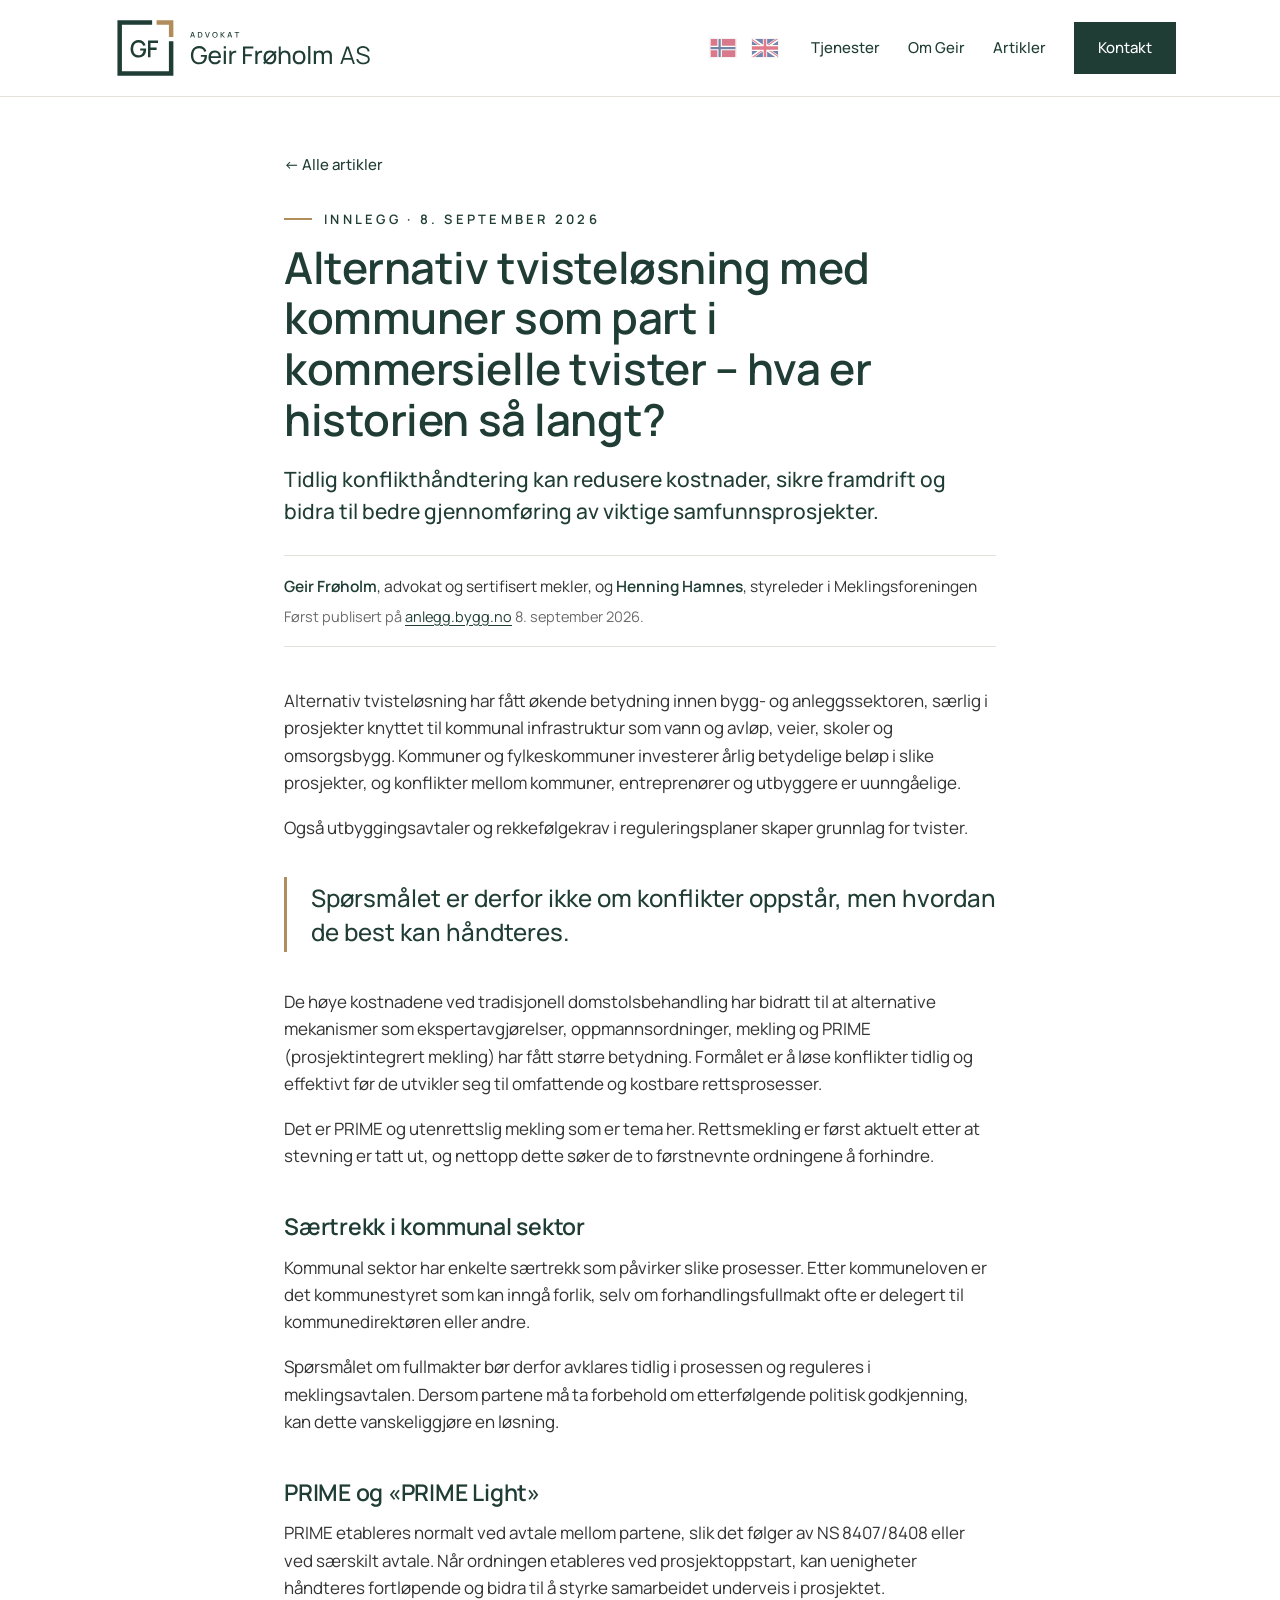
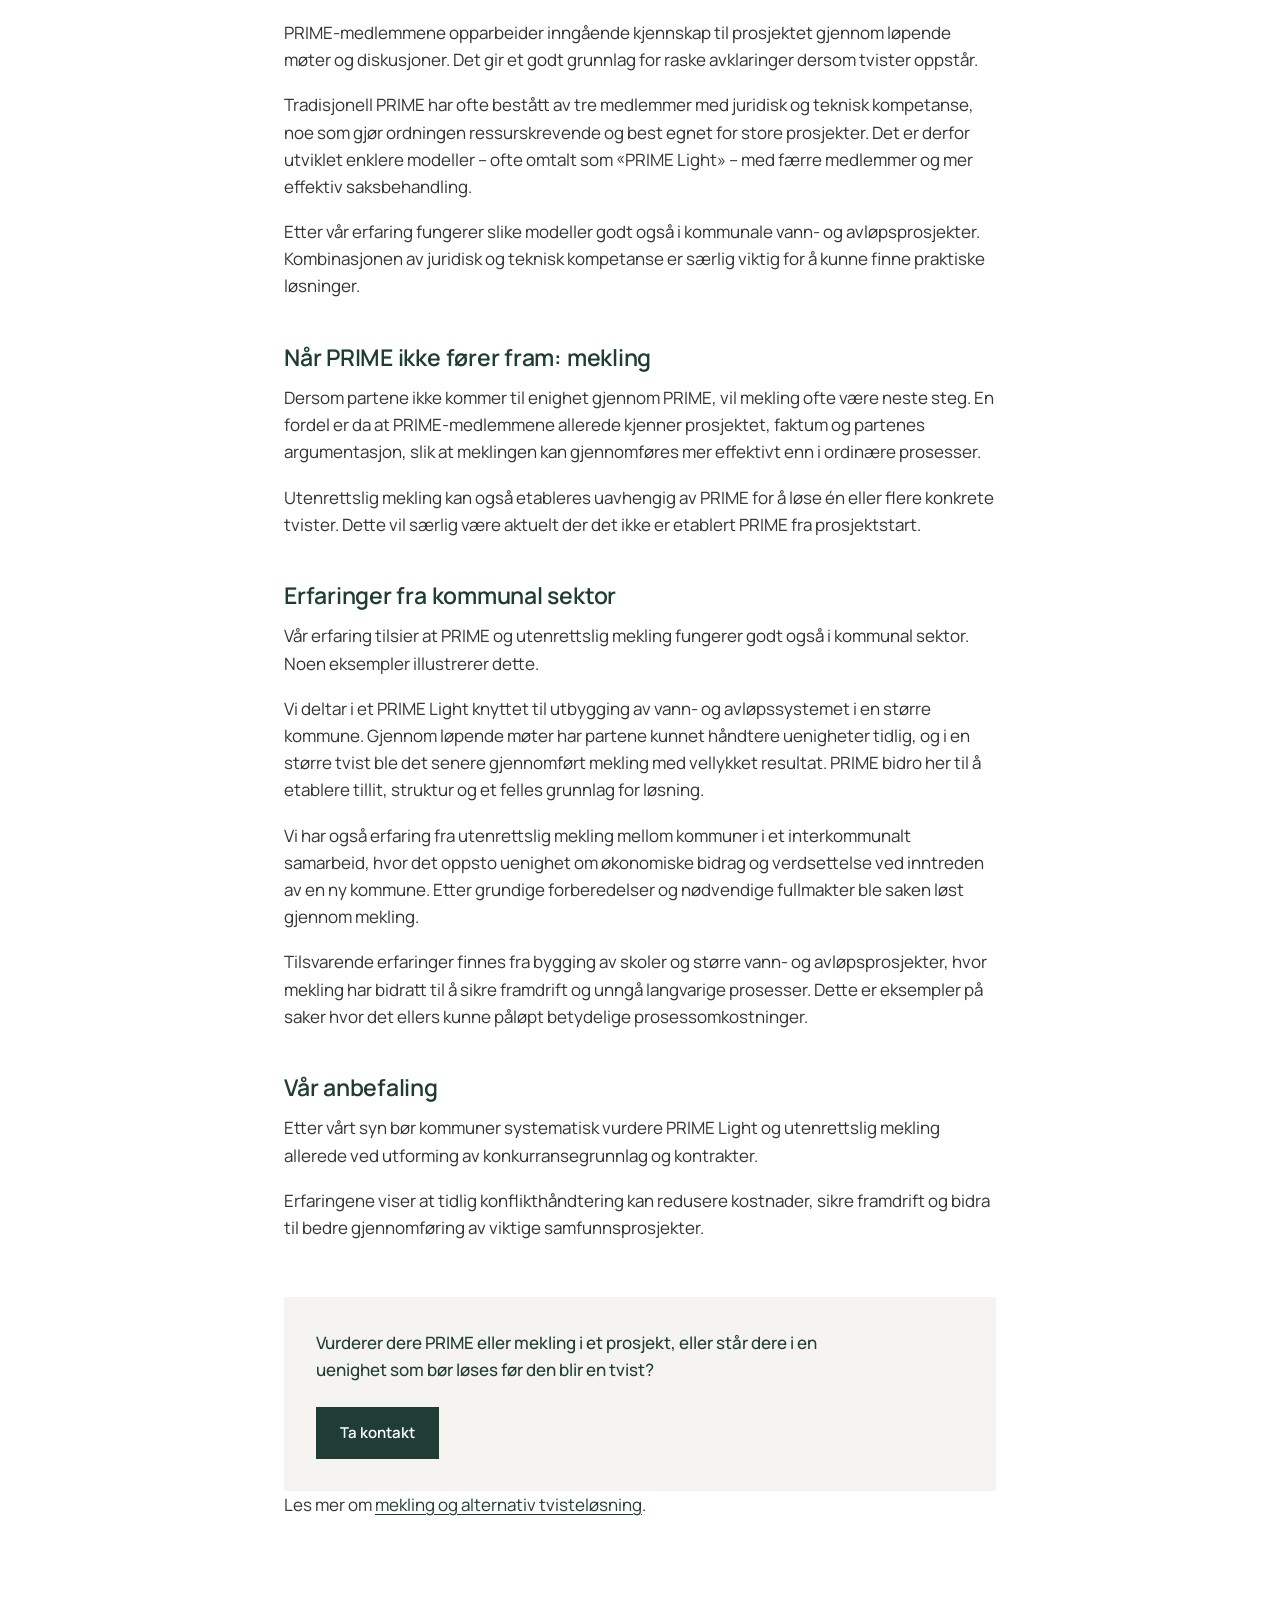
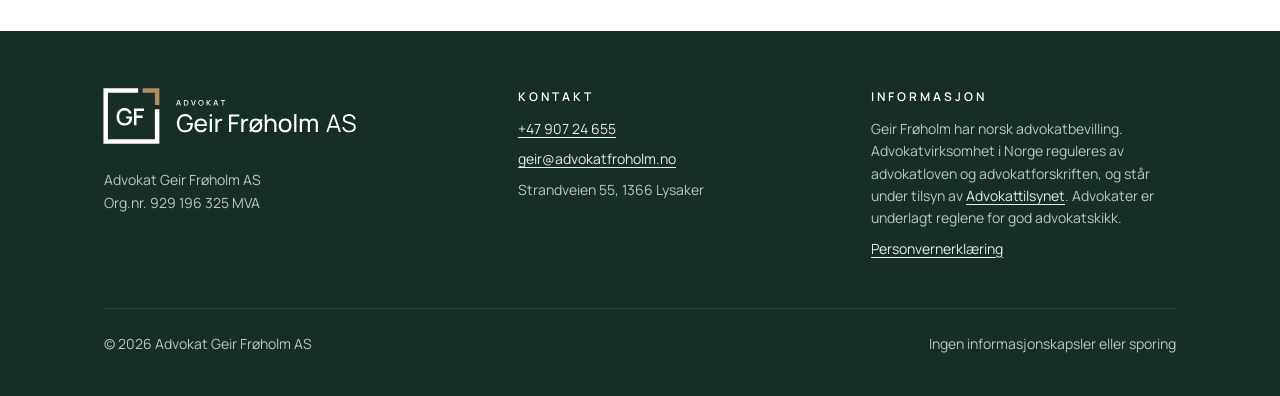
<file: artikler/alternativ-tvistelosning-kommuner.html>
<!doctype html>
<html lang="nb">
<head>
<meta charset="utf-8">
<meta name="viewport" content="width=device-width, initial-scale=1">
<title>Alternativ tvisteløsning med kommuner som part | Geir Frøholm</title>
<meta name="description" content="PRIME og utenrettslig mekling når kommunen er part: særtrekk i kommunal sektor og erfaringer fra konkrete saker. Av Geir Frøholm og Henning Hamnes.">
<link rel="canonical" href="https://advokatfroholm.no/artikler/alternativ-tvistelosning-kommuner.html">
<meta property="og:type" content="article">
<meta property="og:title" content="Alternativ tvisteløsning med kommuner som part i kommersielle tvister – hva er historien så langt?">
<meta property="og:description" content="Tidlig konflikthåndtering kan redusere kostnader, sikre framdrift og bidra til bedre gjennomføring av viktige samfunnsprosjekter.">
<meta property="og:url" content="https://advokatfroholm.no/artikler/alternativ-tvistelosning-kommuner.html">
<meta property="og:image" content="https://advokatfroholm.no/assets/og-image.png">
<meta property="og:locale" content="nb_NO">
<meta property="article:published_time" content="2026-09-08T12:03:00+02:00">
<meta property="og:image:width" content="1200">
<meta property="og:image:height" content="630">
<meta property="og:image:alt" content="Advokat Geir Frøholm AS">
<meta property="og:site_name" content="Advokat Geir Frøholm AS">
<meta name="twitter:card" content="summary_large_image">
<meta name="theme-color" content="#1F3D34">
<link rel="icon" href="/favicon.ico" sizes="any">
<link rel="icon" href="/favicon.svg" type="image/svg+xml">
<link rel="apple-touch-icon" href="/apple-touch-icon.png">
<link rel="preload" href="/assets/manrope.woff2" as="font" type="font/woff2" crossorigin>
<link rel="stylesheet" href="/assets/style.css">
<script type="application/ld+json">
{
  "@context": "https://schema.org",
  "@type": "Article",
  "headline": "Alternativ tvisteløsning med kommuner som part i kommersielle tvister – hva er historien så langt?",
  "description": "Tidlig konflikthåndtering kan redusere kostnader, sikre framdrift og bidra til bedre gjennomføring av viktige samfunnsprosjekter.",
  "inLanguage": "nb",
  "datePublished": "2026-09-08T12:03:00+02:00",
  "dateModified": "2026-09-08T12:39:00+02:00",
  "author": [
    {
      "@type": "Person",
      "name": "Geir Frøholm",
      "jobTitle": "Advokat og sertifisert mekler",
      "url": "https://advokatfroholm.no/#om",
      "@id": "https://advokatfroholm.no/#geir"
    },
    {
      "@type": "Person",
      "name": "Henning Hamnes",
      "jobTitle": "Styreleder i Meklingsforeningen"
    }
  ],
  "publisher": {
    "@type": "LegalService",
    "@id": "https://advokatfroholm.no/#firma",
    "name": "Advokat Geir Frøholm AS",
    "url": "https://advokatfroholm.no/",
    "logo": {
      "@type": "ImageObject",
      "url": "https://advokatfroholm.no/assets/icon-512.png"
    }
  },
  "isBasedOn": "https://anlegg.bygg.no/byggejus-innlegg-jus/innlegg-alternativ-tvistelosning-med-kommuner-som-part-i-kommersielle-tvister-hva-er-historien-sa-langt/2952908",
  "mainEntityOfPage": {
    "@type": "WebPage",
    "@id": "https://advokatfroholm.no/artikler/alternativ-tvistelosning-kommuner.html"
  },
  "image": [
    "https://advokatfroholm.no/assets/og-image.png"
  ],
  "about": [
    {
      "@type": "Thing",
      "name": "Mekling"
    },
    {
      "@type": "Thing",
      "name": "Prosjektintegrert mekling (PRIME)"
    }
  ]
}
</script>
</head>
<body>

<header class="topp">
  <div class="wrap">
    <a class="logo" href="/" aria-label="Advokat Geir Frøholm AS – til forsiden"><img class="hel" src="/assets/logo-farge.svg" alt="Advokat Geir Frøholm AS" width="500" height="148"><img class="symbol" src="/assets/symbol-farge.svg" alt="Advokat Geir Frøholm AS" width="116" height="116">
    </a>
    <nav class="meny" aria-label="Hovedmeny">
      <div class="sprak" role="group" aria-label="Språk / Language"><a href="/" hreflang="nb" lang="nb" title="Norsk" aria-label="Norsk"><svg viewBox="0 0 22 16" aria-hidden="true"><rect width="22" height="16" fill="#BA0C2F"/><path d="M6 0h4v16H6zM0 6h22v4H0z" fill="#fff"/><path d="M7 0h2v16H7zM0 7h22v2H0z" fill="#00205B"/></svg></a><a href="/en/#articles" hreflang="en" lang="en" title="English" aria-label="English"><svg viewBox="0 0 60 30" aria-hidden="true" preserveAspectRatio="none"><clipPath id="uk-t"><path d="M30 15h30v15zv15H0zH0V0zV0h30z"/></clipPath><path d="M0 0v30h60V0z" fill="#012169"/><path d="M0 0l60 30m0-30L0 30" stroke="#fff" stroke-width="6"/><path d="M0 0l60 30m0-30L0 30" clip-path="url(#uk-t)" stroke="#C8102E" stroke-width="4"/><path d="M30 0v30M0 15h60" stroke="#fff" stroke-width="10"/><path d="M30 0v30M0 15h60" stroke="#C8102E" stroke-width="6"/></svg></a></div>
      <div class="meny-lenker" id="meny-lenker">
        <a href="/#tjenester">Tjenester</a>
        <a href="/#om">Om Geir</a>
        <a href="/#artikler">Artikler</a>
      </div>
      <a class="knapp" href="/#kontakt">Kontakt</a>
      <button class="meny-knapp" type="button" aria-label="Meny" aria-expanded="false" aria-controls="meny-lenker"><svg viewBox="0 0 24 24" width="24" height="24" aria-hidden="true"><path d="M3 6h18M3 12h18M3 18h18" fill="none" stroke="currentColor" stroke-width="2"/></svg></button>
    </nav>
  </div>
</header>

<main class="tekstside artikkelside">
  <article class="wrap">
    <p class="tilbake"><a href="/#artikler">← Alle artikler</a></p>
    <p class="etikett">Innlegg · 8. september 2026</p>
    <h1>Alternativ tvisteløsning med kommuner som part i kommersielle tvister – hva er historien så langt?</h1>
    <p class="ingress">Tidlig konflikthåndtering kan redusere kostnader, sikre framdrift og bidra til bedre gjennomføring av viktige samfunnsprosjekter.</p>
    <div class="byline">
      <p><b>Geir Frøholm</b>, advokat og sertifisert mekler, og <b>Henning Hamnes</b>, styreleder i Meklingsforeningen</p>
      <p class="kilde">Først publisert på <a href="https://anlegg.bygg.no/byggejus-innlegg-jus/innlegg-alternativ-tvistelosning-med-kommuner-som-part-i-kommersielle-tvister-hva-er-historien-sa-langt/2952908" rel="noopener" target="_blank">anlegg.bygg.no</a> 8. september 2026.</p>
    </div>
    <div class="brodtekst">

<p>Alternativ tvisteløsning har fått økende betydning innen bygg- og anleggssektoren, særlig i prosjekter knyttet til kommunal infrastruktur som vann og avløp, veier, skoler og omsorgsbygg. Kommuner og fylkeskommuner investerer årlig betydelige beløp i slike prosjekter, og konflikter mellom kommuner, entreprenører og utbyggere er uunngåelige.</p>
<p>Også utbyggingsavtaler og rekkefølgekrav i reguleringsplaner skaper grunnlag for tvister.</p>
<blockquote class="sitat">Spørsmålet er derfor ikke om konflikter oppstår, men hvordan de best kan håndteres.</blockquote>
<p>De høye kostnadene ved tradisjonell domstolsbehandling har bidratt til at alternative mekanismer som ekspertavgjørelser, oppmannsordninger, mekling og PRIME (prosjektintegrert mekling) har fått større betydning. Formålet er å løse konflikter tidlig og effektivt før de utvikler seg til omfattende og kostbare rettsprosesser.</p>
<p>Det er PRIME og utenrettslig mekling som er tema her. Rettsmekling er først aktuelt etter at stevning er tatt ut, og nettopp dette søker de to førstnevnte ordningene å forhindre.</p>
<h2>Særtrekk i kommunal sektor</h2>
<p>Kommunal sektor har enkelte særtrekk som påvirker slike prosesser. Etter kommuneloven er det kommunestyret som kan inngå forlik, selv om forhandlingsfullmakt ofte er delegert til kommunedirektøren eller andre.</p>
<p>Spørsmålet om fullmakter bør derfor avklares tidlig i prosessen og reguleres i meklingsavtalen. Dersom partene må ta forbehold om etterfølgende politisk godkjenning, kan dette vanskeliggjøre en løsning.</p>
<h2>PRIME og «PRIME Light»</h2>
<p>PRIME etableres normalt ved avtale mellom partene, slik det følger av NS 8407/8408 eller ved særskilt avtale. Når ordningen etableres ved prosjektoppstart, kan uenigheter håndteres fortløpende og bidra til å styrke samarbeidet underveis i prosjektet.</p>
<p>PRIME-medlemmene opparbeider inngående kjennskap til prosjektet gjennom løpende møter og diskusjoner. Det gir et godt grunnlag for raske avklaringer dersom tvister oppstår.</p>
<p>Tradisjonell PRIME har ofte bestått av tre medlemmer med juridisk og teknisk kompetanse, noe som gjør ordningen ressurskrevende og best egnet for store prosjekter. Det er derfor utviklet enklere modeller – ofte omtalt som «PRIME Light» – med færre medlemmer og mer effektiv saksbehandling.</p>
<p>Etter vår erfaring fungerer slike modeller godt også i kommunale vann- og avløpsprosjekter. Kombinasjonen av juridisk og teknisk kompetanse er særlig viktig for å kunne finne praktiske løsninger.</p>
<h2>Når PRIME ikke fører fram: mekling</h2>
<p>Dersom partene ikke kommer til enighet gjennom PRIME, vil mekling ofte være neste steg. En fordel er da at PRIME-medlemmene allerede kjenner prosjektet, faktum og partenes argumentasjon, slik at meklingen kan gjennomføres mer effektivt enn i ordinære prosesser.</p>
<p>Utenrettslig mekling kan også etableres uavhengig av PRIME for å løse én eller flere konkrete tvister. Dette vil særlig være aktuelt der det ikke er etablert PRIME fra prosjektstart.</p>
<h2>Erfaringer fra kommunal sektor</h2>
<p>Vår erfaring tilsier at PRIME og utenrettslig mekling fungerer godt også i kommunal sektor. Noen eksempler illustrerer dette.</p>
<p>Vi deltar i et PRIME Light knyttet til utbygging av vann- og avløpssystemet i en større kommune. Gjennom løpende møter har partene kunnet håndtere uenigheter tidlig, og i en større tvist ble det senere gjennomført mekling med vellykket resultat. PRIME bidro her til å etablere tillit, struktur og et felles grunnlag for løsning.</p>
<p>Vi har også erfaring fra utenrettslig mekling mellom kommuner i et interkommunalt samarbeid, hvor det oppsto uenighet om økonomiske bidrag og verdsettelse ved inntreden av en ny kommune. Etter grundige forberedelser og nødvendige fullmakter ble saken løst gjennom mekling.</p>
<p>Tilsvarende erfaringer finnes fra bygging av skoler og større vann- og avløpsprosjekter, hvor mekling har bidratt til å sikre framdrift og unngå langvarige prosesser. Dette er eksempler på saker hvor det ellers kunne påløpt betydelige prosessomkostninger.</p>
<h2>Vår anbefaling</h2>
<p>Etter vårt syn bør kommuner systematisk vurdere PRIME Light og utenrettslig mekling allerede ved utforming av konkurransegrunnlag og kontrakter.</p>
<p>Erfaringene viser at tidlig konflikthåndtering kan redusere kostnader, sikre framdrift og bidra til bedre gjennomføring av viktige samfunnsprosjekter.</p>

    </div>
    <div class="artikkel-cta">
      <p>Vurderer dere PRIME eller mekling i et prosjekt, eller står dere i en uenighet som bør løses før den blir en tvist?</p>
      <a class="knapp" href="/#kontakt">Ta kontakt</a>
    </div>
    <p class="relatert-lenke">Les mer om <a href="/mekling.html">mekling og alternativ tvisteløsning</a>.</p>
  </article>
</main>

<footer class="bunn">
  <div class="wrap">
    <div class="bunn-grid">
      <div>
        <img src="/assets/logo-negativ.svg" alt="Advokat Geir Frøholm AS" width="500" height="148" loading="lazy">
        <p>Advokat Geir Frøholm AS<br>Org.nr. 929 196 325 MVA</p>
      </div>
      <div>
        <p class="bunn-tittel">Kontakt</p>
        <p><a href="tel:+4790724655">+47 907 24 655</a></p>
        <p><a href="mailto:geir@advokatfroholm.no">geir@advokatfroholm.no</a></p>
        <p>Strandveien 55, 1366 Lysaker</p>
      </div>
      <div>
        <p class="bunn-tittel">Informasjon</p>
        <p>Geir Frøholm har norsk advokatbevilling. Advokatvirksomhet i Norge reguleres av advokatloven og advokatforskriften, og står under tilsyn av <a href="https://tilsynet.no" rel="noopener">Advokattilsynet</a>. Advokater er underlagt reglene for god advokatskikk.</p>
        <p><a href="/personvern.html">Personvernerklæring</a></p>
      </div>
    </div>
    <div class="smaa">
      <span>© <span id="aar">2026</span> Advokat Geir Frøholm AS</span>
      <span>Ingen informasjonskapsler eller sporing</span>
    </div>
  </div>
</footer>

<script>document.getElementById("aar").textContent = new Date().getFullYear();</script>
<script>
(function () {
  var topp = document.querySelector(".topp"), knapp = document.querySelector(".meny-knapp");
  if (!topp || !knapp) return;
  function sett(aapen) { topp.classList.toggle("aapen", aapen); knapp.setAttribute("aria-expanded", aapen ? "true" : "false"); }
  knapp.addEventListener("click", function () { sett(!topp.classList.contains("aapen")); });
  document.getElementById("meny-lenker").addEventListener("click", function (e) { if (e.target.closest("a")) sett(false); });
  document.addEventListener("keydown", function (e) { if (e.key === "Escape" && topp.classList.contains("aapen")) { sett(false); knapp.focus(); } });
})();
</script>
</body>
</html>
</file>
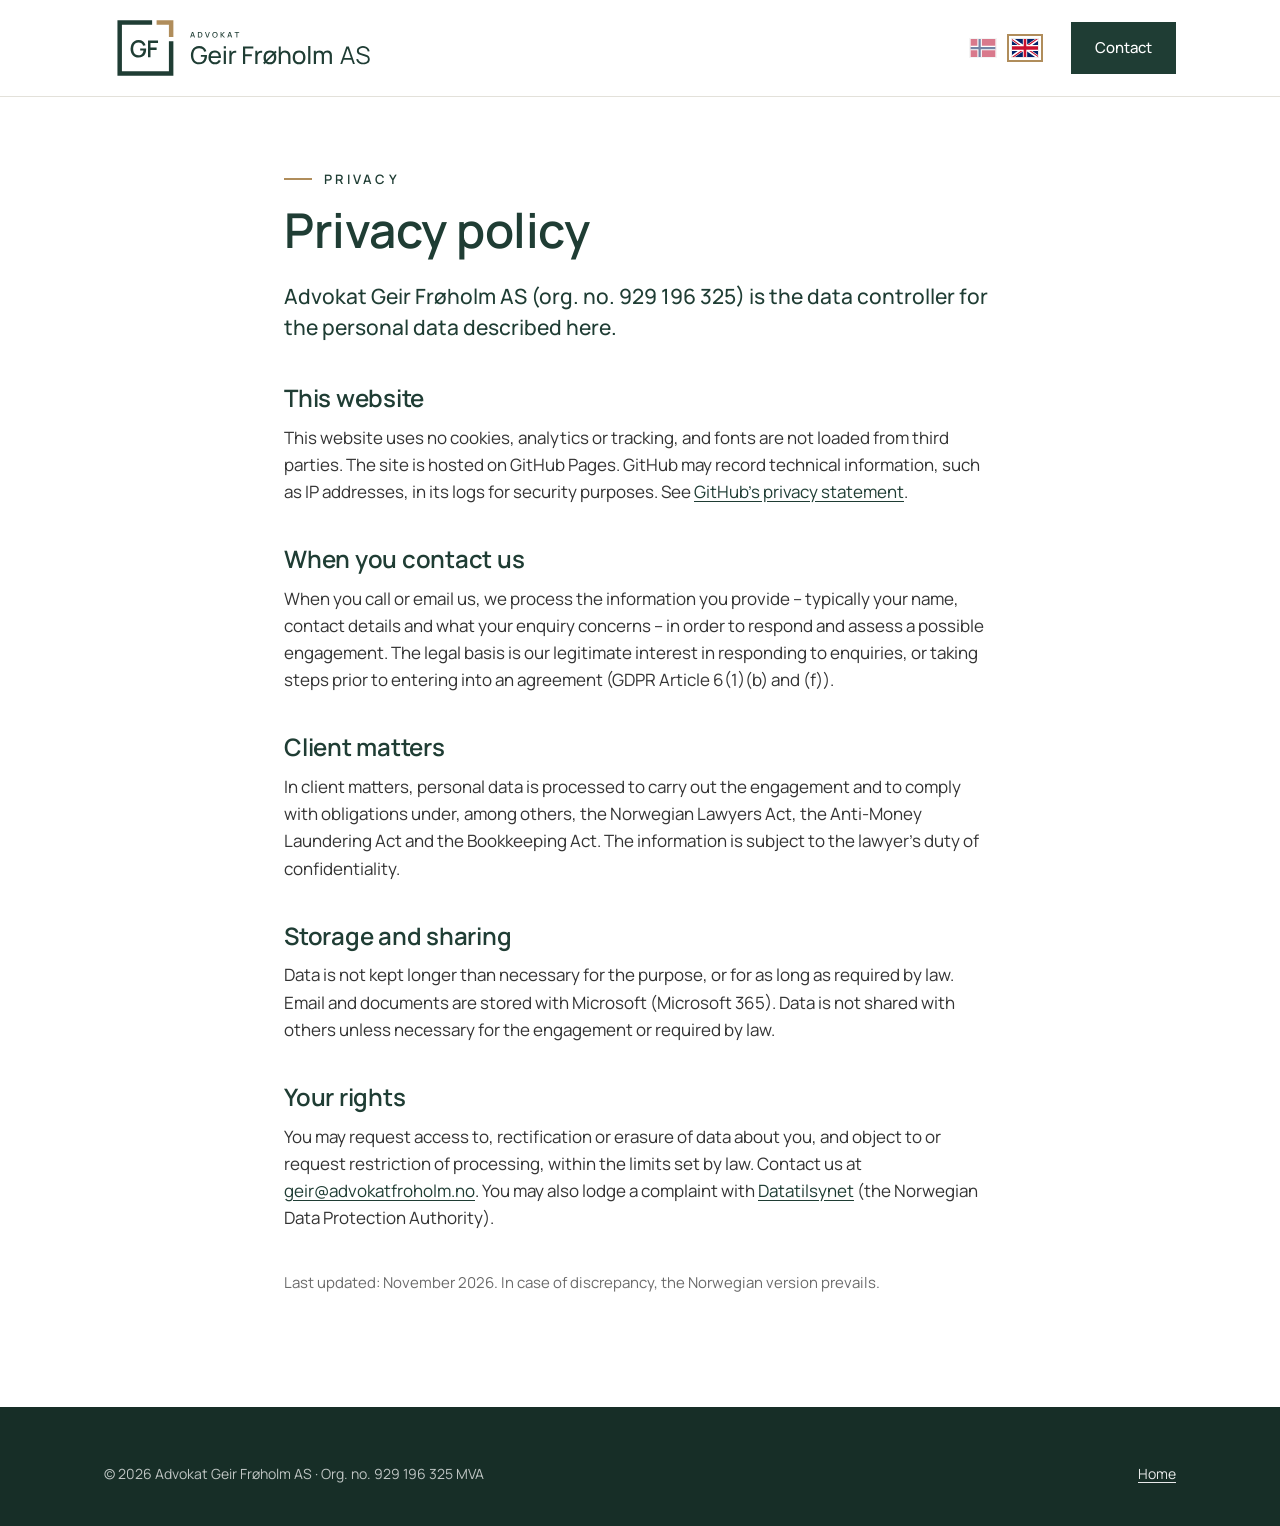
<file: en/privacy.html>
<!doctype html>
<html lang="en">
<head>
<meta charset="utf-8">
<meta name="viewport" content="width=device-width, initial-scale=1">
<title>Privacy policy – Advokat Geir Frøholm AS</title>
<meta name="description" content="How Advokat Geir Frøholm AS processes personal data.">
<link rel="canonical" href="https://advokatfroholm.no/en/privacy.html">
<meta name="theme-color" content="#1F3D34">
<link rel="icon" href="/favicon.ico" sizes="any">
<link rel="icon" href="/favicon.svg" type="image/svg+xml">
<link rel="apple-touch-icon" href="/apple-touch-icon.png">
<link rel="alternate" hreflang="nb" href="https://advokatfroholm.no/personvern.html">
<link rel="alternate" hreflang="en" href="https://advokatfroholm.no/en/privacy.html">
<link rel="alternate" hreflang="x-default" href="https://advokatfroholm.no/personvern.html">
<link rel="preload" href="/assets/manrope.woff2" as="font" type="font/woff2" crossorigin>
<link rel="stylesheet" href="/assets/style.css">
</head>
<body>
<header class="topp">
  <div class="wrap">
    <a class="logo" href="/en/" aria-label="Home"><img class="hel" src="/assets/logo-farge.svg" alt="Advokat Geir Frøholm AS" width="500" height="148"><img class="symbol" src="/assets/symbol-farge.svg" alt="Advokat Geir Frøholm AS" width="116" height="116"></a>
    <nav class="meny" aria-label="Main menu">
      <div class="sprak" role="group" aria-label="Språk / Language"><a href="/personvern.html" hreflang="nb" lang="nb" title="Norsk" aria-label="Norsk"><svg viewBox="0 0 22 16" aria-hidden="true"><rect width="22" height="16" fill="#BA0C2F"/><path d="M6 0h4v16H6zM0 6h22v4H0z" fill="#fff"/><path d="M7 0h2v16H7zM0 7h22v2H0z" fill="#00205B"/></svg></a><a href="/en/privacy.html" hreflang="en" lang="en" title="English" aria-label="English" aria-current="true"><svg viewBox="0 0 60 30" aria-hidden="true" preserveAspectRatio="none"><clipPath id="uk-t"><path d="M30 15h30v15zv15H0zH0V0zV0h30z"/></clipPath><path d="M0 0v30h60V0z" fill="#012169"/><path d="M0 0l60 30m0-30L0 30" stroke="#fff" stroke-width="6"/><path d="M0 0l60 30m0-30L0 30" clip-path="url(#uk-t)" stroke="#C8102E" stroke-width="4"/><path d="M30 0v30M0 15h60" stroke="#fff" stroke-width="10"/><path d="M30 0v30M0 15h60" stroke="#C8102E" stroke-width="6"/></svg></a></div><a class="knapp" href="/en/#contact">Contact</a></nav>
  </div>
</header>
<main class="tekstside">
  <div class="wrap">
    <p class="etikett">Privacy</p>
    <h1>Privacy policy</h1>
    <p class="ingress">Advokat Geir Frøholm AS (org. no. 929 196 325) is the data controller for the personal data described here.</p>

    <h2>This website</h2>
    <p>This website uses no cookies, analytics or tracking, and fonts are not loaded from third parties. The site is hosted on GitHub Pages. GitHub may record technical information, such as IP addresses, in its logs for security purposes. See <a href="https://docs.github.com/en/site-policy/privacy-policies/github-general-privacy-statement" rel="noopener">GitHub’s privacy statement</a>.</p>

    <h2>When you contact us</h2>
    <p>When you call or email us, we process the information you provide – typically your name, contact details and what your enquiry concerns – in order to respond and assess a possible engagement. The legal basis is our legitimate interest in responding to enquiries, or taking steps prior to entering into an agreement (GDPR Article 6(1)(b) and (f)).</p>

    <h2>Client matters</h2>
    <p>In client matters, personal data is processed to carry out the engagement and to comply with obligations under, among others, the Norwegian Lawyers Act, the Anti-Money Laundering Act and the Bookkeeping Act. The information is subject to the lawyer’s duty of confidentiality.</p>

    <h2>Storage and sharing</h2>
    <p>Data is not kept longer than necessary for the purpose, or for as long as required by law. Email and documents are stored with Microsoft (Microsoft 365). Data is not shared with others unless necessary for the engagement or required by law.</p>

    <h2>Your rights</h2>
    <p>You may request access to, rectification or erasure of data about you, and object to or request restriction of processing, within the limits set by law. Contact us at <a href="mailto:geir@advokatfroholm.no">geir@advokatfroholm.no</a>. You may also lodge a complaint with <a href="https://www.datatilsynet.no/en/" rel="noopener">Datatilsynet</a> (the Norwegian Data Protection Authority).</p>

    <p style="margin-top:40px;color:#6b6b6b;font-size:15px">Last updated: November 2026. In case of discrepancy, the Norwegian version prevails.</p>
  </div>
</main>
<footer class="bunn">
  <div class="wrap">
    <div class="smaa" style="margin-top:0;border-top:0;padding-top:0">
      <span>© 2026 Advokat Geir Frøholm AS · Org. no. 929 196 325 MVA</span>
      <a href="/en/">Home</a>
    </div>
  </div>
</footer>
</body>
</html>
</file>
<file: assets/style.css>
@font-face {
  font-family: "Manrope";
  src: url("manrope.woff2") format("woff2");
  font-weight: 200 800;
  font-display: swap;
}

:root {
  --gronn: #1F3D34;
  --gronn-2: #2A5145;
  --messing: #B08D5B;
  --grafitt: #333333;
  --hvit: #FFFFFF;
  --lys: #F5F4F0;
  --linje: #E3E1DA;
  --maks: 1120px;
}

*, *::before, *::after { box-sizing: border-box; }
html { scroll-behavior: smooth; -webkit-text-size-adjust: 100%; }
body {
  margin: 0;
  font-family: "Manrope", Arial, sans-serif;
  font-weight: 400;
  font-size: 17px;
  line-height: 1.6;
  color: var(--grafitt);
  background: var(--hvit);
}
img, svg { max-width: 100%; display: block; }
a { color: var(--gronn); text-underline-offset: 3px; }
a:hover { color: var(--gronn-2); }
:focus-visible { outline: 2px solid var(--messing); outline-offset: 3px; }

.wrap { max-width: var(--maks); margin: 0 auto; padding: 0 24px; }

.etikett {
  font-weight: 600;
  display: flex;
  font-size: 13px;
  letter-spacing: .25em;
  text-transform: uppercase;
  color: var(--gronn);
  align-items: center;
  gap: 12px;
  margin: 0 0 18px;
}
.etikett::before {
  content: "";
  width: 28px; height: 2px;
  background: var(--messing);
}

h1, h2, h3 { color: var(--gronn); font-weight: 600; line-height: 1.15; margin: 0; letter-spacing: -.01em; }
h1 { font-size: clamp(38px, 6vw, 64px); }
h2 { font-size: clamp(30px, 4vw, 42px); margin-bottom: 20px; }
h3 { font-size: 20px; margin-bottom: 8px; }
.ingress { font-weight: 500; font-size: clamp(18px, 2vw, 21px); line-height: 1.5; color: var(--gronn); }

/* Topp */
.topp {
  position: sticky; top: 0; z-index: 10;
  background: rgba(255,255,255,.96);
  backdrop-filter: saturate(1.2) blur(6px);
  border-bottom: 1px solid var(--linje);
}
.topp .wrap { display: flex; align-items: center; justify-content: space-between; height: 96px; gap: 24px; }
.topp .logo img { width: 280px; height: auto; }
.topp .logo .symbol { display: none; }
.meny { display: flex; gap: 28px; align-items: center; }
.meny a { text-decoration: none; font-weight: 500; font-size: 15px; color: var(--gronn); }
.meny a:hover { color: var(--messing); }
.meny-lenker { display: flex; gap: 28px; align-items: center; }
.meny-knapp { display: none; width: 44px; height: 44px; padding: 0; align-items: center; justify-content: center; background: none; border: 1px solid var(--linje); color: var(--gronn); cursor: pointer; }
.knapp {
  display: inline-block;
  background: var(--gronn); color: var(--hvit) !important;
  text-decoration: none; font-weight: 600; font-size: 15px;
  padding: 12px 22px; border: 2px solid var(--gronn);
  transition: background .15s, color .15s;
}
.knapp:hover { background: var(--gronn-2); border-color: var(--gronn-2); }
.knapp.lys { background: transparent; color: var(--hvit) !important; border-color: rgba(255,255,255,.6); }
.knapp.lys:hover { background: var(--hvit); color: var(--gronn) !important; }
.knapp.messing { background: var(--messing); border-color: var(--messing); color: #172E27 !important; }
.knapp.messing:hover { background: #C29F6C; border-color: #C29F6C; }

/* Hero */
.hero { background: var(--gronn); color: var(--hvit); padding: 110px 0 120px; position: relative; overflow: hidden; }
.hero .etikett, .hero h1 { color: var(--hvit); }
.hero h1 { max-width: 14ch; }
.hero .ingress { color: rgba(255,255,255,.88); max-width: 40ch; margin: 28px 0 40px; }
.hero .knapper { display: flex; gap: 14px; flex-wrap: wrap; }
.hero-hjorne {
  position: absolute; right: -40px; top: 50%; transform: translateY(-50%);
  width: min(440px, 42vw); opacity: .9; pointer-events: none;
}
.status {
  display: inline-flex; align-items: center; gap: 10px;
  font-size: 14px; font-weight: 500; color: rgba(255,255,255,.9);
  border: 1px solid rgba(255,255,255,.25); padding: 6px 14px; margin-bottom: 28px;
}
.status i { width: 8px; height: 8px; border-radius: 50%; background: var(--messing); display: block; }

/* Seksjoner */
section { padding: 100px 0; }
.lys-bg { background: var(--lys); }
.hode { max-width: 720px; margin-bottom: 56px; }

.tjenester { display: grid; grid-template-columns: repeat(3, 1fr); gap: 1px; background: var(--linje); border: 1px solid var(--linje); }
.tjeneste { background: var(--hvit); padding: 36px 32px 40px; position: relative; }
.tjeneste::before { content: ""; position: absolute; top: 0; left: 32px; width: 28px; height: 3px; background: var(--messing); }
.tjeneste .nr { font-size: 13px; font-weight: 600; letter-spacing: .2em; color: #6B6B6B; margin-bottom: 18px; display: block; }
.tjeneste p { margin: 0; font-size: 16px; }
/* Fem kort: det siste fyller resten av raden (3 og 2 kolonner) */
.tjeneste:last-child:nth-child(5) { grid-column: span 2; }
.tjeneste:last-child:nth-child(5) p { max-width: 62ch; }

.om { display: grid; grid-template-columns: 1.1fr .9fr; gap: 72px; align-items: start; }
.om p { margin: 0 0 18px; }
.fakta { border-top: 2px solid var(--gronn); }
.fakta h3 { font-size: 13px; letter-spacing: .25em; text-transform: uppercase; margin: 24px 0 8px; }
.tidslinje { list-style: none; margin: 0; padding: 0; }
.tidslinje li { display: grid; grid-template-columns: 110px 1fr; gap: 16px; padding: 14px 0; border-bottom: 1px solid var(--linje); font-size: 15.5px; }
.tidslinje .aar { font-weight: 600; color: var(--gronn); }
.tidslinje b { font-weight: 600; color: var(--gronn); display: block; }
.verv { list-style: none; padding: 0; margin: 0; }
.verv li { padding: 10px 0 10px 22px; border-bottom: 1px solid var(--linje); position: relative; font-size: 15.5px; }
.verv li::before { content: ""; position: absolute; left: 0; top: 20px; width: 10px; height: 2px; background: var(--messing); }

.hvordan { display: grid; grid-template-columns: repeat(3, 1fr); gap: 40px; }
.steg .tall { font-size: 44px; font-weight: 600; color: var(--messing); line-height: 1; margin-bottom: 16px; display: block; }
.steg p { margin: 0; }

/* Kontakt */
.kontakt { background: var(--gronn); color: var(--hvit); }
.kontakt h2, .kontakt .etikett { color: var(--hvit); }
.kontakt-grid { display: grid; grid-template-columns: 1fr 1fr; gap: 72px; align-items: start; }
.kontakt p { color: rgba(255,255,255,.85); }
.kanaler { display: grid; gap: 1px; background: rgba(255,255,255,.18); border: 1px solid rgba(255,255,255,.18); }
.kanal { background: var(--gronn); padding: 24px 28px; display: block; text-decoration: none; color: var(--hvit); }
a.kanal:hover { background: var(--gronn-2); color: var(--hvit); }
.kanal small { display: block; font-size: 12px; letter-spacing: .25em; text-transform: uppercase; color: rgba(255,255,255,.65); font-weight: 600; margin-bottom: 4px; }
.kanal span { font-size: 21px; font-weight: 500; overflow-wrap: anywhere; }

/* Bunn */
.bunn { background: #172E27; color: rgba(255,255,255,.72); padding: 56px 0 40px; font-size: 14px; }
.bunn-grid { display: grid; grid-template-columns: 1.2fr 1fr 1fr; gap: 48px; }
.bunn img { width: 280px; height: auto; margin: -12px 0 12px -14px; }
.bunn .bunn-tittel { color: var(--hvit); font-size: 12px; letter-spacing: .25em; text-transform: uppercase; margin: 0 0 12px; font-weight: 600; }
.bunn p { margin: 0 0 8px; }
.bunn a { color: rgba(255,255,255,.9); }
.bunn .smaa { border-top: 1px solid rgba(255,255,255,.12); margin-top: 40px; padding-top: 24px; display: flex; justify-content: space-between; gap: 16px; flex-wrap: wrap; }

/* Tekstside */
.tekstside { padding: 72px 0 100px; }
.tekstside .wrap { max-width: 760px; }
.tekstside h1 { font-size: clamp(34px, 5vw, 48px); margin-bottom: 24px; }
.tekstside h2 { font-size: 24px; margin: 40px 0 12px; }
.tekstside p, .tekstside li { margin: 0 0 12px; }

@media (max-width: 900px) {
  .meny { gap: 14px; }
  .meny-knapp { display: inline-flex; }
  .meny-lenker { display: none; position: absolute; top: 100%; left: 0; right: 0; flex-direction: column; align-items: stretch; gap: 0; background: var(--hvit); border-bottom: 1px solid var(--linje); padding: 4px 24px 12px; box-shadow: 0 12px 24px rgba(31,61,52,.08); }
  .topp.aapen .meny-lenker { display: flex; }
  .meny-lenker a { padding: 14px 0; font-size: 17px; border-bottom: 1px solid var(--linje); }
  .meny-lenker a:last-child { border-bottom: 0; }
  .tjenester { grid-template-columns: 1fr 1fr; }
  .om, .kontakt-grid { grid-template-columns: 1fr; gap: 48px; }
  .hvordan { grid-template-columns: 1fr; gap: 32px; }
  .bunn-grid { grid-template-columns: 1fr 1fr; }
  .hero-hjorne { opacity: .18; right: -80px; width: 360px; }
}
@media (max-width: 600px) {
  body { font-size: 16px; }
  .wrap { padding: 0 16px; }
  .meny-lenker { padding: 4px 16px 12px; }
  .topp .wrap { height: 68px; }
  .topp .logo .hel { display: none; }
  .topp .logo .symbol { display: block; width: 48px; }
  .topp .knapp { padding: 9px 14px; font-size: 14px; }
  section { padding: 72px 0; }
  .hero { padding: 72px 0 80px; }
  .hero-hjorne { display: none; }
  .tjenester { grid-template-columns: 1fr; }
  .tjeneste:last-child:nth-child(5) { grid-column: auto; }
  .tidslinje li { grid-template-columns: 1fr; gap: 2px; }
  .bunn-grid { grid-template-columns: 1fr; gap: 32px; }
}
@media (prefers-reduced-motion: reduce) { html { scroll-behavior: auto; } }

/* Språkvelger */
.sprak { display: flex; gap: 6px; align-items: center; }
.sprak a { display: block; padding: 3px; border: 2px solid transparent; line-height: 0; opacity: .55; transition: opacity .15s, border-color .15s; }
.sprak a:hover { opacity: 1; }
.sprak a[aria-current="true"] { opacity: 1; border-color: var(--messing); }
.sprak svg { width: 26px; height: 18px; display: block; box-shadow: 0 0 0 1px rgba(0,0,0,.08); }
@media (max-width: 600px) { .meny { gap: 12px; } .sprak svg { width: 24px; height: 17px; } }

/* Spesialfelt */
.spesial { background: var(--gronn); color: rgba(255,255,255,.88); padding: 40px 48px 44px; margin-bottom: 48px; }
.spesial .etikett { color: var(--hvit); margin-bottom: 24px; }
.spesial-grid { display: grid; grid-template-columns: repeat(2, 1fr); gap: 32px 48px; }
.spesial-grid > div { min-width: 0; border-top: 1px solid rgba(255,255,255,.22); padding-top: 18px; }
.spesial h3 { color: var(--hvit); font-size: 20px; margin: 0 0 10px; }
.spesial p { margin: 0; font-size: 16px; }
@media (max-width: 900px) { .spesial { padding: 32px 24px 36px; } } @media (max-width: 700px) { .spesial-grid { grid-template-columns: 1fr; gap: 24px; } }

/* Artikler */
.artikler { display: grid; grid-template-columns: repeat(3, 1fr); gap: 24px; }
.artikkel { display: flex; flex-direction: column; border: 1px solid var(--linje); border-top: 3px solid var(--messing); padding: 32px; text-decoration: none; color: var(--grafitt); transition: border-color .15s, box-shadow .15s; }
.artikkel:hover { border-color: var(--gronn); border-top-color: var(--messing); box-shadow: 0 8px 24px rgba(31,61,52,.08); color: var(--grafitt); }
.artikkel .meta { font-size: 12px; font-weight: 600; letter-spacing: .15em; text-transform: uppercase; color: #6B6B6B; margin-bottom: 14px; }
.artikkel p { margin: 0 0 20px; font-size: 16px; }
.artikkel .les { margin-top: auto; font-weight: 600; font-size: 15px; color: var(--gronn); }
.artikkel:hover .les { color: var(--messing); }
@media (max-width: 900px) { .artikler { grid-template-columns: 1fr; } }

/* Artikkelside */
.artikkelside { padding-top: 56px; }
.artikkelside .tilbake { margin: 0 0 32px; font-size: 15px; }
.artikkelside .tilbake a { text-decoration: none; font-weight: 500; }
.artikkelside h1 { font-size: clamp(30px, 4.4vw, 44px); line-height: 1.15; margin-bottom: 20px; }
.artikkelside .ingress { margin: 0 0 28px; }
.byline { border-top: 1px solid var(--linje); border-bottom: 1px solid var(--linje); padding: 18px 0; margin-bottom: 40px; font-size: 15.5px; }
.byline p { margin: 0; }
.byline b { color: var(--gronn); font-weight: 600; }
.byline .kilde { margin-top: 6px; color: #6B6B6B; font-size: 14.5px; }
.brodtekst p { margin: 0 0 18px; }
.brodtekst h2 { font-size: 23px; margin: 44px 0 14px; }
.sitat { margin: 36px 0; padding: 4px 0 4px 24px; border-left: 3px solid var(--messing); font-size: clamp(20px, 2.4vw, 24px); font-weight: 500; line-height: 1.4; color: var(--gronn); }
.artikkel-cta { margin-top: 56px; background: var(--lys); padding: 32px; display: flex; gap: 24px; align-items: center; justify-content: space-between; flex-wrap: wrap; }
.artikkel-cta p { margin: 0; max-width: 46ch; color: var(--gronn); font-weight: 500; }

/* Lenker i spesialfelt */
.spesial h3 a { color: var(--hvit); text-decoration: none; }
.spesial h3 a:hover { color: #E6D3B3; text-decoration: underline; }
.spesial .les-mer { display: inline-block; margin-top: 14px; color: #E6D3B3; font-weight: 600; font-size: 15px; text-decoration: none; }
.spesial .les-mer:hover { color: var(--hvit); text-decoration: underline; }

/* Fagsider */
.fagside .tilbake { font-size: 14.5px; color: #6B6B6B; }
.fagside .tilbake a { text-decoration: none; }
.faq { border-top: 1px solid var(--linje); padding: 14px 0; }
.faq:last-of-type { border-bottom: 1px solid var(--linje); }
.faq summary { cursor: pointer; font-weight: 600; color: var(--gronn); list-style-position: outside; }
.faq p { margin: 10px 0 0; }
.relatert { padding-left: 20px; margin: 0; }
.relatert li { margin: 0 0 8px; }
.relatert-lenke { margin-top: 24px; }
</file>
<file: timer/css/app.css>
/*!
 * Timeføring – Advokat Geir Frøholm AS
 * © 2026 Mathias Frøholm. Alle rettigheter forbeholdt.
 * Kopiering, endring eller gjenbruk uten skriftlig tillatelse er ikke tillatt.
 */
/* Timeføring – Advokat Geir Frøholm AS */
@font-face {
  font-family: "Manrope";
  src: url("/assets/manrope.woff2") format("woff2");
  font-weight: 200 800;
  font-display: swap;
}

:root {
  --gronn: #1F3D34;
  --gronn-2: #2A5145;
  --mork: #172E27;
  --messing: #B08D5B;
  --messing-lys: #C29F6C;
  --messing-bg: #F6EFE4;
  --messing-tekst: #6E5530;
  --grafitt: #333333;
  --demp: #686862;
  --lys: #F5F4F0;
  --linje: #E3E1DA;
  --kant: #CFCCC2;
  --hvit: #FFFFFF;
  --gronn-bg: #E6EDEA;
  --feil: #A23B2A;
  --feil-bg: #F8ECE9;
  --varsel: #8A4A12;
  --varsel-bg: #FBEEDD;
  --varsel-kant: #E3B884;
  --sidenav: 256px;
  --topp: 72px;
  --bunn: 64px;
}

*, *::before, *::after { box-sizing: border-box; }
html { -webkit-text-size-adjust: 100%; }
body {
  margin: 0;
  font-family: "Manrope", Arial, sans-serif;
  font-size: 15px;
  line-height: 1.5;
  color: var(--grafitt);
  background: var(--lys);
  font-variant-numeric: tabular-nums;
}
img, svg { display: block; max-width: 100%; }
h1, h2, h3 { color: var(--gronn); font-weight: 600; line-height: 1.2; margin: 0; letter-spacing: -.01em; }
p { margin: 0; }
button, input, select, textarea { font: inherit; color: inherit; }
button { cursor: pointer; }
:focus-visible { outline: 2px solid var(--messing); outline-offset: 2px; }
[hidden] { display: none !important; }
small { font-size: 12.5px; }
kbd { font: inherit; font-size: 11px; font-weight: 600; border: 1px solid currentColor; padding: 0 5px; opacity: .6; margin-left: auto; }

.hopp { position: absolute; left: -9999px; top: 8px; z-index: 100; background: var(--hvit); color: var(--gronn); padding: 8px 14px; font-weight: 600; }
.hopp:focus { left: 8px; }
.noscript { padding: 24px; }
.skjult-fil { position: absolute; width: 1px; height: 1px; opacity: 0; overflow: hidden; clip: rect(0 0 0 0); }

/* ---------- Ikoner ---------- */
.ikon { display: inline-flex; width: 20px; height: 20px; flex: none; }
.ikon svg { width: 100%; height: 100%; }
.ikon-liten { width: 16px; height: 16px; }

/* ---------- Etikett med messingstrek (som på nettsiden) ---------- */
.etikett {
  display: flex; align-items: center; gap: 12px;
  font-size: 12px; font-weight: 600; letter-spacing: .22em; text-transform: uppercase;
  color: var(--gronn); margin: 0 0 12px;
}
.etikett::before { content: ""; width: 28px; height: 2px; background: var(--messing); flex: none; }

/* ---------- Knapper ---------- */
.knapp {
  display: inline-flex; align-items: center; justify-content: center; gap: 8px;
  background: var(--gronn); color: var(--hvit);
  border: 2px solid var(--gronn);
  font-weight: 600; font-size: 14.5px; line-height: 1.2;
  padding: 10px 18px; min-height: 44px;
  text-decoration: none; white-space: nowrap;
  transition: background .15s, border-color .15s, color .15s;
}
.knapp:hover { background: var(--gronn-2); border-color: var(--gronn-2); }
.knapp:disabled { opacity: .45; cursor: not-allowed; }
.knapp .ikon { width: 18px; height: 18px; }
.knapp.sekundaer { background: transparent; color: var(--gronn); }
.knapp.sekundaer:hover:not(:disabled) { background: var(--gronn-bg); }
.knapp.tekst { background: transparent; border-color: transparent; color: var(--gronn); padding-left: 8px; padding-right: 8px; }
.knapp.tekst:hover:not(:disabled) { background: transparent; text-decoration: underline; text-underline-offset: 3px; }
.knapp.messing { background: var(--messing); border-color: var(--messing); color: var(--mork); }
.knapp.messing:hover:not(:disabled) { background: var(--messing-lys); border-color: var(--messing-lys); }
.knapp.lys { background: transparent; border-color: rgba(255,255,255,.55); color: var(--hvit); }
.knapp.lys:hover { background: var(--hvit); color: var(--gronn); }
.knapp.fare { background: var(--feil); border-color: var(--feil); color: var(--hvit); }
.knapp.tekst.fare { background: transparent; border-color: transparent; color: var(--feil); }
.knapp.liten { min-height: 36px; padding: 6px 12px; font-size: 13.5px; }
.knapp.stor { min-height: 52px; padding: 14px 24px; font-size: 16px; }
.knapperad { display: flex; flex-wrap: wrap; gap: 10px; align-items: center; }
.ikonknapp { background: none; border: 0; padding: 8px; color: var(--gronn); display: inline-flex; }
.ikonknapp:hover { color: var(--messing); }

/* ---------- Chips ---------- */
.chip {
  display: inline-flex; align-items: center; gap: 6px;
  font-size: 12.5px; font-weight: 600; line-height: 1.2;
  padding: 4px 8px; border: 1px solid transparent; white-space: nowrap;
}
.chip .ikon { width: 14px; height: 14px; }
.chip-ufakturert { background: var(--messing-bg); color: var(--messing-tekst); border-color: #E6D6BC; }
.chip-sendt { background: var(--gronn-bg); color: var(--gronn); border-color: #C9D8D1; }
.chip-aktiv { background: transparent; color: var(--gronn); border-color: #C9D8D1; }
.chip-noytral { background: #EEEDE8; color: #55554F; }
.chip-advarsel { background: var(--varsel-bg); color: var(--varsel); border-color: var(--varsel-kant); }
.chip-klokke { background: var(--gronn); color: var(--hvit); font-variant-numeric: tabular-nums; }
.chip-knapp { cursor: pointer; font-family: inherit; }
.chip-knapp:hover { filter: brightness(.97); text-decoration: underline; text-underline-offset: 2px; }

/* ---------- Demo-banner ---------- */
.demo-banner {
  position: sticky; top: 0; z-index: 40;
  display: flex; align-items: center; gap: 12px; flex-wrap: wrap;
  background: var(--messing); color: var(--mork);
  padding: 8px 20px; font-size: 13.5px;
}
.demo-banner strong { font-weight: 700; }
.demo-avslutt { margin-left: auto; background: transparent; border: 1px solid rgba(23,46,39,.5); color: var(--mork); font-weight: 600; font-size: 13px; padding: 4px 10px; }
.demo-avslutt:hover { background: rgba(23,46,39,.08); }

/* ---------- Ramme ---------- */
.ramme { display: flex; min-height: 100vh; background: linear-gradient(to right, var(--gronn) var(--sidenav), transparent var(--sidenav)); }
.er-demo .ramme { min-height: calc(100vh - 38px); }
.innhold { flex: 1; min-width: 0; display: flex; flex-direction: column; }

.sidenav {
  width: var(--sidenav); flex: none;
  background: var(--gronn); color: rgba(255,255,255,.86);
  display: flex; flex-direction: column;
  position: sticky; top: 0; height: 100vh; overflow-y: auto;
  padding: 20px 0 16px;
}
.er-demo .sidenav { top: 38px; height: calc(100vh - 38px); }
.sidenav-logo { padding: 0 14px 0 6px; }
.sidenav-logo img { width: 100%; height: auto; }
.sidenav-app {
  margin: 2px 24px 20px; padding-top: 14px;
  border-top: 1px solid rgba(255,255,255,.14);
  font-size: 12px; font-weight: 600; letter-spacing: .22em; text-transform: uppercase; color: rgba(255,255,255,.62);
}
.sidenav-for { margin: 0 20px 18px; justify-content: flex-start; }
.sidenav-for kbd { color: var(--mork); }
.sidenav-liste { list-style: none; margin: 0; padding: 0; display: grid; gap: 2px; }
.nav-knapp {
  width: 100%; display: flex; align-items: center; gap: 12px;
  background: none; border: 0; color: inherit; text-align: left;
  padding: 11px 24px; font-size: 14.5px; font-weight: 500; position: relative;
}
.nav-knapp:hover { background: rgba(255,255,255,.06); color: var(--hvit); }
.nav-knapp[aria-current="page"] { background: var(--gronn-2); color: var(--hvit); font-weight: 600; }
.nav-knapp[aria-current="page"]::before { content: ""; position: absolute; left: 0; top: 8px; bottom: 8px; width: 3px; background: var(--messing); }
.nav-knapp .ikon { opacity: .9; }
.sidenav-bunn { margin-top: auto; padding-top: 16px; border-top: 1px solid rgba(255,255,255,.12); }
.sidenav-konto { padding: 0 24px 8px; display: grid; }
.sidenav-konto small { color: rgba(255,255,255,.55); font-size: 11.5px; }
.sidenav-konto span { font-size: 13px; overflow-wrap: anywhere; }

.topp {
  position: sticky; top: 0; z-index: 30;
  height: var(--topp); background: rgba(255,255,255,.97);
  border-bottom: 1px solid var(--linje);
  display: flex; align-items: center; gap: 16px; padding: 0 32px;
}
.er-demo .topp { top: 38px; }
.topp-symbol { display: none; width: 36px; height: 36px; }
.topp-tittel { font-size: 22px; flex: 1; min-width: 0; overflow: hidden; text-overflow: ellipsis; white-space: nowrap; }
.topp-hoyre { display: flex; align-items: center; gap: 10px; }
.topp-varsler { display: flex; gap: 8px; flex-wrap: wrap; }

.hoved { padding: 28px 32px 56px; max-width: 1240px; width: 100%; }
.hoved:focus { outline: none; }
.seksjon { display: grid; gap: 24px; }

/* ---------- Paneler ---------- */
.panel { background: var(--hvit); border: 1px solid var(--linje); padding: 22px 24px 24px; position: relative; min-width: 0; }
.panel::before { content: ""; position: absolute; top: -1px; left: 24px; width: 28px; height: 3px; background: var(--messing); }
.panel-hode { display: flex; align-items: center; justify-content: space-between; gap: 12px; margin-bottom: 16px; flex-wrap: wrap; }
.panel-hode h2 { font-size: 17px; }
.to-kol { display: grid; grid-template-columns: 1fr 1fr; gap: 24px; align-items: start; }

/* ---------- Oversikt: hero ---------- */
.hero {
  background: var(--gronn); color: var(--hvit);
  display: grid; grid-template-columns: 1fr 1fr; gap: 0;
  position: relative; overflow: hidden;
}
.hero::after { /* hjørne fra logoen */
  content: ""; position: absolute; right: 18px; top: 18px; width: 44px; height: 44px;
  border-top: 4px solid var(--messing); border-right: 4px solid var(--messing); pointer-events: none;
}
.hero > div { padding: 30px 32px 32px; min-width: 0; }
.hero-sending { border-left: 1px solid rgba(255,255,255,.14); }
.hero .etikett { color: rgba(255,255,255,.78); }
.hero-tall { font-size: clamp(40px, 5.2vw, 60px); font-weight: 600; line-height: 1; letter-spacing: -.025em; margin: 6px 0 12px; white-space: nowrap; }
.hero-under { color: rgba(255,255,255,.78); font-size: 14px; }
.hero-neste { display: flex; align-items: baseline; gap: 14px; flex-wrap: wrap; margin: 6px 0 18px; }
.hero-dato { font-size: 30px; font-weight: 600; letter-spacing: -.015em; line-height: 1.05; }
.hero-ned { color: var(--messing-lys); font-weight: 600; font-size: 15px; }
.periode { margin-bottom: 16px; max-width: 420px; }
.periode-spor { position: relative; height: 6px; background: rgba(255,255,255,.16); }
.periode-fyll { position: absolute; left: 0; top: 0; bottom: 0; background: var(--messing); }
.periode-idag { position: absolute; top: -5px; width: 2px; height: 16px; background: var(--hvit); margin-left: -1px; }
.periode-akse { display: flex; justify-content: space-between; font-size: 12px; color: rgba(255,255,255,.62); margin-top: 8px; }
.hero-mottaker { font-size: 13.5px; color: rgba(255,255,255,.78); }
.hero-mangler {
  display: inline-flex; align-items: center; gap: 8px; text-align: left;
  background: var(--varsel-bg); color: var(--varsel); border: 0; padding: 8px 12px;
  font-size: 13.5px; font-weight: 600;
}
.hero-mangler:hover { text-decoration: underline; }

.nokkeltall { display: grid; grid-template-columns: repeat(3, 1fr); gap: 1px; background: var(--linje); border: 1px solid var(--linje); }
.nokkel { background: var(--hvit); padding: 18px 22px 20px; min-width: 0; }
.nokkel-etikett { font-size: 13px; color: var(--demp); font-weight: 500; }
.nokkel-verdi { font-size: 28px; font-weight: 600; color: var(--gronn); letter-spacing: -.015em; margin: 4px 0 2px; white-space: nowrap; }
.nokkel-under { font-size: 12.5px; color: var(--demp); }

.stolper { list-style: none; margin: 0; padding: 0; display: grid; gap: 14px; }
.stolpe { display: grid; grid-template-columns: minmax(0, 1fr) 96px; grid-template-areas: "tekst tall" "spor tall"; column-gap: 16px; row-gap: 6px; align-items: center; }
.stolpe-tekst { grid-area: tekst; display: flex; gap: 8px; align-items: baseline; min-width: 0; flex-wrap: wrap; }
.stolpe-nr { font-weight: 700; color: var(--gronn); font-size: 13px; }
.stolpe-navn { font-weight: 500; font-size: 14px; overflow: hidden; text-overflow: ellipsis; white-space: nowrap; max-width: 100%; }
.stolpe-tekst small { color: var(--demp); flex-basis: 100%; margin-top: -4px; }
.stolpe-spor { grid-area: spor; height: 8px; background: var(--lys); }
.stolpe-fyll { height: 100%; background: var(--gronn-2); }
.stolpe-tall { grid-area: tall; text-align: right; display: grid; }
.stolpe-tall strong { font-weight: 600; color: var(--gronn); }
.stolpe-tall small { color: var(--demp); }

/* ---------- Linjer (føringer) ---------- */
.linjer { list-style: none; margin: 0; padding: 0; }
.linje { border-top: 1px solid var(--linje); }
.linje:first-child { border-top: 0; }
.linje-knapp, .linje.er-last {
  width: 100%; display: flex; gap: 16px; justify-content: space-between; align-items: center;
  background: none; border: 0; text-align: left; padding: 11px 6px;
}
.linje-knapp:hover { background: var(--lys); }
.linje-hoved { display: grid; min-width: 0; gap: 1px; }
.linje-sak { font-weight: 700; color: var(--gronn); font-size: 13px; overflow: hidden; text-overflow: ellipsis; white-space: nowrap; }
.linje-saknavn { font-weight: 500; color: var(--demp); }
.linje-beskr { font-size: 14.5px; overflow: hidden; text-overflow: ellipsis; white-space: nowrap; }
.linje-meta { display: flex; align-items: center; gap: 12px; flex: none; }
.linje-tall { font-weight: 600; color: var(--gronn); min-width: 64px; text-align: right; }
.linje-status { display: inline-flex; align-items: center; gap: 6px; min-width: 132px; justify-content: flex-end; color: var(--demp); }
.linje.er-last { color: #55554F; }

.tom-tilstand { padding: 28px 8px; display: grid; gap: 14px; justify-items: start; color: var(--demp); }

/* ---------- Skjema ---------- */
.skjema { display: grid; gap: 18px; }
.felt { display: grid; gap: 6px; min-width: 0; align-content: start; }
.felt label { font-size: 13.5px; font-weight: 600; color: var(--gronn); }
.paakrevd { color: var(--messing); }
.felt input, .felt select, .felt textarea {
  width: 100%; background: var(--hvit);
  border: 1px solid var(--kant); border-radius: 0;
  padding: 10px 12px; min-height: 44px; font-size: 16px; line-height: 1.35;
}
.felt textarea { resize: vertical; min-height: 64px; }
.felt input:focus, .felt select:focus, .felt textarea:focus { border-color: var(--gronn); outline: 2px solid var(--messing); outline-offset: 0; }
.felt input[readonly] { background: var(--lys); }
.felt [aria-invalid="true"] { border-color: var(--feil); }
.felt-hint { font-size: 12.5px; color: var(--demp); }
.felt-feil { font-size: 13px; color: var(--feil); font-weight: 600; }
.felt-feil:empty { display: none; }
.felt-varsel { font-size: 13px; color: var(--varsel); font-weight: 600; }
.felt-varsel:empty { display: none; }
.felt-med-knapp { display: grid; grid-template-columns: 1fr auto; gap: 8px; align-items: start; }
.felt-med-knapp > .knapp { margin-top: 26px; min-height: 44px; }
.grid-2 { display: grid; grid-template-columns: 1fr 1fr; gap: 16px; }
.grid-3 { display: grid; grid-template-columns: repeat(3, 1fr); gap: 16px; }
.gruppe { border: 0; border-top: 2px solid var(--gronn); margin: 0; padding: 18px 0 0; display: grid; gap: 16px; min-width: 0; }
.gruppe legend { font-size: 12px; font-weight: 600; letter-spacing: .22em; text-transform: uppercase; color: var(--gronn); padding: 0 12px 0 0; }

/* Bryter */
.bryter { display: flex; align-items: center; }
.bryter-input { position: absolute; opacity: 0; width: 1px; height: 1px; }
.bryter label { display: inline-flex; align-items: center; gap: 10px; cursor: pointer; font-weight: 600; font-size: 14px; color: var(--gronn); min-height: 36px; }
.bryter-spor { width: 40px; height: 22px; background: var(--kant); position: relative; transition: background .15s; flex: none; }
.bryter-spor::after { content: ""; position: absolute; top: 3px; left: 3px; width: 16px; height: 16px; background: var(--hvit); transition: transform .15s; }
.bryter-input:checked + label .bryter-spor { background: var(--gronn); }
.bryter-input:checked + label .bryter-spor::after { transform: translateX(18px); background: var(--messing-lys); }
.bryter-input:focus-visible + label .bryter-spor { outline: 2px solid var(--messing); outline-offset: 2px; }

/* Segmentvelger */
.segment { display: inline-flex; border: 1px solid var(--gronn); justify-self: start; }
.segment input { position: absolute; opacity: 0; width: 1px; height: 1px; }
.segment label { padding: 8px 16px; font-weight: 600; font-size: 14px; color: var(--gronn); cursor: pointer; min-height: 40px; display: inline-flex; align-items: center; }
.segment label + input + label { border-left: 1px solid var(--gronn); }
.segment input:checked + label { background: var(--gronn); color: var(--hvit); }
.segment input:focus-visible + label { outline: 2px solid var(--messing); outline-offset: 2px; position: relative; z-index: 1; }
.segment.liten label { padding: 5px 12px; min-height: 34px; font-size: 13px; }

.radio-gruppe { display: grid; gap: 6px; }
.radio { display: flex; gap: 10px; align-items: center; }
.radio input { width: 18px; height: 18px; accent-color: var(--gronn); margin: 0; }
.radio label { font-weight: 500; }

/* Kombo (sak-søk) */
.kombo-boks { position: relative; }
.kombo-boks input { padding-left: 38px; }
.kombo-ikon { position: absolute; left: 12px; top: 13px; width: 18px; height: 18px; color: var(--demp); pointer-events: none; }
.kombo-liste {
  position: absolute; z-index: 20; left: 0; right: 0; top: calc(100% + 2px);
  list-style: none; margin: 0; padding: 4px 0; background: var(--hvit);
  border: 1px solid var(--gronn); max-height: 300px; overflow-y: auto;
  box-shadow: 0 10px 24px rgba(23,46,39,.14);
}
.kombo-valg { display: flex; gap: 12px; padding: 9px 12px; cursor: pointer; align-items: baseline; }
.kombo-valg:hover, .kombo-valg.aktiv { background: var(--gronn-bg); }
.kombo-valg[aria-selected="true"] { box-shadow: inset 3px 0 0 var(--messing); }
.kombo-nr { font-weight: 700; color: var(--gronn); font-size: 13px; min-width: 52px; }
.kombo-tekst { display: grid; min-width: 0; }
.kombo-tekst strong { font-weight: 600; font-size: 14.5px; }
.kombo-tekst small { color: var(--demp); }
.kombo-tom { padding: 10px 12px; color: var(--demp); }

/* ---------- Føringsskjema ---------- */
.foring { display: grid; gap: 16px; }
.foring-felter { display: grid; gap: 14px; }
.foring-grid { display: grid; grid-template-columns: minmax(0, 2fr) minmax(0, 1fr); gap: 14px 16px; }
.foring-grid > .kombo { grid-column: 1 / -1; }
.foring-grid > .felt:last-child { grid-column: 1 / -1; }
.felt-gruppe-timer { display: grid; gap: 8px; align-content: start; }
.hurtigtimer { display: flex; flex-wrap: wrap; gap: 6px; }
.hurtig { background: var(--hvit); border: 1px solid var(--kant); padding: 4px 10px; font-size: 13px; font-weight: 600; color: var(--gronn); min-height: 32px; min-width: 40px; }
.hurtig:hover { border-color: var(--gronn); background: var(--gronn-bg); }
.foring-bunn { display: flex; align-items: center; gap: 12px 24px; flex-wrap: wrap; }
.foring-mer summary { cursor: pointer; font-size: 13.5px; font-weight: 600; color: var(--gronn); padding: 6px 0; }
.foring-mer[open] { flex-basis: 100%; }
.foring-mer[open] .felt { max-width: 260px; margin-top: 6px; }
.foring-sum { margin-left: auto; font-weight: 600; color: var(--gronn); font-size: 15px; }
.foring-sum:empty { display: none; }

/* ---------- Før timer ---------- */
.timer-topp { display: grid; grid-template-columns: minmax(0, 1fr) 320px; gap: 24px; align-items: start; }
.klokke { display: grid; gap: 14px; }
.klokke-tid { font-size: 44px; font-weight: 600; color: var(--gronn); letter-spacing: -.02em; line-height: 1; }
.klokke-sak { font-weight: 600; color: var(--gronn); }
.panel-liste { display: grid; gap: 16px; }
.panel-liste .panel-hode { margin-bottom: 0; }
.felt-sok { max-width: 420px; }
.dag + .dag { margin-top: 18px; }
.dag-hode {
  display: flex; justify-content: space-between; align-items: baseline;
  font-size: 13px; font-weight: 600; color: var(--gronn);
  border-bottom: 2px solid var(--gronn); padding: 0 6px 6px;
}
.dag-sum { color: var(--demp); font-weight: 600; }

/* ---------- Saker og kunder ---------- */
.verktoy { display: flex; gap: 16px 24px; align-items: end; flex-wrap: wrap; }
.verktoy .felt-sok { flex: 1 1 280px; }
.verktoy .bryter { padding-bottom: 4px; }
.verktoy .knapperad { margin-left: auto; }
.kundeliste { display: grid; gap: 16px; }
.kunde { background: var(--hvit); border: 1px solid var(--linje); }
.kunde-hode { display: flex; justify-content: space-between; align-items: flex-start; gap: 16px; padding: 18px 22px 14px; border-bottom: 1px solid var(--linje); flex-wrap: wrap; }
.kunde-id { min-width: 0; }
.kunde-nr { font-size: 12px; font-weight: 600; color: var(--messing-tekst); letter-spacing: .04em; }
.kunde-hode h3 { font-size: 19px; margin: 2px 0 4px; }
.kunde-info { font-size: 13px; color: var(--demp); overflow-wrap: anywhere; }
.kunde-handling { display: flex; gap: 2px; flex-wrap: wrap; }
.kunde-tom { padding: 14px 22px; color: var(--demp); }
.sakliste { list-style: none; margin: 0; padding: 0; }
.sak { display: flex; align-items: center; border-top: 1px solid var(--linje); padding-right: 16px; gap: 8px; }
.sak:first-child { border-top: 0; }
.sak.avsluttet { opacity: .7; }
.sak-knapp {
  flex: 1; min-width: 0; background: none; border: 0; text-align: left;
  display: grid; grid-template-columns: 64px minmax(0, 1fr) 100px 120px 90px; gap: 14px; align-items: center;
  padding: 12px 6px 12px 22px;
}
.sak-knapp:hover { background: var(--lys); }
.sak-nr { font-weight: 700; color: var(--gronn); }
.sak-navn { display: grid; font-weight: 500; min-width: 0; }
.sak-navn small { color: var(--demp); font-weight: 400; }
.sak-pris { text-align: right; color: var(--demp); }
.sak-uf { text-align: right; display: grid; }
.sak-uf > span { display: grid; font-weight: 600; color: var(--gronn); }
.sak-uf small { color: var(--demp); font-weight: 400; }
.sak-status { text-align: right; }
.sak-for { flex: none; }

/* ---------- Brønnøysund ---------- */
.brreg { border-left: 3px solid var(--messing); background: var(--lys); padding: 12px 16px; display: grid; gap: 8px; }
.brreg-tittel { display: flex; align-items: center; gap: 8px; font-size: 12.5px; font-weight: 600; color: var(--demp); }
.brreg-navn { display: flex; align-items: center; gap: 8px; flex-wrap: wrap; font-weight: 700; color: var(--gronn); font-size: 15px; }
.brreg-detalj { font-size: 13.5px; }
.brreg-enhet { display: grid; gap: 4px; }
.brreg-enhet.har-advarsel .brreg-tittel { color: var(--feil); }
.brreg-advarsler { margin: 4px 0 0; padding-left: 18px; color: var(--feil); font-weight: 600; font-size: 13.5px; }
.brreg-laster { color: var(--demp); font-size: 13.5px; }
.brreg-feil { display: flex; gap: 8px; align-items: flex-start; color: var(--varsel); font-size: 13.5px; font-weight: 500; }
.brreg-forslag { list-style: none; margin: 0; padding: 0; display: grid; gap: 6px; }
.brreg-valg { width: 100%; text-align: left; background: var(--hvit); border: 1px solid var(--kant); padding: 9px 12px; display: grid; gap: 2px; }
.brreg-valg:hover { border-color: var(--gronn); }
.brreg-valg strong { color: var(--gronn); }
.brreg-valg span { font-size: 13px; color: var(--demp); }
.brreg-valg .brreg-varsel { color: var(--feil); font-weight: 600; }

/* ---------- Meldinger ---------- */
.melding { padding: 14px 18px; border-left: 3px solid; display: grid; gap: 6px; }
.melding ul { margin: 0; padding-left: 20px; }
.melding-tittel { display: flex; gap: 8px; align-items: center; font-weight: 700; }
.melding.advarsel { background: var(--varsel-bg); border-color: var(--varsel-kant); color: var(--varsel); }
.melding.feil { background: var(--feil-bg); border-color: var(--feil); color: var(--feil); }
.melding.ok { background: var(--gronn-bg); border-color: var(--gronn); color: var(--gronn); }
.kvittering { gap: 10px; padding: 20px 22px; }
.kvittering .knapperad { margin-top: 6px; }
.laster { color: var(--demp); padding: 12px 0; }

/* ---------- Oppdrag ---------- */
.ingress-liten { color: var(--demp); max-width: 70ch; margin: -6px 0 18px; }
.oppdrag-inndata { display: grid; grid-template-columns: minmax(0, 1.6fr) minmax(0, 1fr); gap: 20px; }
.oppdrag-tekst { display: grid; gap: 12px; }
.oppdrag-tekst textarea { font-size: 14px; min-height: 200px; }
.oppdrag-fil { display: grid; }
.slipp {
  display: grid; place-content: center; justify-items: center; gap: 6px; text-align: center;
  border: 2px dashed var(--kant); background: var(--lys); padding: 24px; cursor: pointer; min-height: 200px;
  margin-top: 27px;
  transition: border-color .15s, background .15s;
}
.slipp:hover, .slipp.over { border-color: var(--messing); background: var(--messing-bg); }
.skjult-fil:focus-visible + .slipp { outline: 2px solid var(--messing); outline-offset: 2px; }
.slipp-ikon { width: 32px; height: 32px; color: var(--messing); }
.slipp-hoved { font-weight: 700; color: var(--gronn); }
.slipp-under { font-size: 13px; color: var(--demp); }
.oppdrag-skjema:empty { display: none; }
.oppdrag-form { background: var(--hvit); border: 1px solid var(--linje); padding: 22px 24px 24px; scroll-margin-top: 100px; }
.oppdrag-kilde .etikett { margin: 0; }
.kundevalg { background: var(--gronn-bg); padding: 12px 16px; display: grid; gap: 10px; }
.kundevalg-tittel { display: flex; gap: 8px; align-items: center; flex-wrap: wrap; color: var(--gronn); }
.kunde-felter { display: grid; gap: 16px; }

/* ---------- Fakturering ---------- */
.faktura-topp {
  display: grid; grid-template-columns: minmax(0, 1fr) minmax(0, 1fr); gap: 0;
  background: var(--hvit); border: 1px solid var(--linje); position: relative;
}
.faktura-topp::before { content: ""; position: absolute; top: -1px; left: 0; right: 0; height: 3px; background: var(--gronn); }
.faktura-topp > div { padding: 24px 28px 26px; min-width: 0; }
.faktura-handling { border-left: 1px solid var(--linje); display: grid; grid-template-columns: minmax(0, 1fr); gap: 10px; align-content: start; }
.faktura-tall { font-size: clamp(34px, 4vw, 46px); font-weight: 600; color: var(--gronn); letter-spacing: -.02em; line-height: 1.05; margin: 4px 0 8px; white-space: nowrap; }
.faktura-under, .faktura-periode, .faktura-mottaker, .faktura-fil, .faktura-auto { font-size: 13.5px; color: var(--demp); }
.faktura-periode { margin-top: 6px; color: var(--grafitt); font-weight: 500; }
.faktura-mottaker { color: var(--grafitt); overflow-wrap: anywhere; }

.tabell-boks { overflow-x: auto; margin: 0 -6px; }
.tabell { width: 100%; border-collapse: collapse; font-size: 14px; }
.tabell th, .tabell td { padding: 10px 8px; text-align: left; vertical-align: top; }
.tabell thead th { font-size: 12.5px; font-weight: 600; color: var(--demp); border-bottom: 2px solid var(--gronn); white-space: nowrap; }
.tabell tbody td { border-bottom: 1px solid var(--linje); }
.tabell .tall { text-align: right; white-space: nowrap; }
.tabell .sterk { font-weight: 700; color: var(--gronn); }
.tabell tfoot th, .tabell tfoot td { font-weight: 700; color: var(--gronn); border-top: 2px solid var(--gronn); }
.td-nr { font-weight: 700; color: var(--gronn); }

.historikk { list-style: none; margin: 0; padding: 0; }
.hist { display: grid; grid-template-columns: 170px minmax(0, 1fr) 130px auto; gap: 16px; align-items: center; padding: 12px 0; border-top: 1px solid var(--linje); }
.hist:first-child { border-top: 0; }
.hist-dato { display: grid; gap: 2px; justify-items: start; }
.hist-dato small, .hist-info small { color: var(--demp); }
.hist-info { display: grid; min-width: 0; }
.hist-info strong { font-weight: 600; overflow-wrap: anywhere; }
.hist-sum { text-align: right; font-weight: 600; color: var(--gronn); }

.dl { display: grid; grid-template-columns: max-content 1fr; gap: 6px 16px; margin: 0 0 14px; }
.dl dt { font-weight: 600; color: var(--gronn); font-size: 13.5px; }
.dl dd { margin: 0; overflow-wrap: anywhere; }
.send-oppsummering { display: grid; gap: 10px; }

/* ---------- Innstillinger ---------- */
.innst-grid { display: grid; grid-template-columns: minmax(0, 1fr) 320px; gap: 24px; align-items: start; }
.konto { display: grid; gap: 14px; justify-items: start; }
.konto .dl { margin: 0; }

/* ---------- Dialog ---------- */
.dialog {
  border: 0; padding: 0; width: min(640px, calc(100vw - 32px)); max-height: calc(100vh - 48px);
  background: var(--hvit); color: var(--grafitt);
  border-top: 4px solid var(--messing);
  box-shadow: 0 24px 60px rgba(23,46,39,.28);
}
.dialog.bred { width: min(820px, calc(100vw - 32px)); }
.dialog.smal { width: min(480px, calc(100vw - 32px)); }
.dialog::backdrop { background: rgba(23,46,39,.55); }
.dialog-hode { display: flex; align-items: center; justify-content: space-between; gap: 12px; padding: 18px 16px 6px 24px; position: sticky; top: 0; background: var(--hvit); z-index: 2; }
.dialog-hode h2 { font-size: 20px; }
.dialog-kropp { padding: 8px 24px 24px; }
.dialog-kropp > p { margin-bottom: 4px; }
.dialog-fot { display: flex; gap: 10px; justify-content: flex-end; padding: 0 24px 22px; flex-wrap: wrap; }
.dialog-foring .foring-grid { grid-template-columns: minmax(0, 1fr) minmax(0, 1fr); }
.mer-liste { display: grid; }
.mer-valg { display: flex; align-items: center; gap: 14px; background: none; border: 0; border-top: 1px solid var(--linje); padding: 16px 4px; font-weight: 600; color: var(--gronn); font-size: 16px; text-align: left; }
.mer-valg:first-child { border-top: 0; }

/* ---------- Toast ---------- */
.toast-omr { position: fixed; z-index: 1000; right: 24px; bottom: 24px; display: grid; gap: 10px; width: min(420px, calc(100vw - 32px)); pointer-events: none; }
.toast {
  pointer-events: auto; background: var(--mork); color: var(--hvit); padding: 12px 16px 12px 18px;
  border-left: 4px solid var(--messing); font-size: 14px; box-shadow: 0 10px 30px rgba(23,46,39,.25);
  animation: toastInn .2s ease-out;
}
.toast-ok { border-left-color: #7FB59B; }
.toast-feil { background: #5E1F14; border-left-color: #E08A73; }
.toast.ut { opacity: 0; transition: opacity .3s; }
@keyframes toastInn { from { transform: translateY(8px); opacity: 0; } to { transform: none; opacity: 1; } }

/* ---------- Bunnmeny (mobil) ---------- */
.bunnmeny { display: none; }

/* ---------- Innlogging / lasting ---------- */
.login-side, .laster-side { background: var(--gronn); min-height: 100vh; }
.laster-skjerm { min-height: 100vh; display: grid; place-content: center; justify-items: center; gap: 16px; color: rgba(255,255,255,.8); }
.laster-skjerm img { width: 72px; height: 72px; animation: puls 1.6s ease-in-out infinite; }
@keyframes puls { 50% { opacity: .45; } }
.login { min-height: 100vh; display: grid; place-content: center; padding: 32px 16px; gap: 28px; }
.login-kort {
  width: min(460px, calc(100vw - 32px)); position: relative;
  border: 1px solid rgba(255,255,255,.18); padding: 36px 36px 32px;
  display: grid; gap: 22px; color: rgba(255,255,255,.85);
}
.login-kort::after { content: ""; position: absolute; right: -1px; top: -1px; width: 56px; height: 56px; border-top: 4px solid var(--messing); border-right: 4px solid var(--messing); }
.login-logo { width: 300px; height: auto; margin: -18px 0 0 -18px; }
.login h1 { color: var(--hvit); font-size: 34px; margin-bottom: 8px; }
.login-tekst p { font-size: 15.5px; }
.login-knapper { display: grid; gap: 12px; }
.login-knapper .knapp { width: 100%; }
.login-knapper .knapp.messing:disabled { background: transparent; border-color: rgba(255,255,255,.22); color: rgba(255,255,255,.55); opacity: 1; }
.login-knapper .knapp.messing:disabled .ms-logo { opacity: .5; }
.login-hint { font-size: 13px; color: rgba(255,255,255,.62); }
.login-melding { background: var(--varsel-bg); color: var(--varsel); padding: 10px 14px; font-weight: 600; font-size: 14px; }
.login-fot { text-align: center; font-size: 12px; letter-spacing: .22em; text-transform: uppercase; color: rgba(255,255,255,.45); }
.ms-logo { display: grid; grid-template-columns: 9px 9px; gap: 2px; }
.ms-logo i { width: 9px; height: 9px; display: block; }
.ms-logo i:nth-child(1) { background: #F25022; }
.ms-logo i:nth-child(2) { background: #7FBA00; }
.ms-logo i:nth-child(3) { background: #00A4EF; }
.ms-logo i:nth-child(4) { background: #FFB900; }

/* =====================================================================
   Responsivt
   ===================================================================== */
@media (max-width: 1180px) {
  .timer-topp, .innst-grid { grid-template-columns: 1fr; }
  .sak-knapp { grid-template-columns: 64px minmax(0, 1fr) 110px 90px; }
  .sak-pris { display: none; }
}
@media (max-width: 1080px) {
  .to-kol { grid-template-columns: 1fr; }
}

@media (max-width: 960px) {
  body { font-size: 15px; }
  .ramme { background: none; }
  .sidenav { display: none; }
  .topp {
    background: var(--gronn); border-bottom: 0; color: var(--hvit);
    height: 60px; padding: 0 16px; gap: 12px;
  }
  .topp-symbol { display: block; width: 34px; height: 34px; margin-left: -4px; }
  .topp-tittel { color: var(--hvit); font-size: 18px; }
  .topp-for { display: none; }
  .topp-varsler .chip-advarsel { font-size: 0; gap: 0; padding: 6px; }
  .topp-varsler .chip-advarsel .ikon { width: 18px; height: 18px; }
  .chip-klokke { background: var(--messing); color: var(--mork); }
  .hoved { padding: 18px 16px calc(var(--bunn) + 32px + env(safe-area-inset-bottom)); }
  .seksjon { gap: 16px; }
  .demo-banner { padding: 6px 16px; font-size: 12.5px; }
  .demo-banner-mer { display: none; }
  .demo-banner { flex-wrap: nowrap; gap: 8px; line-height: 1.3; }
  .demo-avslutt { flex: none; padding: 3px 8px; font-size: 12px; }
  .er-demo .topp { top: 34px; }

  .bunnmeny {
    display: grid; grid-template-columns: repeat(5, 1fr); align-items: stretch;
    position: fixed; left: 0; right: 0; bottom: 0; z-index: 50;
    background: var(--hvit); border-top: 1px solid var(--linje);
    height: calc(var(--bunn) + env(safe-area-inset-bottom)); padding-bottom: env(safe-area-inset-bottom);
  }
  .bunn-knapp {
    background: none; border: 0; display: grid; justify-items: center; align-content: center; gap: 3px;
    font-size: 11.5px; font-weight: 600; color: var(--demp); position: relative;
  }
  .bunn-knapp .ikon { width: 22px; height: 22px; }
  .bunn-knapp[aria-current="page"] { color: var(--gronn); }
  .bunn-knapp[aria-current="page"]::before { content: ""; position: absolute; top: 0; left: 30%; right: 30%; height: 3px; background: var(--messing); }
  .bunn-for {
    align-self: center; justify-self: center; width: 54px; height: 54px; margin-top: -18px;
    background: var(--messing); color: var(--mork); border: 4px solid var(--hvit);
    display: grid; place-items: center; box-shadow: 0 4px 14px rgba(23,46,39,.22);
  }
  .bunn-for .ikon { width: 26px; height: 26px; }
  .toast-omr { right: 16px; bottom: calc(var(--bunn) + 16px + env(safe-area-inset-bottom)); }

  .hero { grid-template-columns: 1fr; }
  .hero > div { padding: 22px 20px 24px; }
  .hero-sending { border-left: 0; border-top: 1px solid rgba(255,255,255,.14); }
  .hero::after { width: 32px; height: 32px; right: 14px; top: 14px; border-width: 3px; }
  .hero-dato { font-size: 24px; }

  .panel { padding: 18px 16px 20px; }
  .panel::before { left: 16px; }

  .oppdrag-inndata { grid-template-columns: 1fr; }
  .slipp { margin-top: 0; min-height: 120px; }
  .faktura-topp { grid-template-columns: 1fr; }
  .faktura-topp > div { padding: 20px; }
  .faktura-handling { border-left: 0; border-top: 1px solid var(--linje); }
  .oppdrag-form { padding: 18px 16px 20px; }
}

@media (max-width: 640px) {
  .nokkeltall { grid-template-columns: 1fr 1fr; }
  .nokkel:first-child { grid-column: 1 / -1; }
  .nokkel { padding: 14px 16px 16px; }
  .nokkel-verdi { font-size: 24px; }
  .grid-2, .grid-3 { grid-template-columns: 1fr; }
  .foring-grid, .dialog-foring .foring-grid { grid-template-columns: 1fr 1fr; }
  .foring-grid > .felt-gruppe-timer { grid-column: 1 / -1; }
  .foring-sum { margin-left: 0; flex-basis: 100%; }
  .knapperad > .knapp { flex: 1 1 0; min-width: 0; padding-left: 10px; padding-right: 10px; }

  .linje-knapp, .linje.er-last { flex-direction: column; align-items: stretch; gap: 6px; }
  .linje-meta { justify-content: space-between; }
  .linje-tall { text-align: left; min-width: 0; }
  .linje-status { min-width: 0; }

  .verktoy .knapperad { margin-left: 0; width: 100%; }
  .kunde-hode { padding: 14px 16px 10px; }
  .sak { flex-wrap: wrap; padding: 0 12px 12px 0; }
  .sak-knapp { flex-basis: 100%; }
  .sak-knapp { grid-template-columns: 56px minmax(0, 1fr); grid-template-areas: "nr navn" ". uf" ". status"; padding: 12px 6px 4px 16px; row-gap: 4px; }
  .sak-nr { grid-area: nr; }
  .sak-navn { grid-area: navn; }
  .sak-uf { grid-area: uf; text-align: left; }
  .sak-uf > span { display: flex; gap: 8px; align-items: baseline; }
  .sak-status { grid-area: status; text-align: left; }
  .sak-for { margin-left: 72px; }

  .tabell-boks { margin: 0; overflow: visible; }
  .tabell thead { display: none; }
  .tabell, .tabell tbody, .tabell tfoot, .tabell tr, .tabell td, .tabell th { display: block; width: 100%; }
  .tabell tr { border-bottom: 1px solid var(--linje); padding: 10px 0; }
  .tabell tbody td { border: 0; padding: 2px 0; display: flex; justify-content: space-between; gap: 12px; text-align: right; }
  .tabell tbody td::before { content: attr(data-etikett); font-weight: 600; color: var(--demp); text-align: left; font-size: 13px; }
  .tabell tbody td:nth-child(1), .tabell tbody td:nth-child(2) { text-align: left; display: block; }
  .tabell tbody td:nth-child(1)::before, .tabell tbody td:nth-child(2)::before { content: none; }
  .tabell tbody td:nth-child(1) { font-weight: 700; color: var(--gronn); }
  .tabell tfoot tr { border-top: 2px solid var(--gronn); border-bottom: 0; }
  .tabell tfoot th, .tabell tfoot td { border: 0; padding: 2px 0; display: flex; justify-content: space-between; }
  .tabell tfoot td::before { content: attr(data-etikett); }
  .tabell tfoot .tom-celle { display: none; }

  .hist { grid-template-columns: minmax(0, 1fr) auto; gap: 6px 12px; }
  .hist-info { grid-column: 1 / -1; grid-row: 2; }
  .hist-sum { grid-row: 1; grid-column: 2; }
  .hist .knapp { grid-column: 1 / -1; justify-self: start; padding-left: 0; }

  .dialog, .dialog.bred, .dialog.smal {
    width: 100vw; max-width: 100vw; max-height: calc(100vh - 40px); margin: auto 0 0;
  }
  .dialog-kropp { padding: 6px 16px 20px; }
  .dialog-hode { padding: 14px 8px 4px 16px; }
  .dialog-fot { padding: 0 16px 18px; }
  .dialog-fot .knapp { flex: 1; }

  .login-kort { padding: 28px 22px 24px; }
  .login-logo { width: 250px; margin: -14px 0 0 -14px; }
}

@media (prefers-reduced-motion: reduce) {
  *, *::before, *::after { animation: none !important; transition: none !important; }
}

.faktura-handling .chip { white-space: normal; justify-self: start; text-align: left; }

/* Sende-rytme, hjelp, forslag */
.rytme { background: var(--lys); border-left: 3px solid var(--messing); padding: 14px 16px; display: grid; gap: 12px; }
.rytme-neste { display: grid; gap: 2px; }
.rytme-neste span { font-size: 12.5px; color: var(--demp); font-weight: 600; }
.rytme-neste strong { font-size: 17px; color: var(--gronn); font-weight: 700; }
.rytme input[readonly] { background: var(--hvit); color: var(--demp); border-style: dashed; }
.innst-side { display: grid; gap: 24px; align-content: start; }
.firma { font-size: 13px; color: var(--demp); }
.hjelp { display: grid; gap: 16px; }
.hjelp-steg { list-style: none; counter-reset: steg; margin: 0; padding: 0; display: grid; gap: 14px; }
.hjelp-steg li { counter-increment: steg; display: grid; grid-template-columns: 34px 1fr; column-gap: 12px; }
.hjelp-steg li::before { content: counter(steg); grid-row: span 2; width: 30px; height: 30px; display: grid; place-items: center; background: var(--gronn); color: var(--hvit); font-weight: 700; font-size: 14px; }
.hjelp-steg strong { color: var(--gronn); }
.hjelp-steg span { font-size: 14px; }
.forslag { display: flex; flex-wrap: wrap; gap: 8px; align-items: center; margin-top: 4px; color: var(--grafitt); font-weight: 600; font-size: 13.5px; }
.forslag .knapp { background: var(--hvit); }

/* Opphavsmerking */
.opphav { margin: 0; font-size: 11px; letter-spacing: .04em; line-height: 1.4; }
.opphav-sidenav { padding: 12px 24px 4px; color: rgba(255,255,255,.4); }
.opphav-login { text-align: center; color: rgba(255,255,255,.35); margin-top: 8px; }
.opphav-mer { padding: 16px 4px 0; color: var(--demp, #6B6B6B); border-top: 1px solid var(--linje); }

/* Kjøregodtgjørelse */
.felt-km { max-width: 420px; }
.km-info { margin: 6px 0 0; font-size: 13px; color: var(--gronn); font-variant-numeric: tabular-nums; }

/* Søk mens du skriver (Brønnøysund) */
.ac { position: relative; }
.ac-liste { position: absolute; z-index: 30; left: 0; right: 0; top: calc(100% + 2px); margin: 0; padding: 4px 0; list-style: none; background: var(--hvit); border: 1px solid var(--kant); box-shadow: 0 8px 24px rgba(0,0,0,.12); max-height: 320px; overflow-y: auto; }
.ac-valg { display: grid; gap: 2px; padding: 9px 12px; cursor: pointer; }
.ac-valg strong { color: var(--gronn); font-size: 14.5px; }
.ac-valg span { font-size: 12.5px; color: var(--demp); }
.ac-valg .ac-varsel { color: var(--feil); font-weight: 600; }
.ac-valg:hover, .ac-valg.aktiv { background: var(--lys); }
.ac-melding { padding: 9px 12px; font-size: 13px; color: var(--demp); }
</file>
